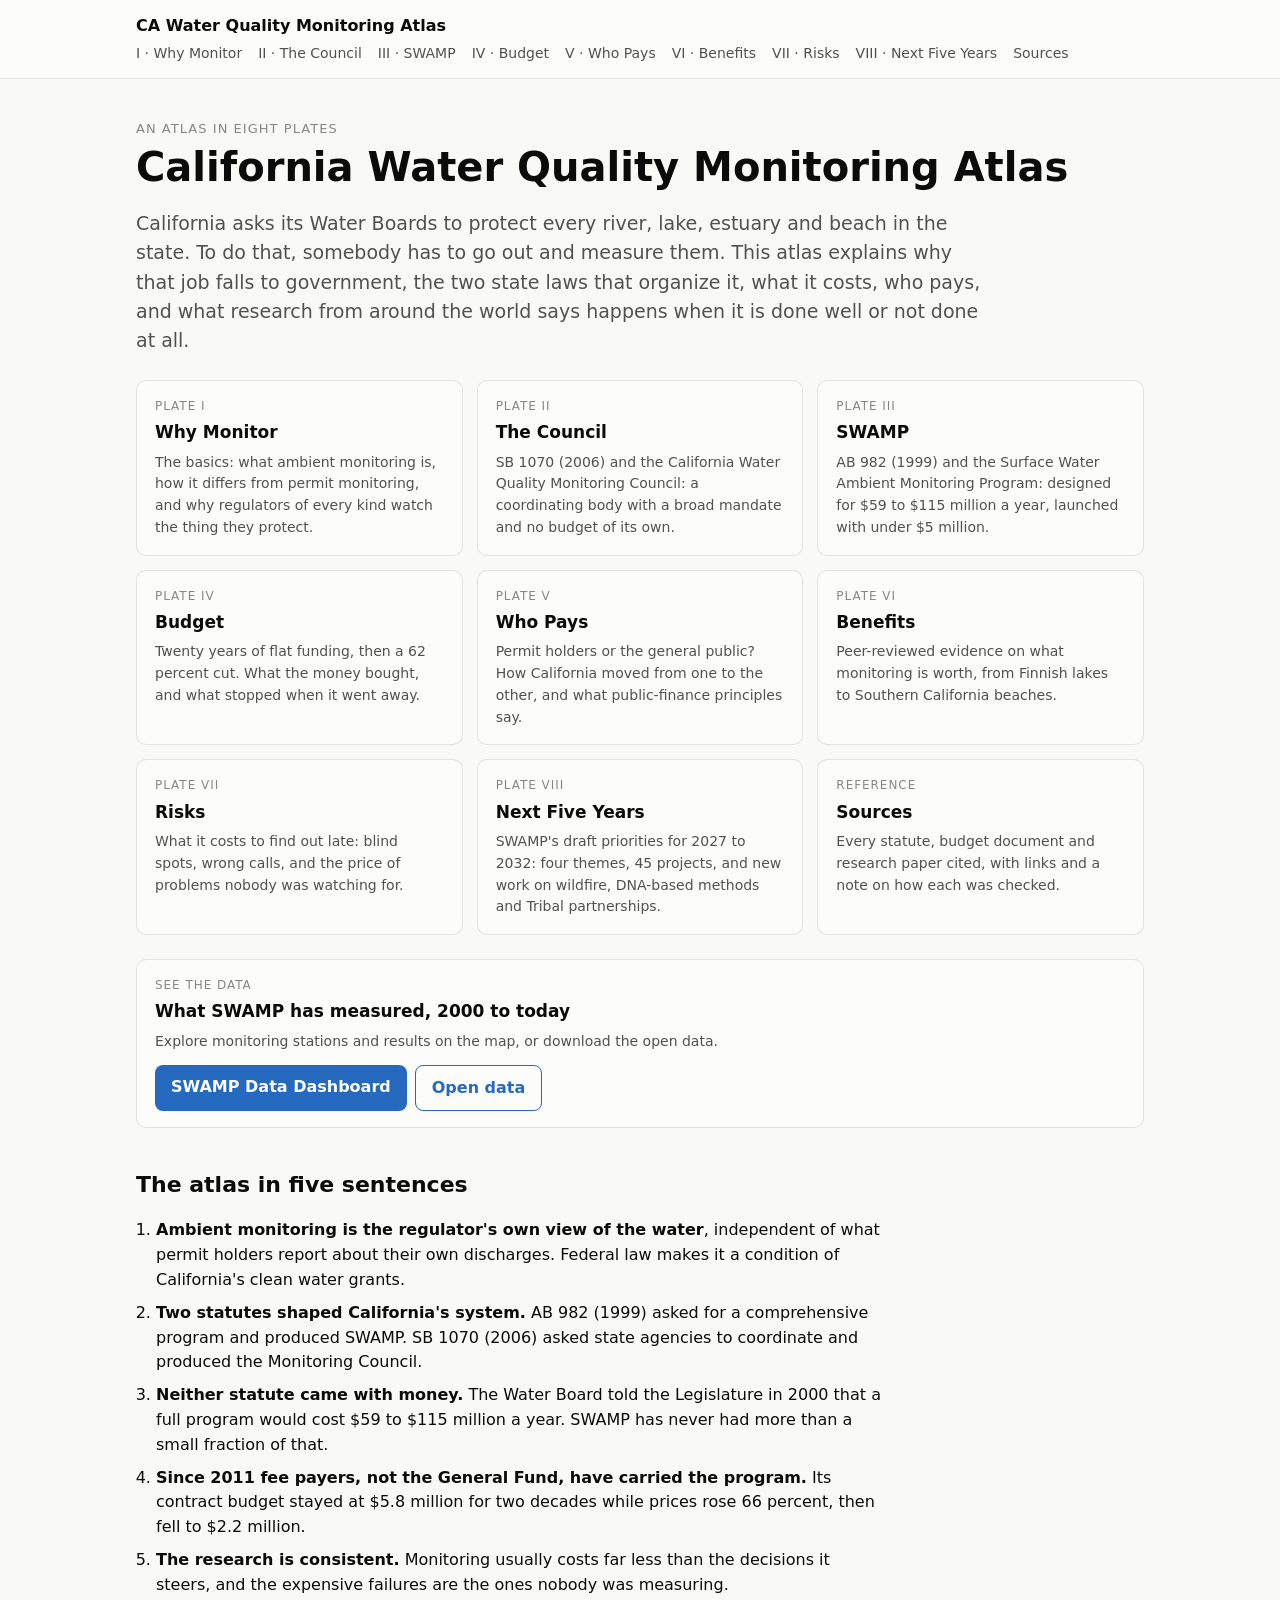
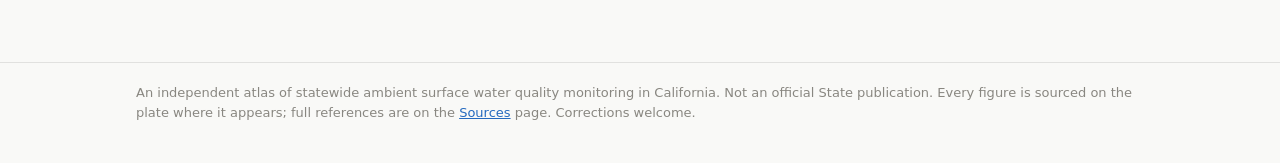
<file: index.html>
<!doctype html>
<html lang="en" data-root="">
<head>
<meta charset="utf-8">
<meta name="viewport" content="width=device-width, initial-scale=1">
<title>CA Water Quality Monitoring Atlas</title>
<meta name="description" content="An atlas of statewide ambient surface water quality monitoring in California: why governments monitor, the two statutes behind the Monitoring Council and SWAMP, what it costs, who pays, and what the research says.">
<link rel="stylesheet" href="assets/atlas.css">
<style>
  .plates { display: grid; gap: 14px; grid-template-columns: repeat(auto-fill, minmax(280px, 1fr)); margin-top: 24px; }
  .plates a.card { text-decoration: none; color: var(--ink); display: block; transition: border-color .15s; }
  .plates a.card:hover { border-color: var(--accent); }
  .plates .n { font-size: 12px; letter-spacing: .08em; text-transform: uppercase; color: var(--muted); }
  .plates h3 { margin: 4px 0 6px; }
  .plates p { margin: 0; font-size: 14px; color: var(--ink-2); }
  .five { margin-top: 36px; }
  .five ol { padding-left: 20px; }
  .five li { margin-bottom: 8px; }
</style>
</head>
<body>
<main class="wrap">
  <div class="plate-no">An atlas in eight plates</div>
  <h1>California Water Quality Monitoring Atlas</h1>
  <p class="lede">California asks its Water Boards to protect every river, lake, estuary and beach in the state. To do that, somebody has to go out and measure them. This atlas explains why that job falls to government, the two state laws that organize it, what it costs, who pays, and what research from around the world says happens when it is done well or not done at all.</p>

  <div class="plates">
    <a class="card" href="plates/why.html"><div class="n">Plate I</div><h3>Why Monitor</h3><p>The basics: what ambient monitoring is, how it differs from permit monitoring, and why regulators of every kind watch the thing they protect.</p></a>
    <a class="card" href="plates/council.html"><div class="n">Plate II</div><h3>The Council</h3><p>SB 1070 (2006) and the California Water Quality Monitoring Council: a coordinating body with a broad mandate and no budget of its own.</p></a>
    <a class="card" href="plates/swamp.html"><div class="n">Plate III</div><h3>SWAMP</h3><p>AB 982 (1999) and the Surface Water Ambient Monitoring Program: designed for $59 to $115 million a year, launched with under $5 million.</p></a>
    <a class="card" href="plates/budget.html"><div class="n">Plate IV</div><h3>Budget</h3><p>Twenty years of flat funding, then a 62 percent cut. What the money bought, and what stopped when it went away.</p></a>
    <a class="card" href="plates/who-pays.html"><div class="n">Plate V</div><h3>Who Pays</h3><p>Permit holders or the general public? How California moved from one to the other, and what public-finance principles say.</p></a>
    <a class="card" href="plates/benefits.html"><div class="n">Plate VI</div><h3>Benefits</h3><p>Peer-reviewed evidence on what monitoring is worth, from Finnish lakes to Southern California beaches.</p></a>
    <a class="card" href="plates/risks.html"><div class="n">Plate VII</div><h3>Risks</h3><p>What it costs to find out late: blind spots, wrong calls, and the price of problems nobody was watching for.</p></a>
    <a class="card" href="plates/priorities.html"><div class="n">Plate VIII</div><h3>Next Five Years</h3><p>SWAMP's draft priorities for 2027 to 2032: four themes, 45 projects, and new work on wildfire, DNA-based methods and Tribal partnerships.</p></a>
    <a class="card" href="plates/sources.html"><div class="n">Reference</div><h3>Sources</h3><p>Every statute, budget document and research paper cited, with links and a note on how each was checked.</p></a>
  </div>

  <div class="card" style="margin-top:24px;display:flex;flex-wrap:wrap;gap:12px 24px;align-items:center;justify-content:space-between">
    <div><div style="font-size:12px;letter-spacing:.08em;text-transform:uppercase;color:var(--muted)">See the data</div><h3 style="margin:4px 0 6px">What SWAMP has measured, 2000 to today</h3><p style="margin:0;font-size:14px;color:var(--ink-2)">Explore monitoring stations and results on the map, or download the open data.</p></div>
    <div style="display:flex;gap:8px;flex-wrap:wrap"><a href="https://gispublic.waterboards.ca.gov/swamp-data/" style="font-weight:600;padding:10px 16px;border-radius:8px;background:var(--accent);color:var(--surface);text-decoration:none">SWAMP Data Dashboard</a><a href="https://data.ca.gov/@california-state-water-resources-control-board/surface-water-ambient-monitoring-program" style="font-weight:600;padding:10px 16px;border:1px solid var(--accent);border-radius:8px;text-decoration:none">Open data</a></div>
  </div>

  <div class="five">
    <h2>The atlas in five sentences</h2>
    <ol>
      <li><b>Ambient monitoring is the regulator's own view of the water</b>, independent of what permit holders report about their own discharges. Federal law makes it a condition of California's clean water grants.</li>
      <li><b>Two statutes shaped California's system.</b> AB 982 (1999) asked for a comprehensive program and produced SWAMP. SB 1070 (2006) asked state agencies to coordinate and produced the Monitoring Council.</li>
      <li><b>Neither statute came with money.</b> The Water Board told the Legislature in 2000 that a full program would cost $59 to $115 million a year. SWAMP has never had more than a small fraction of that.</li>
      <li><b>Since 2011 fee payers, not the General Fund, have carried the program.</b> Its contract budget stayed at $5.8 million for two decades while prices rose 66 percent, then fell to $2.2 million.</li>
      <li><b>The research is consistent.</b> Monitoring usually costs far less than the decisions it steers, and the expensive failures are the ones nobody was measuring.</li>
    </ol>
  </div>
</main>
<script src="assets/refs.js"></script>
<script src="assets/atlas.js"></script>
</body>
</html>
</file>
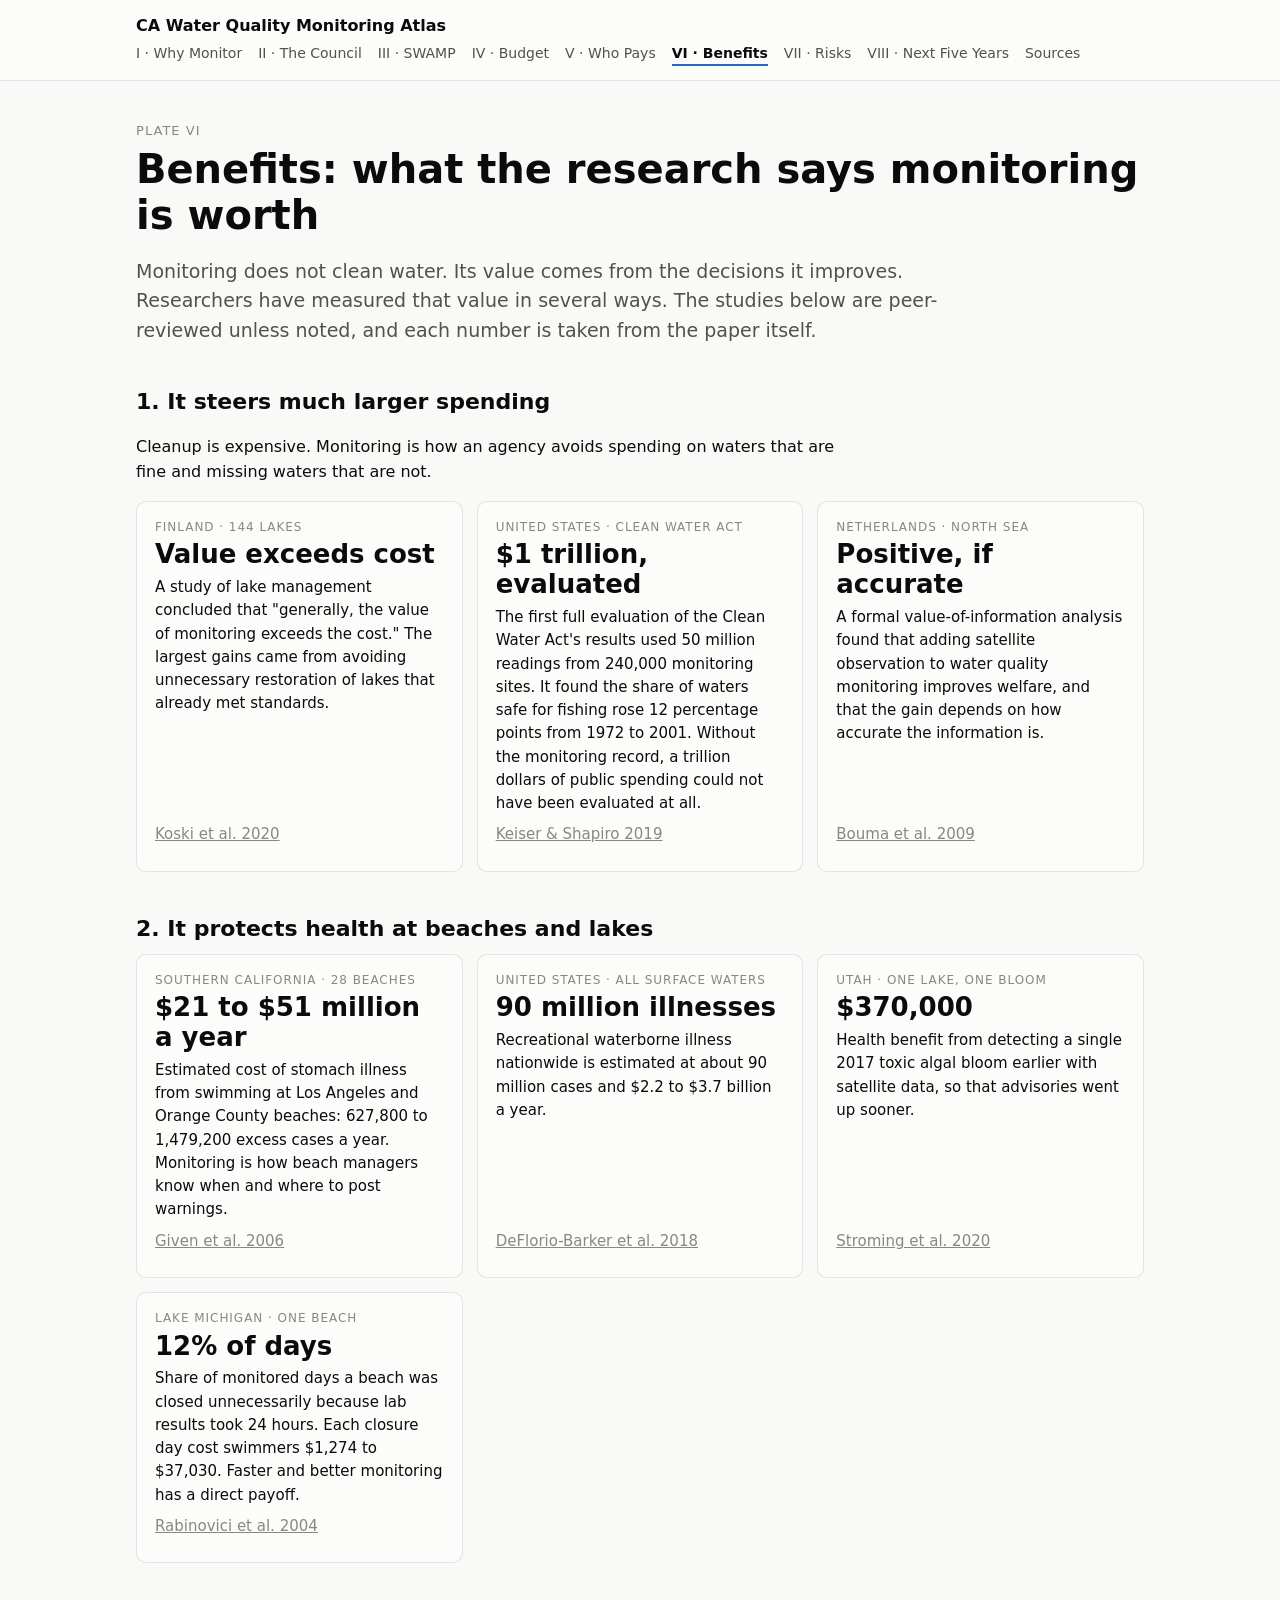
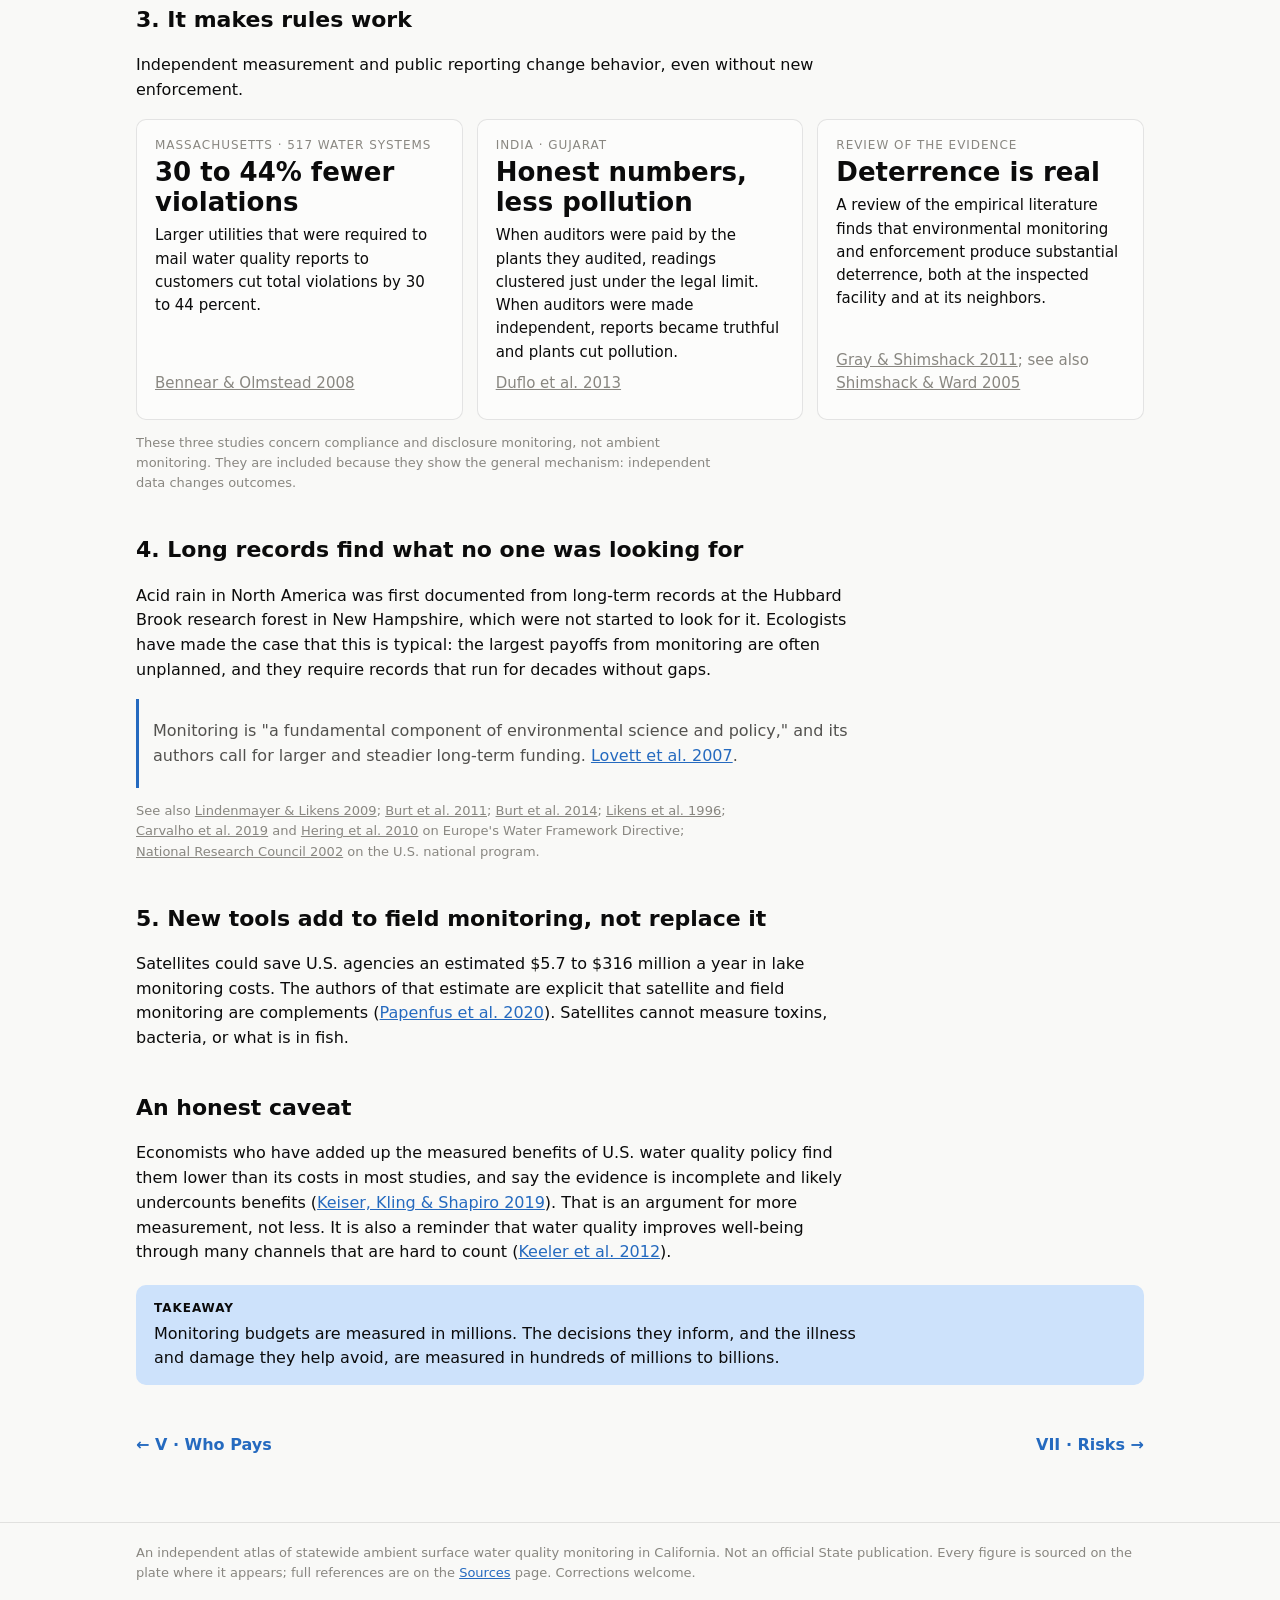
<file: plates/benefits.html>
<!doctype html>
<html lang="en" data-root="../">
<head>
<meta charset="utf-8">
<meta name="viewport" content="width=device-width, initial-scale=1">
<title>Benefits · CA Water Quality Monitoring Atlas</title>
<link rel="stylesheet" href="../assets/atlas.css">
<style>
  .ev { display: grid; gap: 14px; grid-template-columns: repeat(auto-fit, minmax(300px, 1fr)); }
  .ev .card { display: flex; flex-direction: column; }
  .ev .where { font-size: 12px; letter-spacing: .08em; text-transform: uppercase; color: var(--muted); }
  .ev .big { font-size: 26px; font-weight: 700; line-height: 1.15; margin: 4px 0 6px; }
  .ev p { margin: 0 0 8px; font-size: 15px; }
  .ev .src { margin-top: auto; }
</style>
</head>
<body>
<main class="wrap">
  <div class="plate-no">Plate VI</div>
  <h1>Benefits: what the research says monitoring is worth</h1>
  <p class="lede">Monitoring does not clean water. Its value comes from the decisions it improves. Researchers have measured that value in several ways. The studies below are peer-reviewed unless noted, and each number is taken from the paper itself.</p>

  <h2>1. It steers much larger spending</h2>
  <p>Cleanup is expensive. Monitoring is how an agency avoids spending on waters that are fine and missing waters that are not.</p>
  <div class="ev">
    <div class="card"><div class="where">Finland · 144 lakes</div><div class="big">Value exceeds cost</div><p>A study of lake management concluded that "generally, the value of monitoring exceeds the cost." The largest gains came from avoiding unnecessary restoration of lakes that already met standards.</p><p class="src"><a data-ref="koski2020"></a></p></div>
    <div class="card"><div class="where">United States · Clean Water Act</div><div class="big">$1 trillion, evaluated</div><p>The first full evaluation of the Clean Water Act's results used 50 million readings from 240,000 monitoring sites. It found the share of waters safe for fishing rose 12 percentage points from 1972 to 2001. Without the monitoring record, a trillion dollars of public spending could not have been evaluated at all.</p><p class="src"><a data-ref="keiser2019qje"></a></p></div>
    <div class="card"><div class="where">Netherlands · North Sea</div><div class="big">Positive, if accurate</div><p>A formal value-of-information analysis found that adding satellite observation to water quality monitoring improves welfare, and that the gain depends on how accurate the information is.</p><p class="src"><a data-ref="bouma2009"></a></p></div>
  </div>

  <h2>2. It protects health at beaches and lakes</h2>
  <div class="ev">
    <div class="card"><div class="where">Southern California · 28 beaches</div><div class="big">$21 to $51 million a year</div><p>Estimated cost of stomach illness from swimming at Los Angeles and Orange County beaches: 627,800 to 1,479,200 excess cases a year. Monitoring is how beach managers know when and where to post warnings.</p><p class="src"><a data-ref="given2006"></a></p></div>
    <div class="card"><div class="where">United States · all surface waters</div><div class="big">90 million illnesses</div><p>Recreational waterborne illness nationwide is estimated at about 90 million cases and $2.2 to $3.7 billion a year.</p><p class="src"><a data-ref="deflorio2018"></a></p></div>
    <div class="card"><div class="where">Utah · one lake, one bloom</div><div class="big">$370,000</div><p>Health benefit from detecting a single 2017 toxic algal bloom earlier with satellite data, so that advisories went up sooner.</p><p class="src"><a data-ref="stroming2020"></a></p></div>
    <div class="card"><div class="where">Lake Michigan · one beach</div><div class="big">12% of days</div><p>Share of monitored days a beach was closed unnecessarily because lab results took 24 hours. Each closure day cost swimmers $1,274 to $37,030. Faster and better monitoring has a direct payoff.</p><p class="src"><a data-ref="rabinovici2004"></a></p></div>
  </div>

  <h2>3. It makes rules work</h2>
  <p>Independent measurement and public reporting change behavior, even without new enforcement.</p>
  <div class="ev">
    <div class="card"><div class="where">Massachusetts · 517 water systems</div><div class="big">30 to 44% fewer violations</div><p>Larger utilities that were required to mail water quality reports to customers cut total violations by 30 to 44 percent.</p><p class="src"><a data-ref="bennear2008"></a></p></div>
    <div class="card"><div class="where">India · Gujarat</div><div class="big">Honest numbers, less pollution</div><p>When auditors were paid by the plants they audited, readings clustered just under the legal limit. When auditors were made independent, reports became truthful and plants cut pollution.</p><p class="src"><a data-ref="duflo2013"></a></p></div>
    <div class="card"><div class="where">Review of the evidence</div><div class="big">Deterrence is real</div><p>A review of the empirical literature finds that environmental monitoring and enforcement produce substantial deterrence, both at the inspected facility and at its neighbors.</p><p class="src"><a data-ref="gray2011"></a>; see also <a data-ref="shimshack2005"></a></p></div>
  </div>
  <p class="src">These three studies concern compliance and disclosure monitoring, not ambient monitoring. They are included because they show the general mechanism: independent data changes outcomes.</p>

  <h2>4. Long records find what no one was looking for</h2>
  <p>Acid rain in North America was first documented from long-term records at the Hubbard Brook research forest in New Hampshire, which were not started to look for it. Ecologists have made the case that this is typical: the largest payoffs from monitoring are often unplanned, and they require records that run for decades without gaps.</p>
  <div class="callout"><p>Monitoring is "a fundamental component of environmental science and policy," and its authors call for larger and steadier long-term funding. <a data-ref="lovett2007"></a>.</p></div>
  <p class="src">See also <a data-ref="lindenmayer2009"></a>; <a data-ref="burt2011"></a>; <a data-ref="burt2014"></a>; <a data-ref="likens1996"></a>; <a data-ref="carvalho2019"></a> and <a data-ref="hering2010"></a> on Europe's Water Framework Directive; <a data-ref="nrc2002"></a> on the U.S. national program.</p>

  <h2>5. New tools add to field monitoring, not replace it</h2>
  <p>Satellites could save U.S. agencies an estimated $5.7 to $316 million a year in lake monitoring costs. The authors of that estimate are explicit that satellite and field monitoring are complements (<a data-ref="papenfus2020"></a>). Satellites cannot measure toxins, bacteria, or what is in fish.</p>

  <h2>An honest caveat</h2>
  <p>Economists who have added up the measured benefits of U.S. water quality policy find them lower than its costs in most studies, and say the evidence is incomplete and likely undercounts benefits (<a data-ref="keiser2019pnas"></a>). That is an argument for more measurement, not less. It is also a reminder that water quality improves well-being through many channels that are hard to count (<a data-ref="keeler2012"></a>).</p>

  <div class="takeaway"><b>Takeaway</b><p>Monitoring budgets are measured in millions. The decisions they inform, and the illness and damage they help avoid, are measured in hundreds of millions to billions.</p></div>
</main>
<script src="../assets/refs.js"></script>
<script src="../assets/atlas.js"></script>
</body>
</html>
</file>
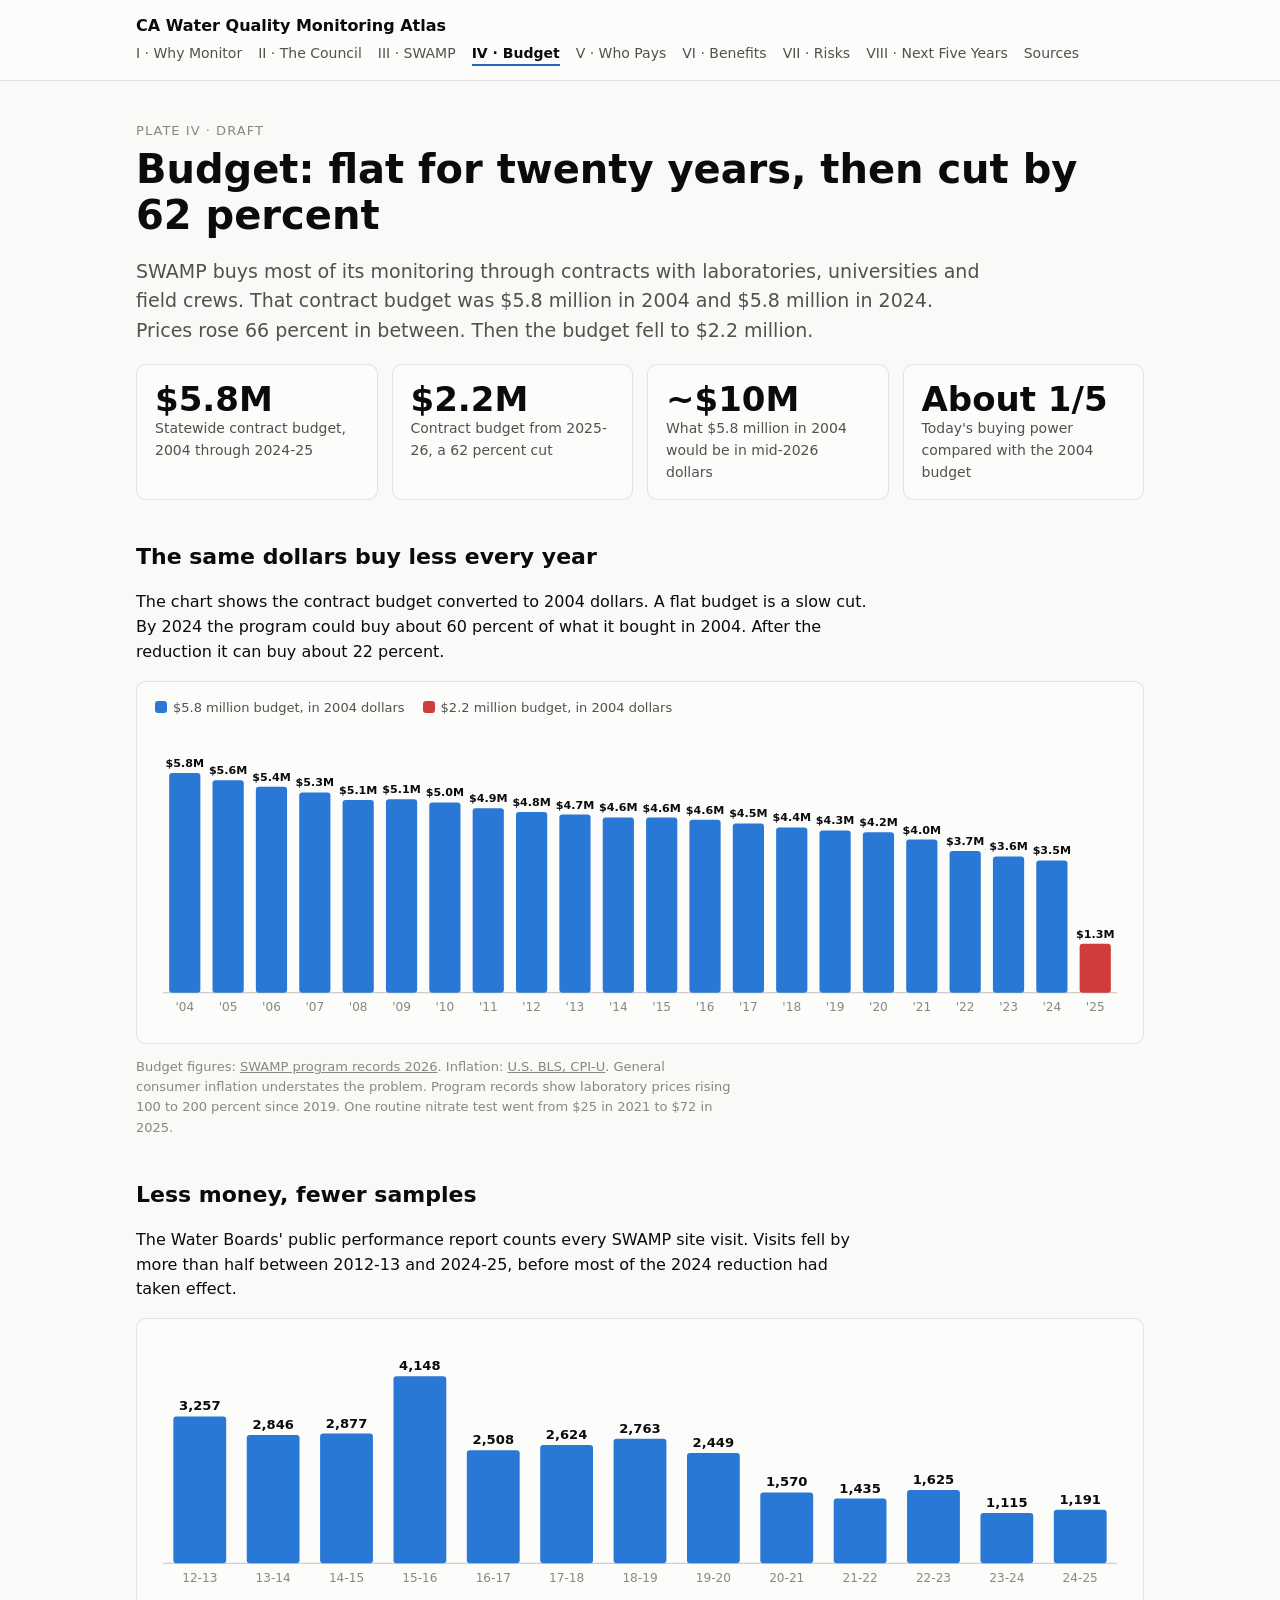
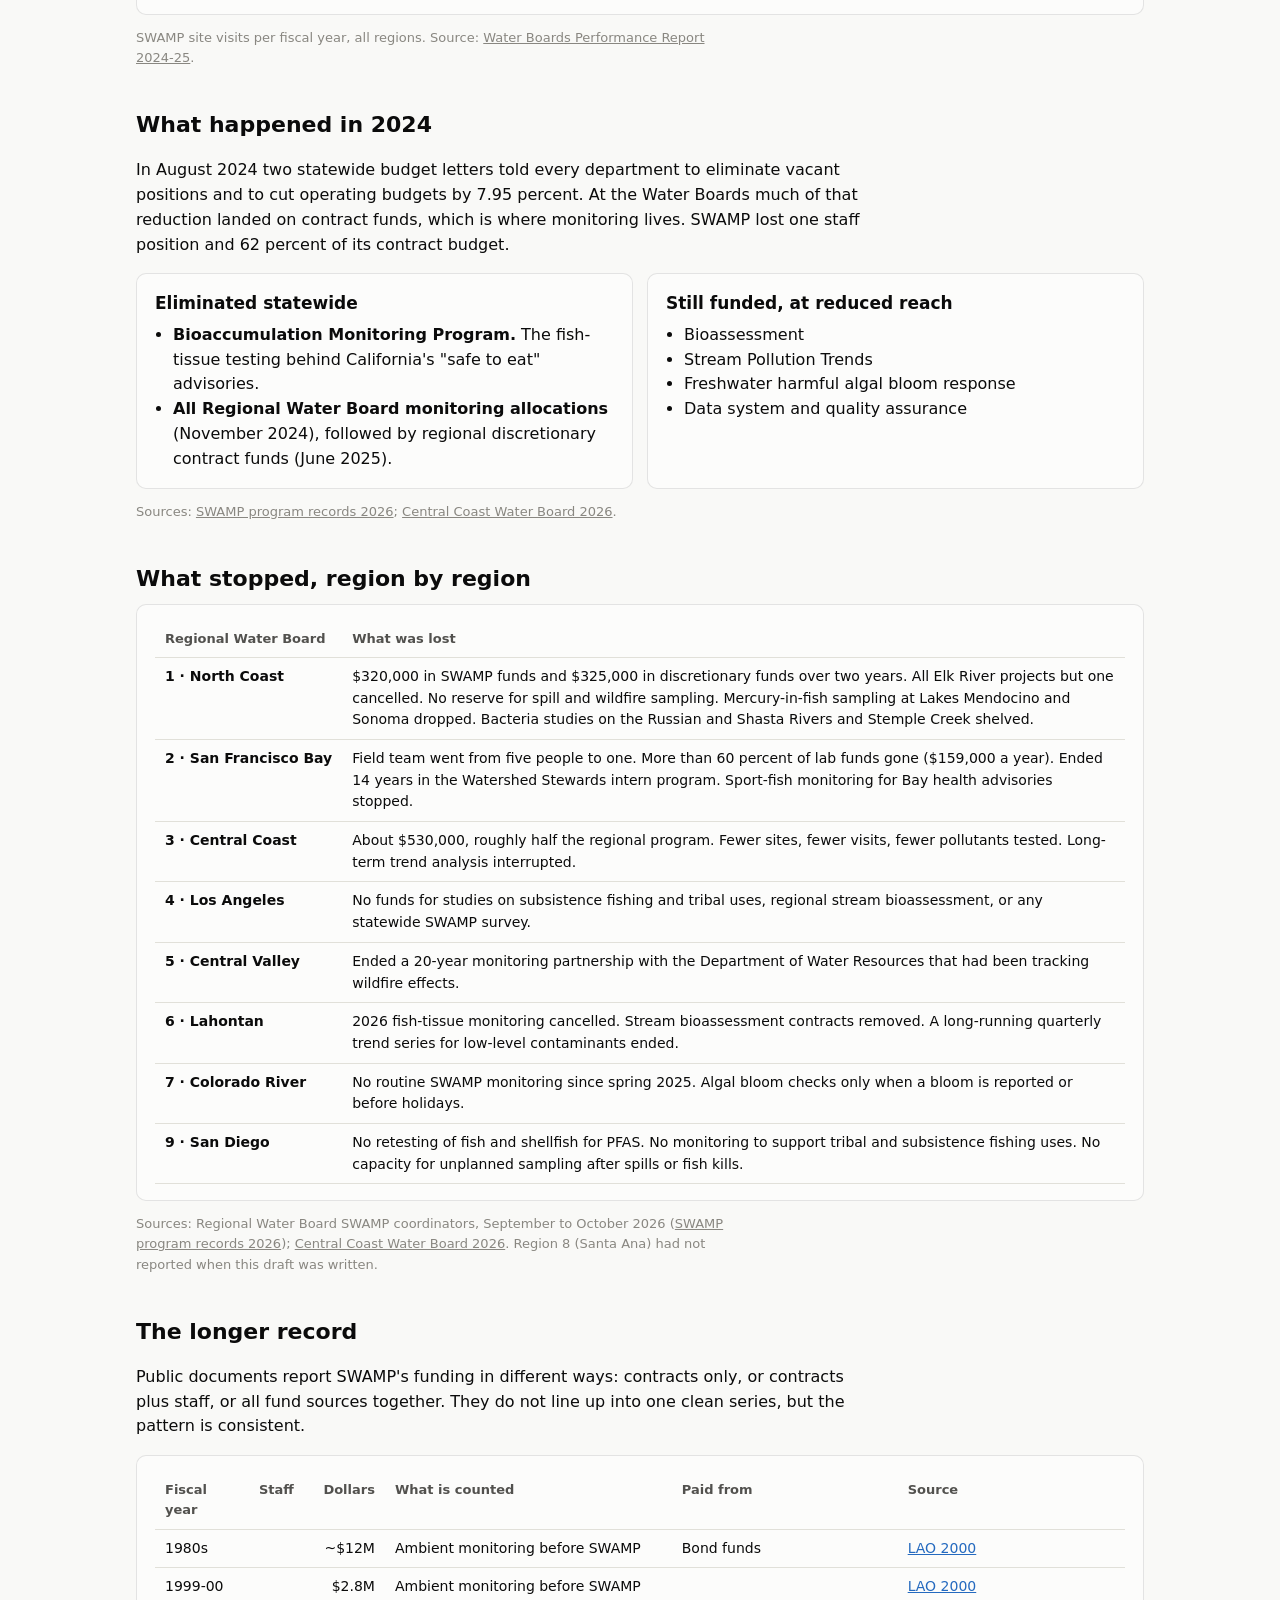
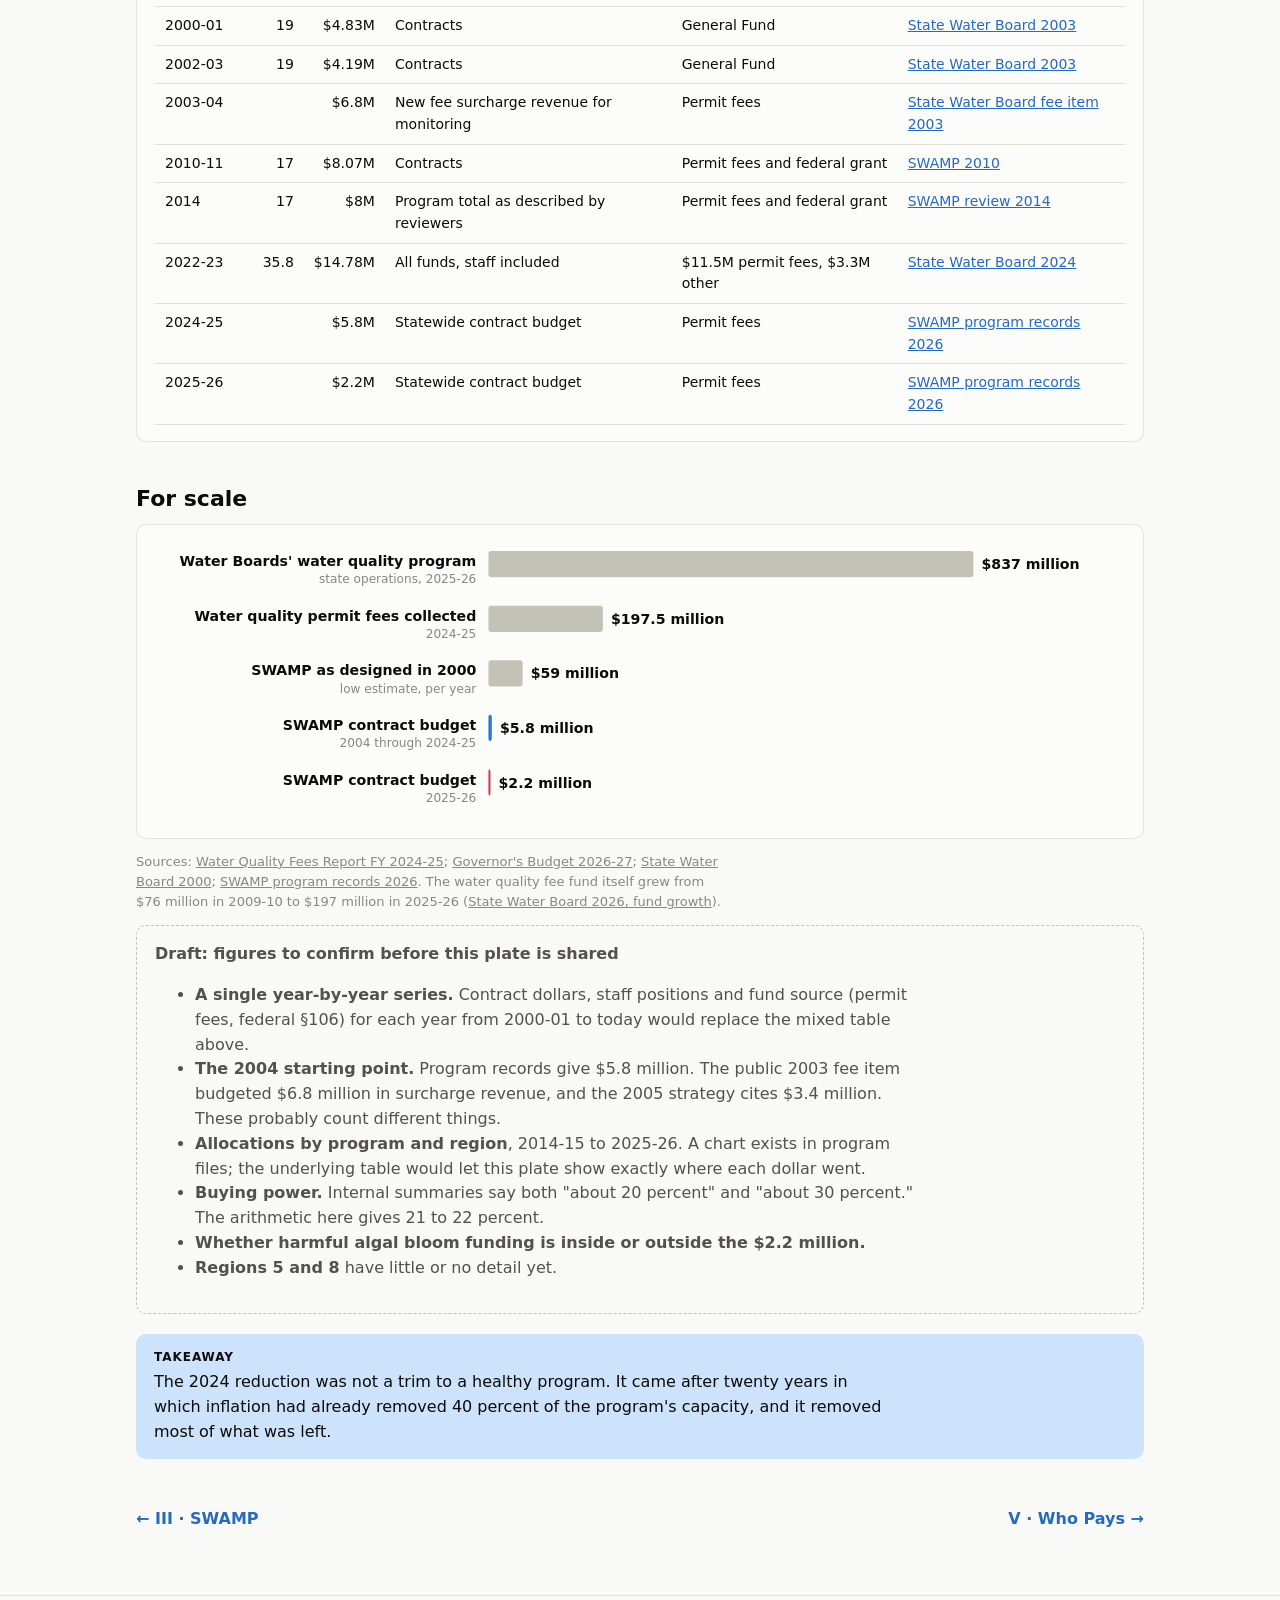
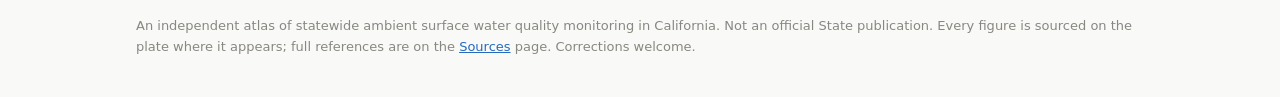
<file: plates/budget.html>
<!doctype html>
<html lang="en" data-root="../">
<head>
<meta charset="utf-8">
<meta name="viewport" content="width=device-width, initial-scale=1">
<title>Budget · CA Water Quality Monitoring Atlas</title>
<link rel="stylesheet" href="../assets/atlas.css">
<style>
  .req td:first-child { white-space: nowrap; font-weight: 600; }
  td.num, th.num { text-align: right; font-variant-numeric: tabular-nums; white-space: nowrap; }
  .key { display: flex; flex-wrap: wrap; gap: 6px 18px; font-size: 13px; color: var(--ink-2); margin-bottom: 6px; }
  .key i { display: inline-block; width: 12px; height: 12px; border-radius: 3px; margin-right: 6px; vertical-align: -1px; }
</style>
</head>
<body>
<main class="wrap">
  <div class="plate-no">Plate IV · Draft</div>
  <h1>Budget: flat for twenty years, then cut by 62 percent</h1>
  <p class="lede">SWAMP buys most of its monitoring through contracts with laboratories, universities and field crews. That contract budget was $5.8 million in 2004 and $5.8 million in 2024. Prices rose 66 percent in between. Then the budget fell to $2.2 million.</p>

  <div class="grid">
    <div class="card stat"><div class="v">$5.8M</div><div class="l">Statewide contract budget, 2004 through 2024-25</div></div>
    <div class="card stat"><div class="v">$2.2M</div><div class="l">Contract budget from 2025-26, a 62 percent cut</div></div>
    <div class="card stat"><div class="v">~$10M</div><div class="l">What $5.8 million in 2004 would be in mid-2026 dollars</div></div>
    <div class="card stat"><div class="v">About 1/5</div><div class="l">Today's buying power compared with the 2004 budget</div></div>
  </div>

  <h2>The same dollars buy less every year</h2>
  <p>The chart shows the contract budget converted to 2004 dollars. A flat budget is a slow cut. By 2024 the program could buy about 60 percent of what it bought in 2004. After the reduction it can buy about 22 percent.</p>
  <div class="card">
    <div class="key"><span><i style="background:var(--s1)"></i>$5.8 million budget, in 2004 dollars</span><span><i style="background:var(--critical)"></i>$2.2 million budget, in 2004 dollars</span></div>
    <div id="power"></div>
  </div>
  <p class="src">Budget figures: <a data-ref="swampint"></a>. Inflation: <a data-ref="bls"></a>. General consumer inflation understates the problem. Program records show laboratory prices rising 100 to 200 percent since 2019. One routine nitrate test went from $25 in 2021 to $72 in 2025.</p>

  <h2>Less money, fewer samples</h2>
  <p>The Water Boards' public performance report counts every SWAMP site visit. Visits fell by more than half between 2012-13 and 2024-25, before most of the 2024 reduction had taken effect.</p>
  <div class="card"><div id="visits"></div></div>
  <p class="src">SWAMP site visits per fiscal year, all regions. Source: <a data-ref="perf"></a>.</p>

  <h2>What happened in 2024</h2>
  <p>In August 2024 two statewide budget letters told every department to eliminate vacant positions and to cut operating budgets by 7.95 percent. At the Water Boards much of that reduction landed on contract funds, which is where monitoring lives. SWAMP lost one staff position and 62 percent of its contract budget.</p>
  <div class="two">
    <div class="card"><h3>Eliminated statewide</h3><ul>
      <li><b>Bioaccumulation Monitoring Program.</b> The fish-tissue testing behind California's "safe to eat" advisories.</li>
      <li><b>All Regional Water Board monitoring allocations</b> (November 2024), followed by regional discretionary contract funds (June 2025).</li>
    </ul></div>
    <div class="card"><h3>Still funded, at reduced reach</h3><ul>
      <li>Bioassessment</li>
      <li>Stream Pollution Trends</li>
      <li>Freshwater harmful algal bloom response</li>
      <li>Data system and quality assurance</li>
    </ul></div>
  </div>
  <p class="src">Sources: <a data-ref="swampint"></a>; <a data-ref="r3staff2026"></a>.</p>

  <h2>What stopped, region by region</h2>
  <div class="tbl-scroll card">
  <table class="req">
    <thead><tr><th>Regional Water Board</th><th>What was lost</th></tr></thead>
    <tbody>
      <tr><td>1 · North Coast</td><td>$320,000 in SWAMP funds and $325,000 in discretionary funds over two years. All Elk River projects but one cancelled. No reserve for spill and wildfire sampling. Mercury-in-fish sampling at Lakes Mendocino and Sonoma dropped. Bacteria studies on the Russian and Shasta Rivers and Stemple Creek shelved.</td></tr>
      <tr><td>2 · San Francisco Bay</td><td>Field team went from five people to one. More than 60 percent of lab funds gone ($159,000 a year). Ended 14 years in the Watershed Stewards intern program. Sport-fish monitoring for Bay health advisories stopped.</td></tr>
      <tr><td>3 · Central Coast</td><td>About $530,000, roughly half the regional program. Fewer sites, fewer visits, fewer pollutants tested. Long-term trend analysis interrupted.</td></tr>
      <tr><td>4 · Los Angeles</td><td>No funds for studies on subsistence fishing and tribal uses, regional stream bioassessment, or any statewide SWAMP survey.</td></tr>
      <tr><td>5 · Central Valley</td><td>Ended a 20-year monitoring partnership with the Department of Water Resources that had been tracking wildfire effects.</td></tr>
      <tr><td>6 · Lahontan</td><td>2026 fish-tissue monitoring cancelled. Stream bioassessment contracts removed. A long-running quarterly trend series for low-level contaminants ended.</td></tr>
      <tr><td>7 · Colorado River</td><td>No routine SWAMP monitoring since spring 2025. Algal bloom checks only when a bloom is reported or before holidays.</td></tr>
      <tr><td>9 · San Diego</td><td>No retesting of fish and shellfish for PFAS. No monitoring to support tribal and subsistence fishing uses. No capacity for unplanned sampling after spills or fish kills.</td></tr>
    </tbody>
  </table>
  </div>
  <p class="src">Sources: Regional Water Board SWAMP coordinators, September to October 2026 (<a data-ref="swampint"></a>); <a data-ref="r3staff2026"></a>. Region 8 (Santa Ana) had not reported when this draft was written.</p>

  <h2>The longer record</h2>
  <p>Public documents report SWAMP's funding in different ways: contracts only, or contracts plus staff, or all fund sources together. They do not line up into one clean series, but the pattern is consistent.</p>
  <div class="tbl-scroll card">
  <table>
    <thead><tr><th>Fiscal year</th><th class="num">Staff</th><th class="num">Dollars</th><th>What is counted</th><th>Paid from</th><th>Source</th></tr></thead>
    <tbody>
      <tr><td>1980s</td><td class="num"></td><td class="num">~$12M</td><td>Ambient monitoring before SWAMP</td><td>Bond funds</td><td><a data-ref="lao2000"></a></td></tr>
      <tr><td>1999-00</td><td class="num"></td><td class="num">$2.8M</td><td>Ambient monitoring before SWAMP</td><td></td><td><a data-ref="lao2000"></a></td></tr>
      <tr><td>2000-01</td><td class="num">19</td><td class="num">$4.83M</td><td>Contracts</td><td>General Fund</td><td><a data-ref="rpt2003"></a></td></tr>
      <tr><td>2002-03</td><td class="num">19</td><td class="num">$4.19M</td><td>Contracts</td><td>General Fund</td><td><a data-ref="rpt2003"></a></td></tr>
      <tr><td>2003-04</td><td class="num"></td><td class="num">$6.8M</td><td>New fee surcharge revenue for monitoring</td><td>Permit fees</td><td><a data-ref="fee2003"></a></td></tr>
      <tr><td>2010-11</td><td class="num">17</td><td class="num">$8.07M</td><td>Contracts</td><td>Permit fees and federal grant</td><td><a data-ref="needs2010"></a></td></tr>
      <tr><td>2014</td><td class="num">17</td><td class="num">$8M</td><td>Program total as described by reviewers</td><td>Permit fees and federal grant</td><td><a data-ref="review2014"></a></td></tr>
      <tr><td>2022-23</td><td class="num">35.8</td><td class="num">$14.78M</td><td>All funds, staff included</td><td>$11.5M permit fees, $3.3M other</td><td><a data-ref="swrcb2024"></a></td></tr>
      <tr><td>2024-25</td><td class="num"></td><td class="num">$5.8M</td><td>Statewide contract budget</td><td>Permit fees</td><td><a data-ref="swampint"></a></td></tr>
      <tr><td>2025-26</td><td class="num"></td><td class="num">$2.2M</td><td>Statewide contract budget</td><td>Permit fees</td><td><a data-ref="swampint"></a></td></tr>
    </tbody>
  </table>
  </div>

  <h2>For scale</h2>
  <div class="card" id="scale"></div>
  <p class="src">Sources: <a data-ref="feesrpt"></a>; <a data-ref="ebudget"></a>; <a data-ref="rpt2000"></a>; <a data-ref="swampint"></a>. The water quality fee fund itself grew from $76 million in 2009-10 to $197 million in 2025-26 (<a data-ref="wdpfgrowth"></a>).</p>

  <div class="pending">
    <b>Draft: figures to confirm before this plate is shared</b>
    <ul>
      <li><b>A single year-by-year series.</b> Contract dollars, staff positions and fund source (permit fees, federal §106) for each year from 2000-01 to today would replace the mixed table above.</li>
      <li><b>The 2004 starting point.</b> Program records give $5.8 million. The public 2003 fee item budgeted $6.8 million in surcharge revenue, and the 2005 strategy cites $3.4 million. These probably count different things.</li>
      <li><b>Allocations by program and region</b>, 2014-15 to 2025-26. A chart exists in program files; the underlying table would let this plate show exactly where each dollar went.</li>
      <li><b>Buying power.</b> Internal summaries say both "about 20 percent" and "about 30 percent." The arithmetic here gives 21 to 22 percent.</li>
      <li><b>Whether harmful algal bloom funding is inside or outside the $2.2 million.</b></li>
      <li><b>Regions 5 and 8</b> have little or no detail yet.</li>
    </ul>
  </div>

  <div class="takeaway"><b>Takeaway</b><p>The 2024 reduction was not a trim to a healthy program. It came after twenty years in which inflation had already removed 40 percent of the program's capacity, and it removed most of what was left.</p></div>
</main>
<script src="../assets/refs.js"></script>
<script src="../assets/atlas.js"></script>
<script>
(() => {
  // U.S. CPI-U annual averages (BLS series CUUR0000SA0).
  const cpi = { 2004: 188.9, 2005: 195.3, 2006: 201.6, 2007: 207.342, 2008: 215.303, 2009: 214.537, 2010: 218.056, 2011: 224.939,
    2012: 229.594, 2013: 232.957, 2014: 236.736, 2015: 237.017, 2016: 240.007, 2017: 245.120, 2018: 251.107, 2019: 255.657,
    2020: 258.811, 2021: 270.970, 2022: 292.655, 2023: 304.702, 2024: 313.689, 2025: 321.943 };
  const rows = Object.keys(cpi).map(y => {
    const nominal = y >= 2025 ? 2.2 : 5.8, real = nominal * cpi[2004] / cpi[y];
    return { k: "'" + String(y).slice(2), v: real, c: y >= 2025 ? "var(--critical)" : "var(--s1)",
      tip: `<b>${y}</b><br>Budget: $${nominal.toFixed(1)} million<br>In 2004 dollars: $${real.toFixed(2)} million<br>${Math.round(real / 5.8 * 100)}% of 2004 buying power` };
  });
  vbars(document.getElementById("power"), rows, { fmt: v => "$" + v.toFixed(1) + "M", fs: 11, max: 6.4, label: "SWAMP contract budget in 2004 dollars, 2004 to 2025" });

  const sv = [3257, 2846, 2877, 4148, 2508, 2624, 2763, 2449, 1570, 1435, 1625, 1115, 1191];
  vbars(document.getElementById("visits"), sv.map((v, i) => ({ k: `${12 + i}-${13 + i}`, v })), { label: "SWAMP site visits per fiscal year, 2012-13 to 2024-25", h: 260 });

  hbars(document.getElementById("scale"), [
    { k: "Water Boards' water quality program", sub: "state operations, 2025-26", v: 836.9, lab: "$837 million", c: "var(--neutral)" },
    { k: "Water quality permit fees collected", sub: "2024-25", v: 197.5, lab: "$197.5 million", c: "var(--neutral)" },
    { k: "SWAMP as designed in 2000", sub: "low estimate, per year", v: 59, lab: "$59 million", c: "var(--neutral)" },
    { k: "SWAMP contract budget", sub: "2004 through 2024-25", v: 5.8, lab: "$5.8 million" },
    { k: "SWAMP contract budget", sub: "2025-26", v: 2.2, lab: "$2.2 million", c: "var(--critical)" },
  ], { label: "SWAMP budget compared with fee revenue and the water quality program", lw: 330 });
})();
</script>
</body>
</html>
</file>
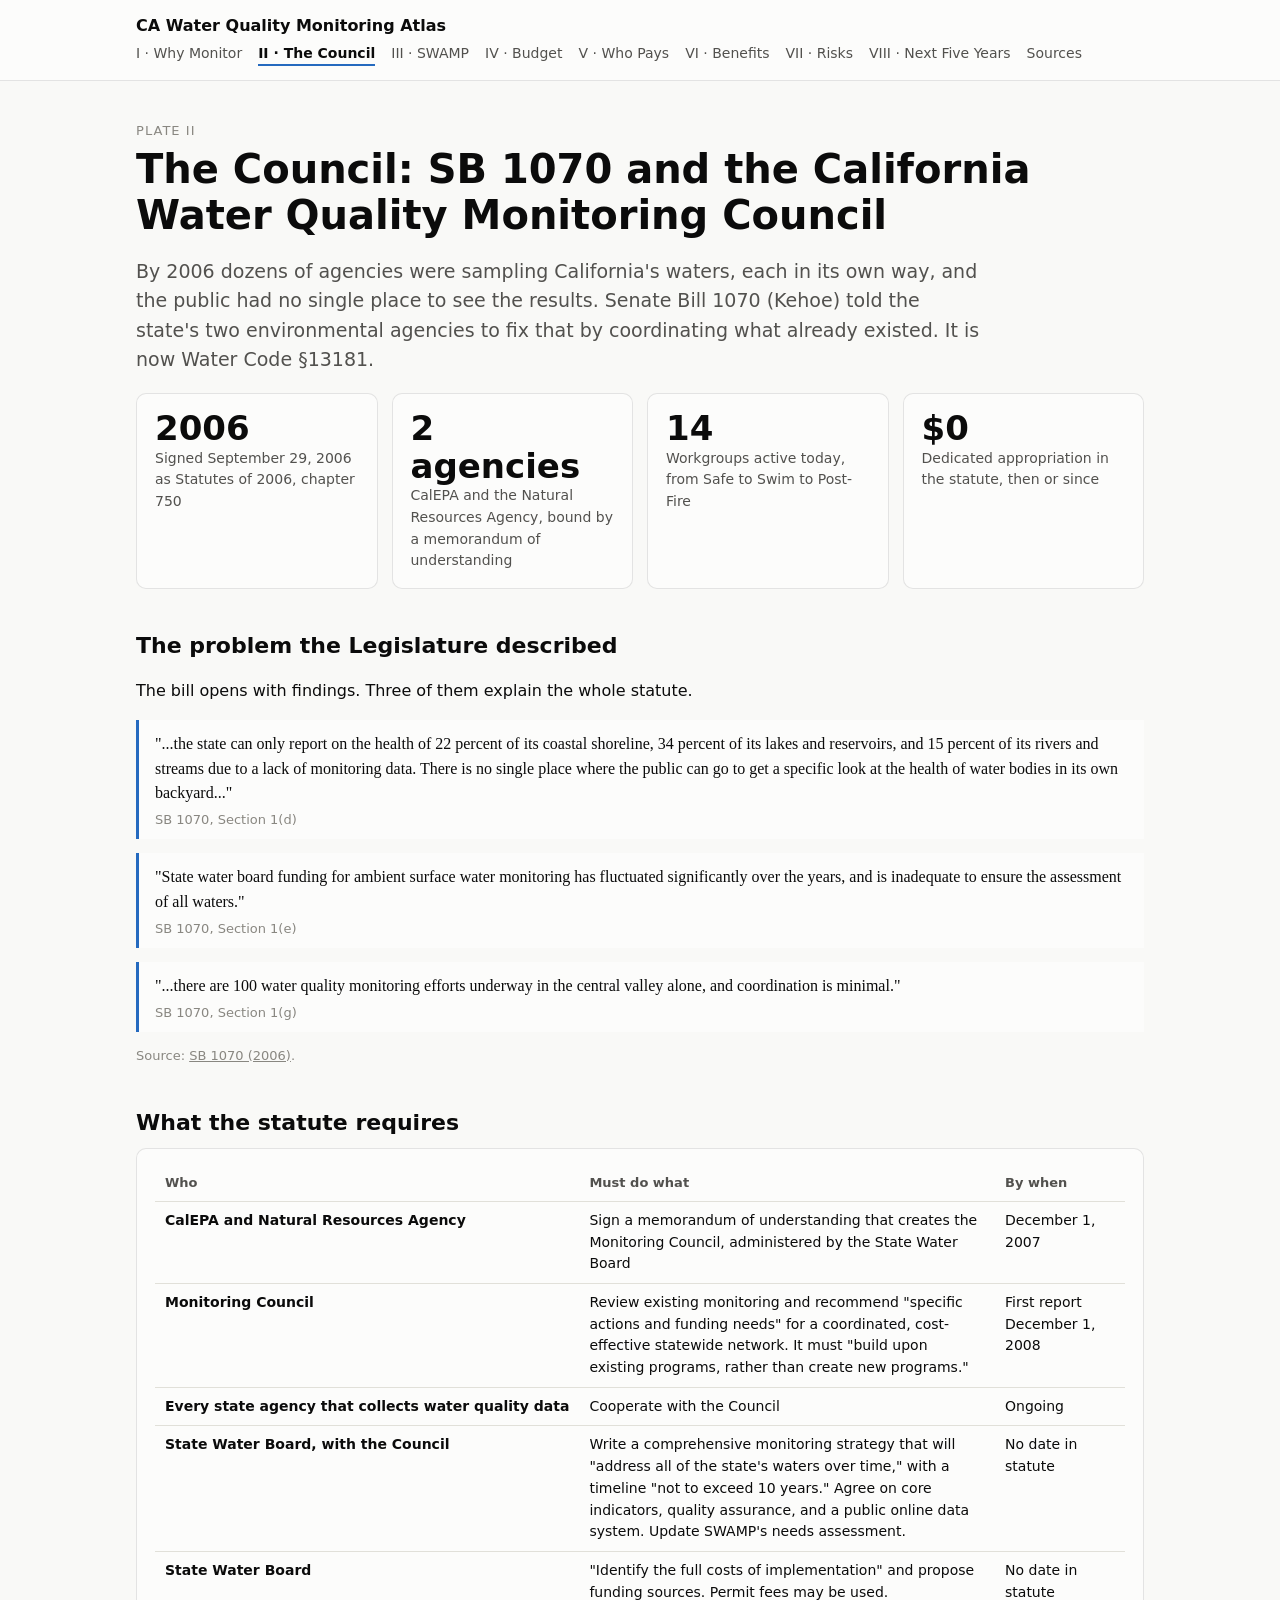
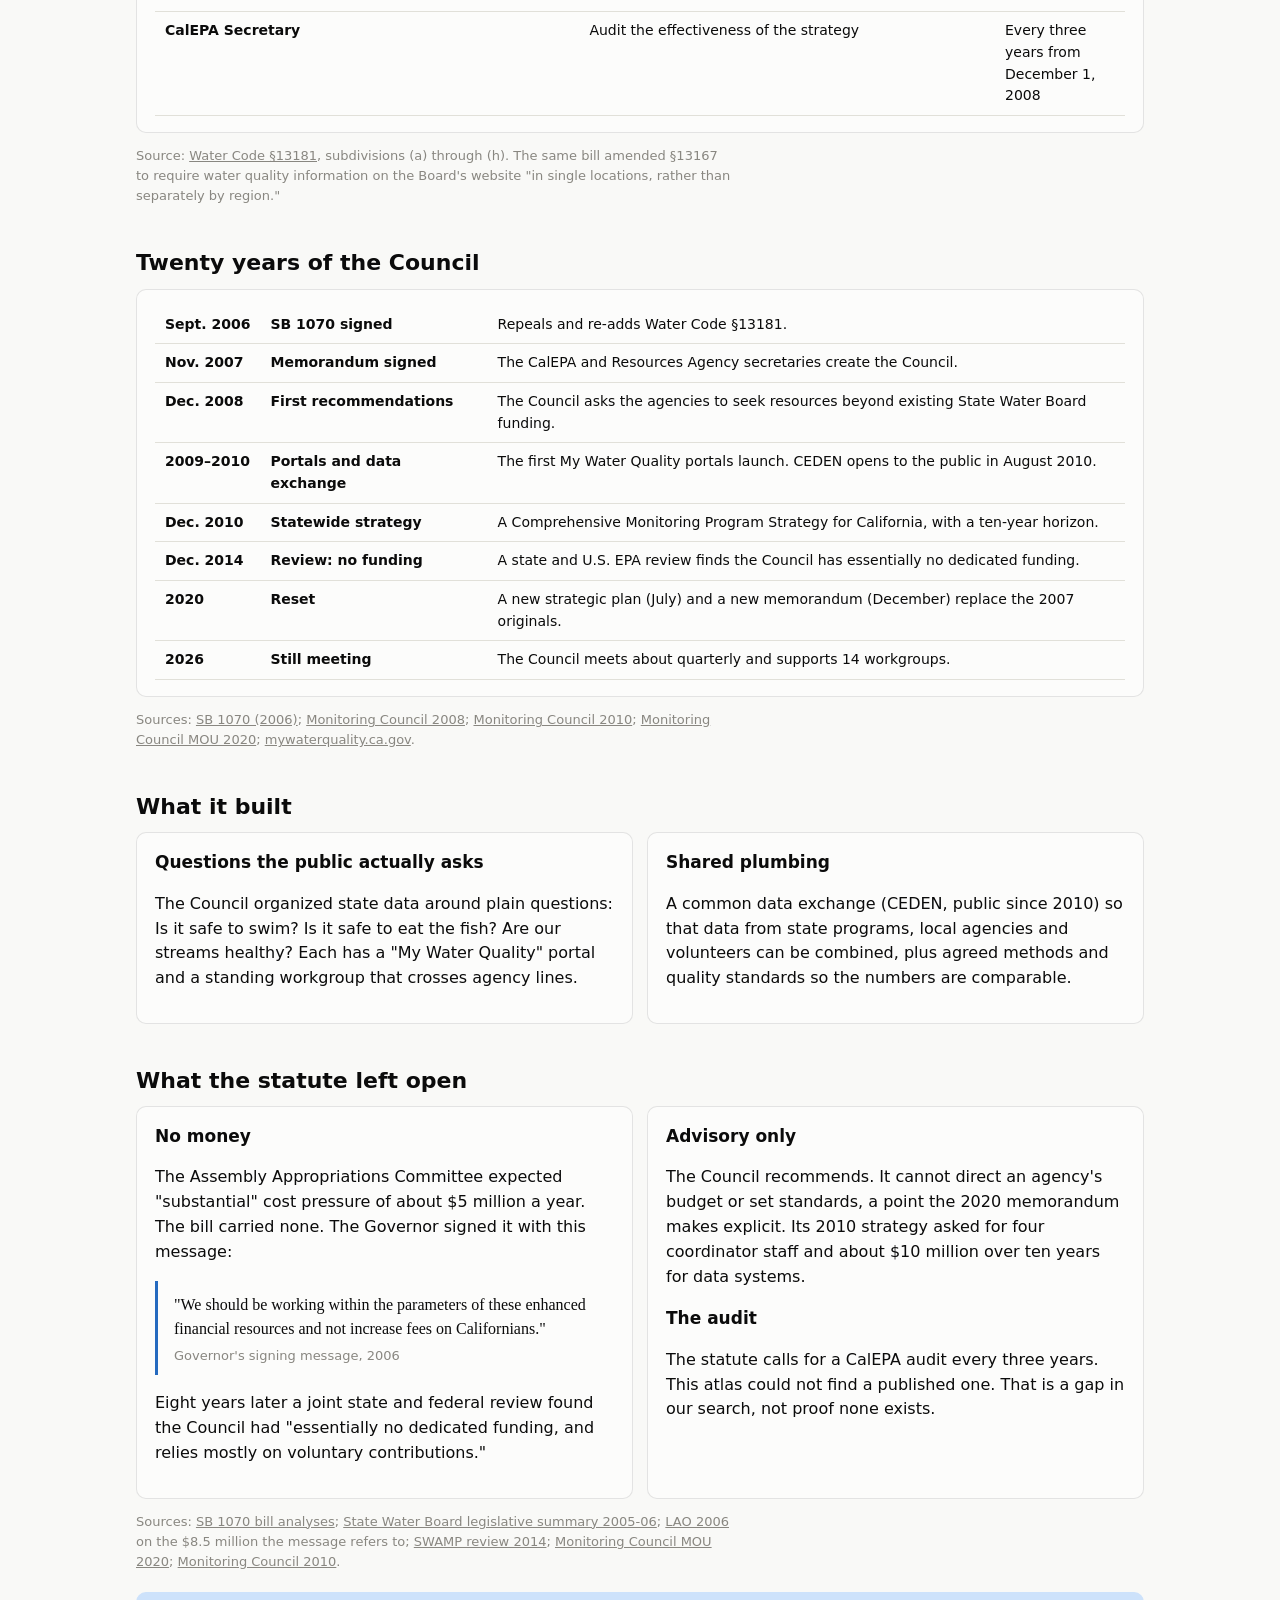
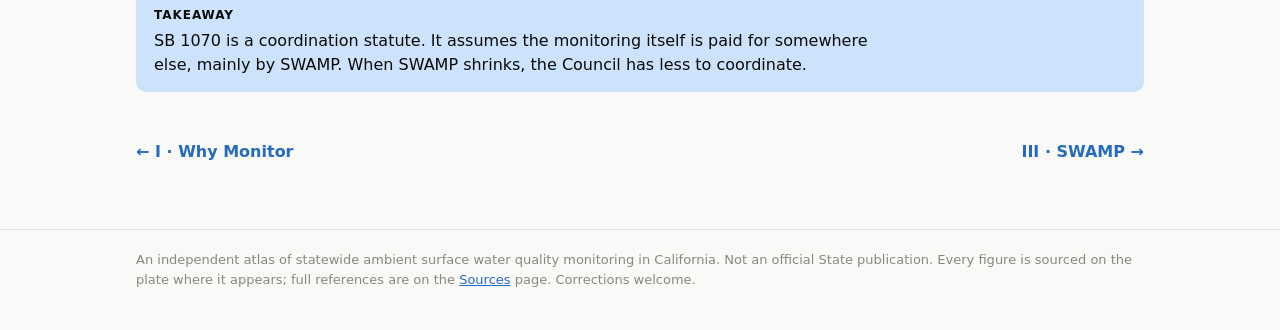
<file: plates/council.html>
<!doctype html>
<html lang="en" data-root="../">
<head>
<meta charset="utf-8">
<meta name="viewport" content="width=device-width, initial-scale=1">
<title>The Council · CA Water Quality Monitoring Atlas</title>
<link rel="stylesheet" href="../assets/atlas.css">
<style>
  .req td:first-child { white-space: nowrap; font-weight: 600; }
  #tl svg { width: 100%; height: auto; display: block; overflow: visible; }
</style>
</head>
<body>
<main class="wrap">
  <div class="plate-no">Plate II</div>
  <h1>The Council: SB 1070 and the California Water Quality Monitoring Council</h1>
  <p class="lede">By 2006 dozens of agencies were sampling California's waters, each in its own way, and the public had no single place to see the results. Senate Bill 1070 (Kehoe) told the state's two environmental agencies to fix that by coordinating what already existed. It is now Water Code §13181.</p>

  <div class="grid">
    <div class="card stat"><div class="v">2006</div><div class="l">Signed September 29, 2006 as Statutes of 2006, chapter 750</div></div>
    <div class="card stat"><div class="v">2 agencies</div><div class="l">CalEPA and the Natural Resources Agency, bound by a memorandum of understanding</div></div>
    <div class="card stat"><div class="v">14</div><div class="l">Workgroups active today, from Safe to Swim to Post-Fire</div></div>
    <div class="card stat"><div class="v">$0</div><div class="l">Dedicated appropriation in the statute, then or since</div></div>
  </div>

  <h2>The problem the Legislature described</h2>
  <p>The bill opens with findings. Three of them explain the whole statute.</p>
  <blockquote class="law">"...the state can only report on the health of 22 percent of its coastal shoreline, 34 percent of its lakes and reservoirs, and 15 percent of its rivers and streams due to a lack of monitoring data. There is no single place where the public can go to get a specific look at the health of water bodies in its own backyard..."<cite>SB 1070, Section 1(d)</cite></blockquote>
  <blockquote class="law">"State water board funding for ambient surface water monitoring has fluctuated significantly over the years, and is inadequate to ensure the assessment of all waters."<cite>SB 1070, Section 1(e)</cite></blockquote>
  <blockquote class="law">"...there are 100 water quality monitoring efforts underway in the central valley alone, and coordination is minimal."<cite>SB 1070, Section 1(g)</cite></blockquote>
  <p class="src">Source: <a data-ref="sb1070"></a>.</p>

  <h2>What the statute requires</h2>
  <div class="tbl-scroll card">
  <table class="req">
    <thead><tr><th>Who</th><th>Must do what</th><th>By when</th></tr></thead>
    <tbody>
      <tr><td>CalEPA and Natural Resources Agency</td><td>Sign a memorandum of understanding that creates the Monitoring Council, administered by the State Water Board</td><td>December 1, 2007</td></tr>
      <tr><td>Monitoring Council</td><td>Review existing monitoring and recommend "specific actions and funding needs" for a coordinated, cost-effective statewide network. It must "build upon existing programs, rather than create new programs."</td><td>First report December 1, 2008</td></tr>
      <tr><td>Every state agency that collects water quality data</td><td>Cooperate with the Council</td><td>Ongoing</td></tr>
      <tr><td>State Water Board, with the Council</td><td>Write a comprehensive monitoring strategy that will "address all of the state's waters over time," with a timeline "not to exceed 10 years." Agree on core indicators, quality assurance, and a public online data system. Update SWAMP's needs assessment.</td><td>No date in statute</td></tr>
      <tr><td>State Water Board</td><td>"Identify the full costs of implementation" and propose funding sources. Permit fees may be used.</td><td>No date in statute</td></tr>
      <tr><td>CalEPA Secretary</td><td>Audit the effectiveness of the strategy</td><td>Every three years from December 1, 2008</td></tr>
    </tbody>
  </table>
  </div>
  <p class="src">Source: <a data-ref="wc13181"></a>, subdivisions (a) through (h). The same bill amended §13167 to require water quality information on the Board's website "in single locations, rather than separately by region."</p>

  <h2>Twenty years of the Council</h2>
  <div class="card" id="tl"></div>
  <p class="src">Sources: <a data-ref="sb1070"></a>; <a data-ref="council2008"></a>; <a data-ref="council2010"></a>; <a data-ref="mou2020"></a>; <a data-ref="councilweb"></a>.</p>

  <h2>What it built</h2>
  <div class="two">
    <div class="card"><h3>Questions the public actually asks</h3><p>The Council organized state data around plain questions: Is it safe to swim? Is it safe to eat the fish? Are our streams healthy? Each has a "My Water Quality" portal and a standing workgroup that crosses agency lines.</p></div>
    <div class="card"><h3>Shared plumbing</h3><p>A common data exchange (CEDEN, public since 2010) so that data from state programs, local agencies and volunteers can be combined, plus agreed methods and quality standards so the numbers are comparable.</p></div>
  </div>

  <h2>What the statute left open</h2>
  <div class="two">
    <div class="card"><h3>No money</h3><p>The Assembly Appropriations Committee expected "substantial" cost pressure of about $5 million a year. The bill carried none. The Governor signed it with this message:</p>
      <blockquote class="law">"We should be working within the parameters of these enhanced financial resources and not increase fees on Californians."<cite>Governor's signing message, 2006</cite></blockquote>
      <p>Eight years later a joint state and federal review found the Council had "essentially no dedicated funding, and relies mostly on voluntary contributions."</p></div>
    <div class="card"><h3>Advisory only</h3><p>The Council recommends. It cannot direct an agency's budget or set standards, a point the 2020 memorandum makes explicit. Its 2010 strategy asked for four coordinator staff and about $10 million over ten years for data systems.</p>
      <h3 style="margin-top:16px">The audit</h3><p>The statute calls for a CalEPA audit every three years. This atlas could not find a published one. That is a gap in our search, not proof none exists.</p></div>
  </div>
  <p class="src">Sources: <a data-ref="sb1070an"></a>; <a data-ref="legsum"></a>; <a data-ref="lao2006"></a> on the $8.5 million the message refers to; <a data-ref="review2014"></a>; <a data-ref="mou2020"></a>; <a data-ref="council2010"></a>.</p>

  <div class="takeaway"><b>Takeaway</b><p>SB 1070 is a coordination statute. It assumes the monitoring itself is paid for somewhere else, mainly by SWAMP. When SWAMP shrinks, the Council has less to coordinate.</p></div>
</main>
<script src="../assets/refs.js"></script>
<script src="../assets/atlas.js"></script>
<script>
document.getElementById("tl").innerHTML = `<div class="tbl-scroll"><table class="req"><tbody>` + [
  ["Sept. 2006", "SB 1070 signed", "Repeals and re-adds Water Code §13181."],
  ["Nov. 2007", "Memorandum signed", "The CalEPA and Resources Agency secretaries create the Council."],
  ["Dec. 2008", "First recommendations", "The Council asks the agencies to seek resources beyond existing State Water Board funding."],
  ["2009–2010", "Portals and data exchange", "The first My Water Quality portals launch. CEDEN opens to the public in August 2010."],
  ["Dec. 2010", "Statewide strategy", "A Comprehensive Monitoring Program Strategy for California, with a ten-year horizon."],
  ["Dec. 2014", "Review: no funding", "A state and U.S. EPA review finds the Council has essentially no dedicated funding."],
  ["2020", "Reset", "A new strategic plan (July) and a new memorandum (December) replace the 2007 originals."],
  ["2026", "Still meeting", "The Council meets about quarterly and supports 14 workgroups."],
].map(r => `<tr><td>${r[0]}</td><td><b>${r[1]}</b></td><td>${r[2]}</td></tr>`).join("") + `</tbody></table></div>`;
</script>
</body>
</html>
</file>
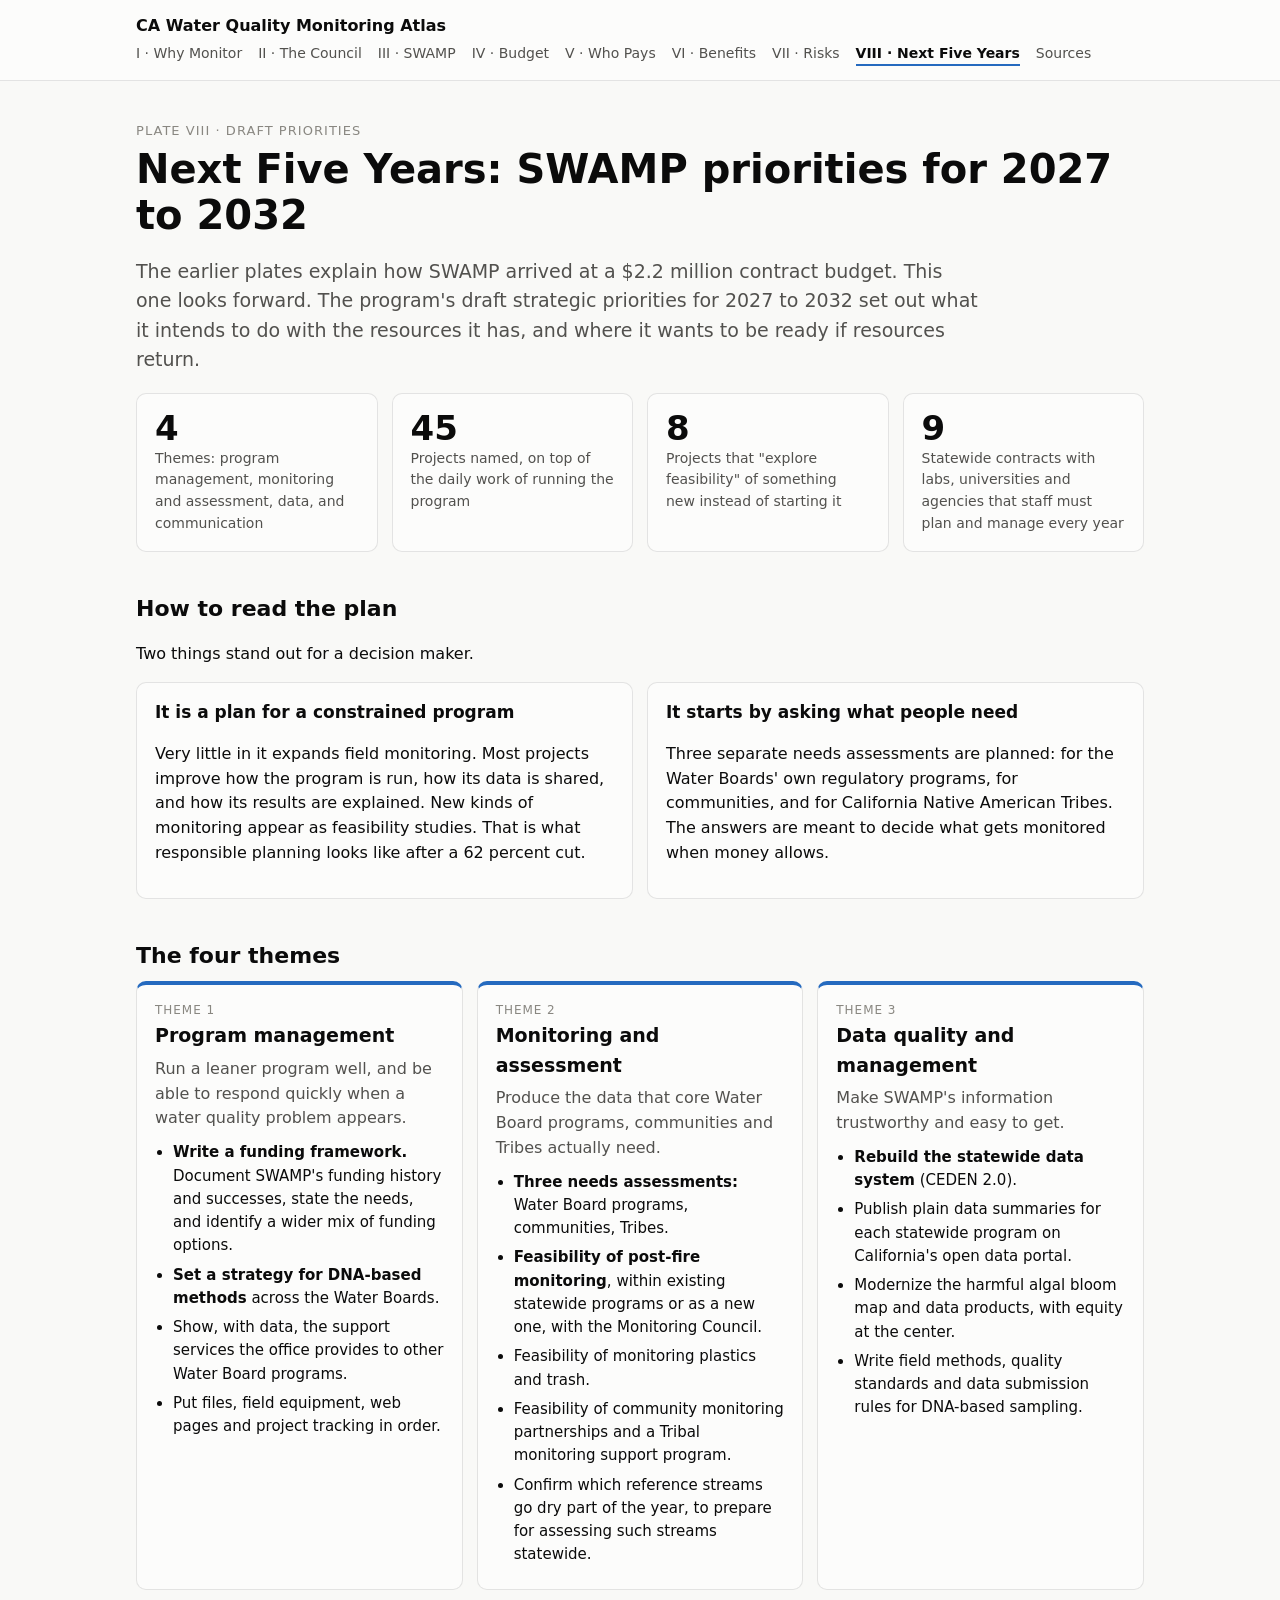
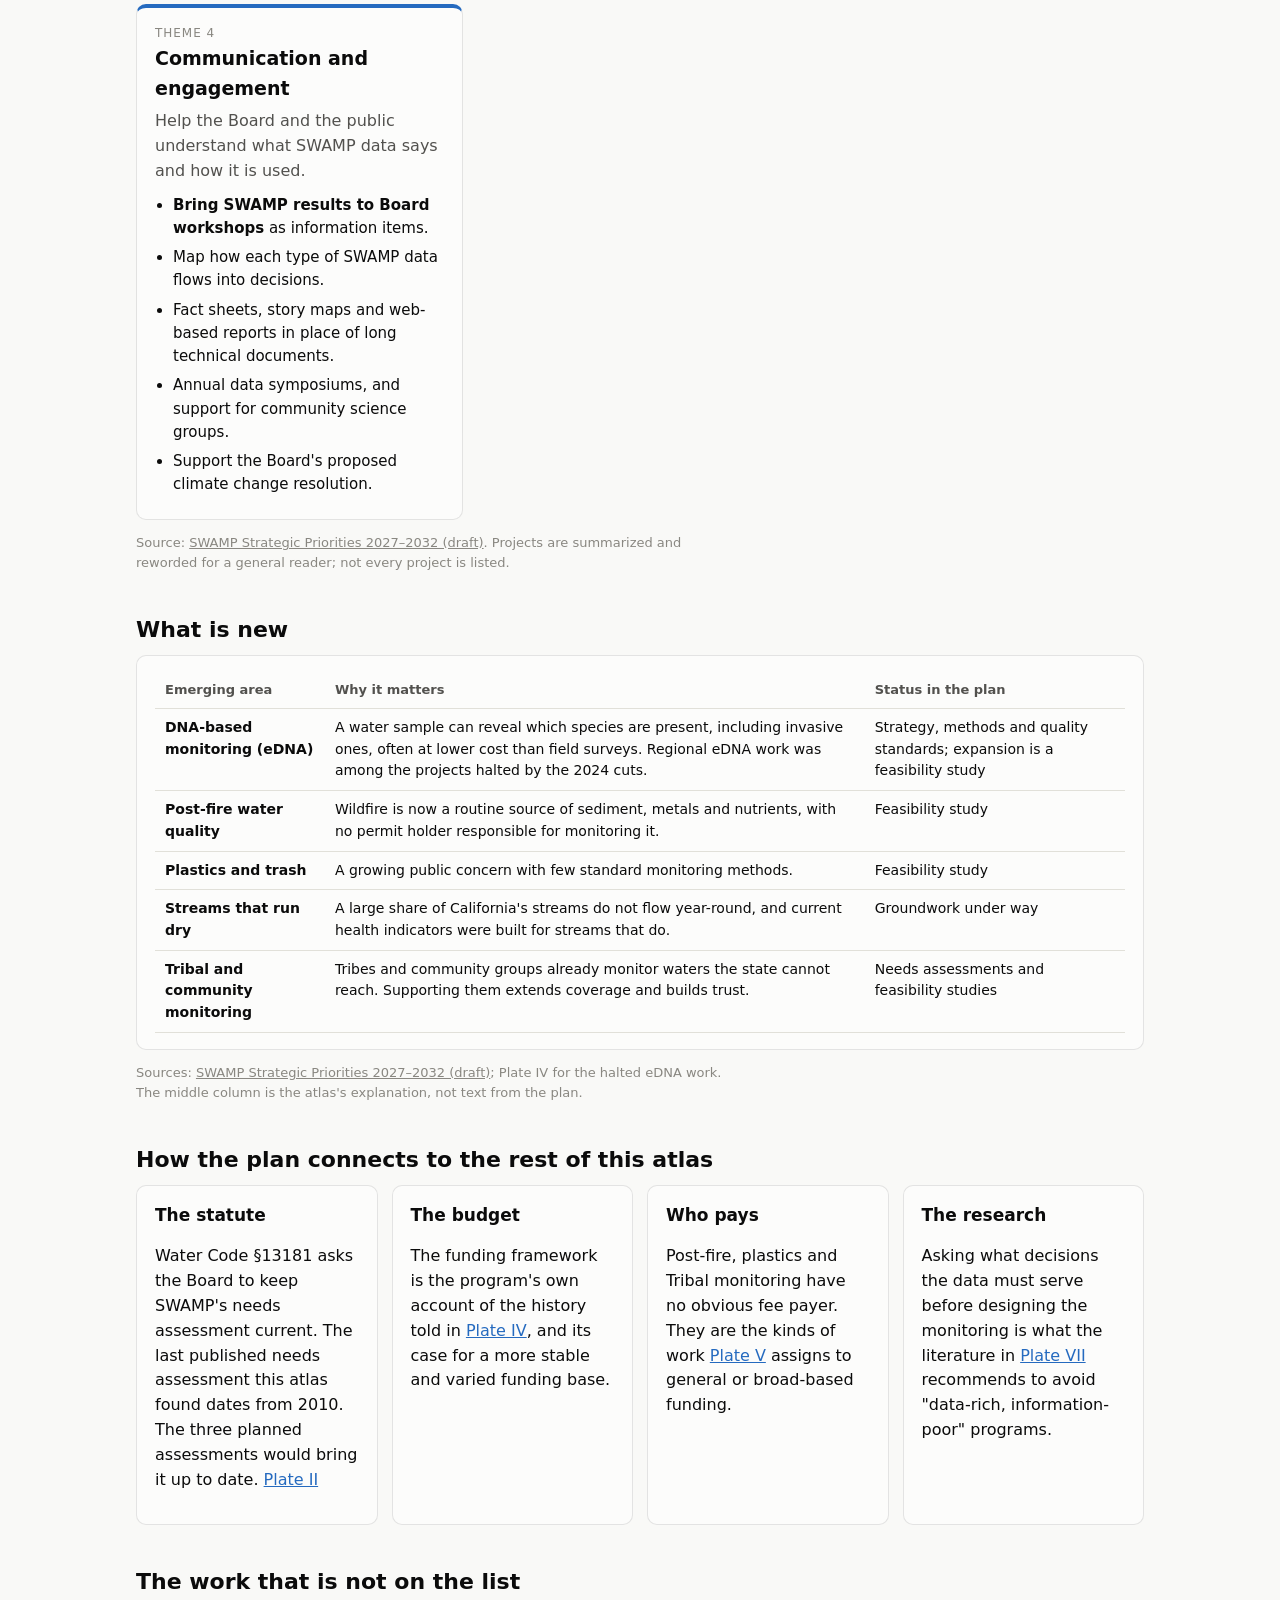
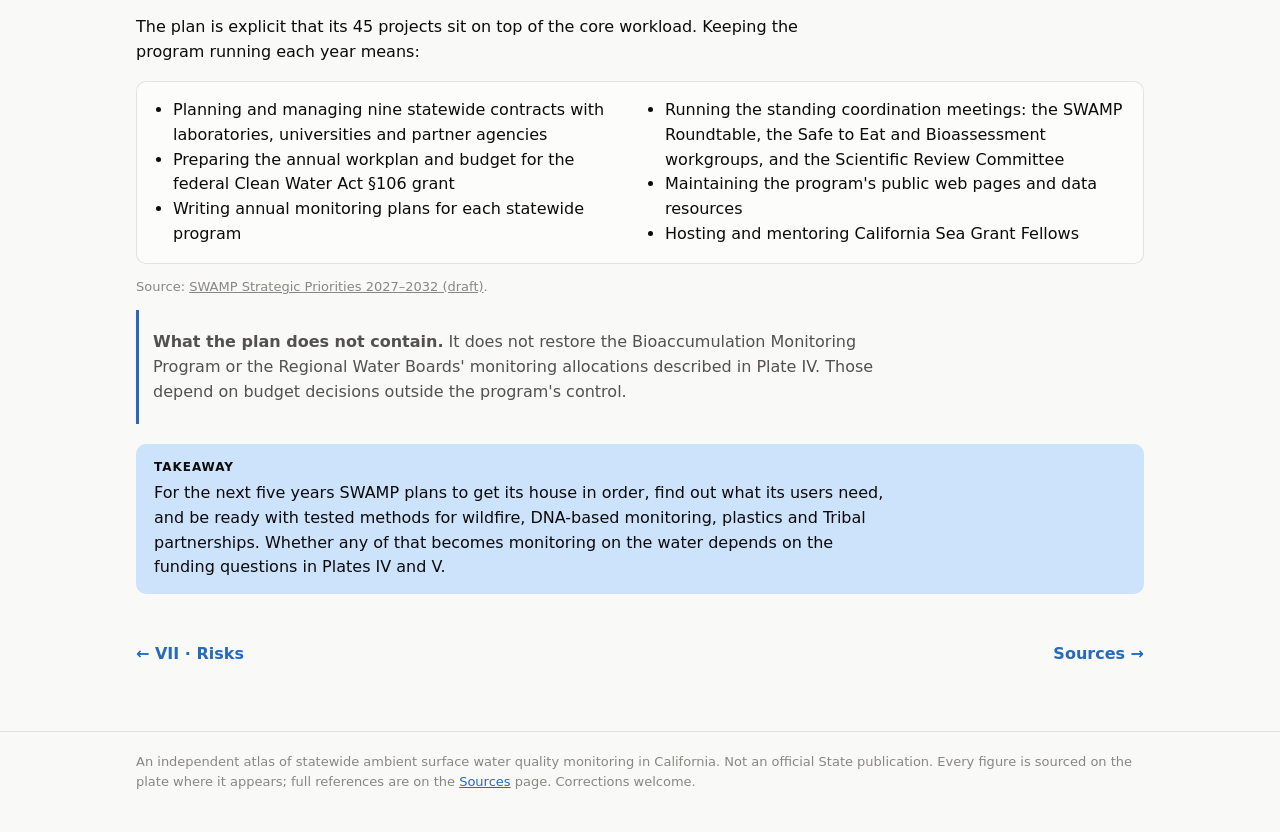
<file: plates/priorities.html>
<!doctype html>
<html lang="en" data-root="../">
<head>
<meta charset="utf-8">
<meta name="viewport" content="width=device-width, initial-scale=1">
<title>Next Five Years · CA Water Quality Monitoring Atlas</title>
<link rel="stylesheet" href="../assets/atlas.css">
<style>
  .theme { border-top: 4px solid var(--accent); }
  .theme .n { font-size: 12px; letter-spacing: .08em; text-transform: uppercase; color: var(--muted); }
  .theme h3 { margin: 2px 0 6px; font-size: 19px; }
  .theme .goal { color: var(--ink-2); margin: 0 0 10px; }
  .theme li { margin-bottom: 6px; font-size: 15px; }
  .req td:first-child { font-weight: 600; }
  .cols { columns: 2; column-gap: 32px; padding-left: 20px; margin: 0; }
  @media (max-width: 600px) { .cols { columns: 1; } }
</style>
</head>
<body>
<main class="wrap">
  <div class="plate-no">Plate VIII · Draft priorities</div>
  <h1>Next Five Years: SWAMP priorities for 2027 to 2032</h1>
  <p class="lede">The earlier plates explain how SWAMP arrived at a $2.2 million contract budget. This one looks forward. The program's draft strategic priorities for 2027 to 2032 set out what it intends to do with the resources it has, and where it wants to be ready if resources return.</p>

  <div class="grid">
    <div class="card stat"><div class="v">4</div><div class="l">Themes: program management, monitoring and assessment, data, and communication</div></div>
    <div class="card stat"><div class="v">45</div><div class="l">Projects named, on top of the daily work of running the program</div></div>
    <div class="card stat"><div class="v">8</div><div class="l">Projects that "explore feasibility" of something new instead of starting it</div></div>
    <div class="card stat"><div class="v">9</div><div class="l">Statewide contracts with labs, universities and agencies that staff must plan and manage every year</div></div>
  </div>

  <h2>How to read the plan</h2>
  <p>Two things stand out for a decision maker.</p>
  <div class="two">
    <div class="card"><h3>It is a plan for a constrained program</h3><p>Very little in it expands field monitoring. Most projects improve how the program is run, how its data is shared, and how its results are explained. New kinds of monitoring appear as feasibility studies. That is what responsible planning looks like after a 62 percent cut.</p></div>
    <div class="card"><h3>It starts by asking what people need</h3><p>Three separate needs assessments are planned: for the Water Boards' own regulatory programs, for communities, and for California Native American Tribes. The answers are meant to decide what gets monitored when money allows.</p></div>
  </div>

  <h2>The four themes</h2>
  <div class="two">
    <div class="card theme"><div class="n">Theme 1</div><h3>Program management</h3>
      <p class="goal">Run a leaner program well, and be able to respond quickly when a water quality problem appears.</p>
      <ul>
        <li><b>Write a funding framework.</b> Document SWAMP's funding history and successes, state the needs, and identify a wider mix of funding options.</li>
        <li><b>Set a strategy for DNA-based methods</b> across the Water Boards.</li>
        <li>Show, with data, the support services the office provides to other Water Board programs.</li>
        <li>Put files, field equipment, web pages and project tracking in order.</li>
      </ul></div>
    <div class="card theme"><div class="n">Theme 2</div><h3>Monitoring and assessment</h3>
      <p class="goal">Produce the data that core Water Board programs, communities and Tribes actually need.</p>
      <ul>
        <li><b>Three needs assessments:</b> Water Board programs, communities, Tribes.</li>
        <li><b>Feasibility of post-fire monitoring</b>, within existing statewide programs or as a new one, with the Monitoring Council.</li>
        <li>Feasibility of monitoring plastics and trash.</li>
        <li>Feasibility of community monitoring partnerships and a Tribal monitoring support program.</li>
        <li>Confirm which reference streams go dry part of the year, to prepare for assessing such streams statewide.</li>
      </ul></div>
    <div class="card theme"><div class="n">Theme 3</div><h3>Data quality and management</h3>
      <p class="goal">Make SWAMP's information trustworthy and easy to get.</p>
      <ul>
        <li><b>Rebuild the statewide data system</b> (CEDEN 2.0).</li>
        <li>Publish plain data summaries for each statewide program on California's open data portal.</li>
        <li>Modernize the harmful algal bloom map and data products, with equity at the center.</li>
        <li>Write field methods, quality standards and data submission rules for DNA-based sampling.</li>
      </ul></div>
    <div class="card theme"><div class="n">Theme 4</div><h3>Communication and engagement</h3>
      <p class="goal">Help the Board and the public understand what SWAMP data says and how it is used.</p>
      <ul>
        <li><b>Bring SWAMP results to Board workshops</b> as information items.</li>
        <li>Map how each type of SWAMP data flows into decisions.</li>
        <li>Fact sheets, story maps and web-based reports in place of long technical documents.</li>
        <li>Annual data symposiums, and support for community science groups.</li>
        <li>Support the Board's proposed climate change resolution.</li>
      </ul></div>
  </div>
  <p class="src">Source: <a data-ref="swamp2027"></a>. Projects are summarized and reworded for a general reader; not every project is listed.</p>

  <h2>What is new</h2>
  <div class="tbl-scroll card">
  <table class="req">
    <thead><tr><th>Emerging area</th><th>Why it matters</th><th>Status in the plan</th></tr></thead>
    <tbody>
      <tr><td>DNA-based monitoring (eDNA)</td><td>A water sample can reveal which species are present, including invasive ones, often at lower cost than field surveys. Regional eDNA work was among the projects halted by the 2024 cuts.</td><td>Strategy, methods and quality standards; expansion is a feasibility study</td></tr>
      <tr><td>Post-fire water quality</td><td>Wildfire is now a routine source of sediment, metals and nutrients, with no permit holder responsible for monitoring it.</td><td>Feasibility study</td></tr>
      <tr><td>Plastics and trash</td><td>A growing public concern with few standard monitoring methods.</td><td>Feasibility study</td></tr>
      <tr><td>Streams that run dry</td><td>A large share of California's streams do not flow year-round, and current health indicators were built for streams that do.</td><td>Groundwork under way</td></tr>
      <tr><td>Tribal and community monitoring</td><td>Tribes and community groups already monitor waters the state cannot reach. Supporting them extends coverage and builds trust.</td><td>Needs assessments and feasibility studies</td></tr>
    </tbody>
  </table>
  </div>
  <p class="src">Sources: <a data-ref="swamp2027"></a>; Plate IV for the halted eDNA work. The middle column is the atlas's explanation, not text from the plan.</p>

  <h2>How the plan connects to the rest of this atlas</h2>
  <div class="grid">
    <div class="card"><h3>The statute</h3><p>Water Code §13181 asks the Board to keep SWAMP's needs assessment current. The last published needs assessment this atlas found dates from 2010. The three planned assessments would bring it up to date. <a href="council.html">Plate II</a></p></div>
    <div class="card"><h3>The budget</h3><p>The funding framework is the program's own account of the history told in <a href="budget.html">Plate IV</a>, and its case for a more stable and varied funding base.</p></div>
    <div class="card"><h3>Who pays</h3><p>Post-fire, plastics and Tribal monitoring have no obvious fee payer. They are the kinds of work <a href="who-pays.html">Plate V</a> assigns to general or broad-based funding.</p></div>
    <div class="card"><h3>The research</h3><p>Asking what decisions the data must serve before designing the monitoring is what the literature in <a href="risks.html">Plate VII</a> recommends to avoid "data-rich, information-poor" programs.</p></div>
  </div>

  <h2>The work that is not on the list</h2>
  <p>The plan is explicit that its 45 projects sit on top of the core workload. Keeping the program running each year means:</p>
  <div class="card"><ul class="cols">
    <li>Planning and managing nine statewide contracts with laboratories, universities and partner agencies</li>
    <li>Preparing the annual workplan and budget for the federal Clean Water Act §106 grant</li>
    <li>Writing annual monitoring plans for each statewide program</li>
    <li>Running the standing coordination meetings: the SWAMP Roundtable, the Safe to Eat and Bioassessment workgroups, and the Scientific Review Committee</li>
    <li>Maintaining the program's public web pages and data resources</li>
    <li>Hosting and mentoring California Sea Grant Fellows</li>
  </ul></div>
  <p class="src">Source: <a data-ref="swamp2027"></a>.</p>

  <div class="callout"><p><b>What the plan does not contain.</b> It does not restore the Bioaccumulation Monitoring Program or the Regional Water Boards' monitoring allocations described in Plate IV. Those depend on budget decisions outside the program's control.</p></div>

  <div class="takeaway"><b>Takeaway</b><p>For the next five years SWAMP plans to get its house in order, find out what its users need, and be ready with tested methods for wildfire, DNA-based monitoring, plastics and Tribal partnerships. Whether any of that becomes monitoring on the water depends on the funding questions in Plates IV and V.</p></div>
</main>
<script src="../assets/refs.js"></script>
<script src="../assets/atlas.js"></script>
</body>
</html>
</file>
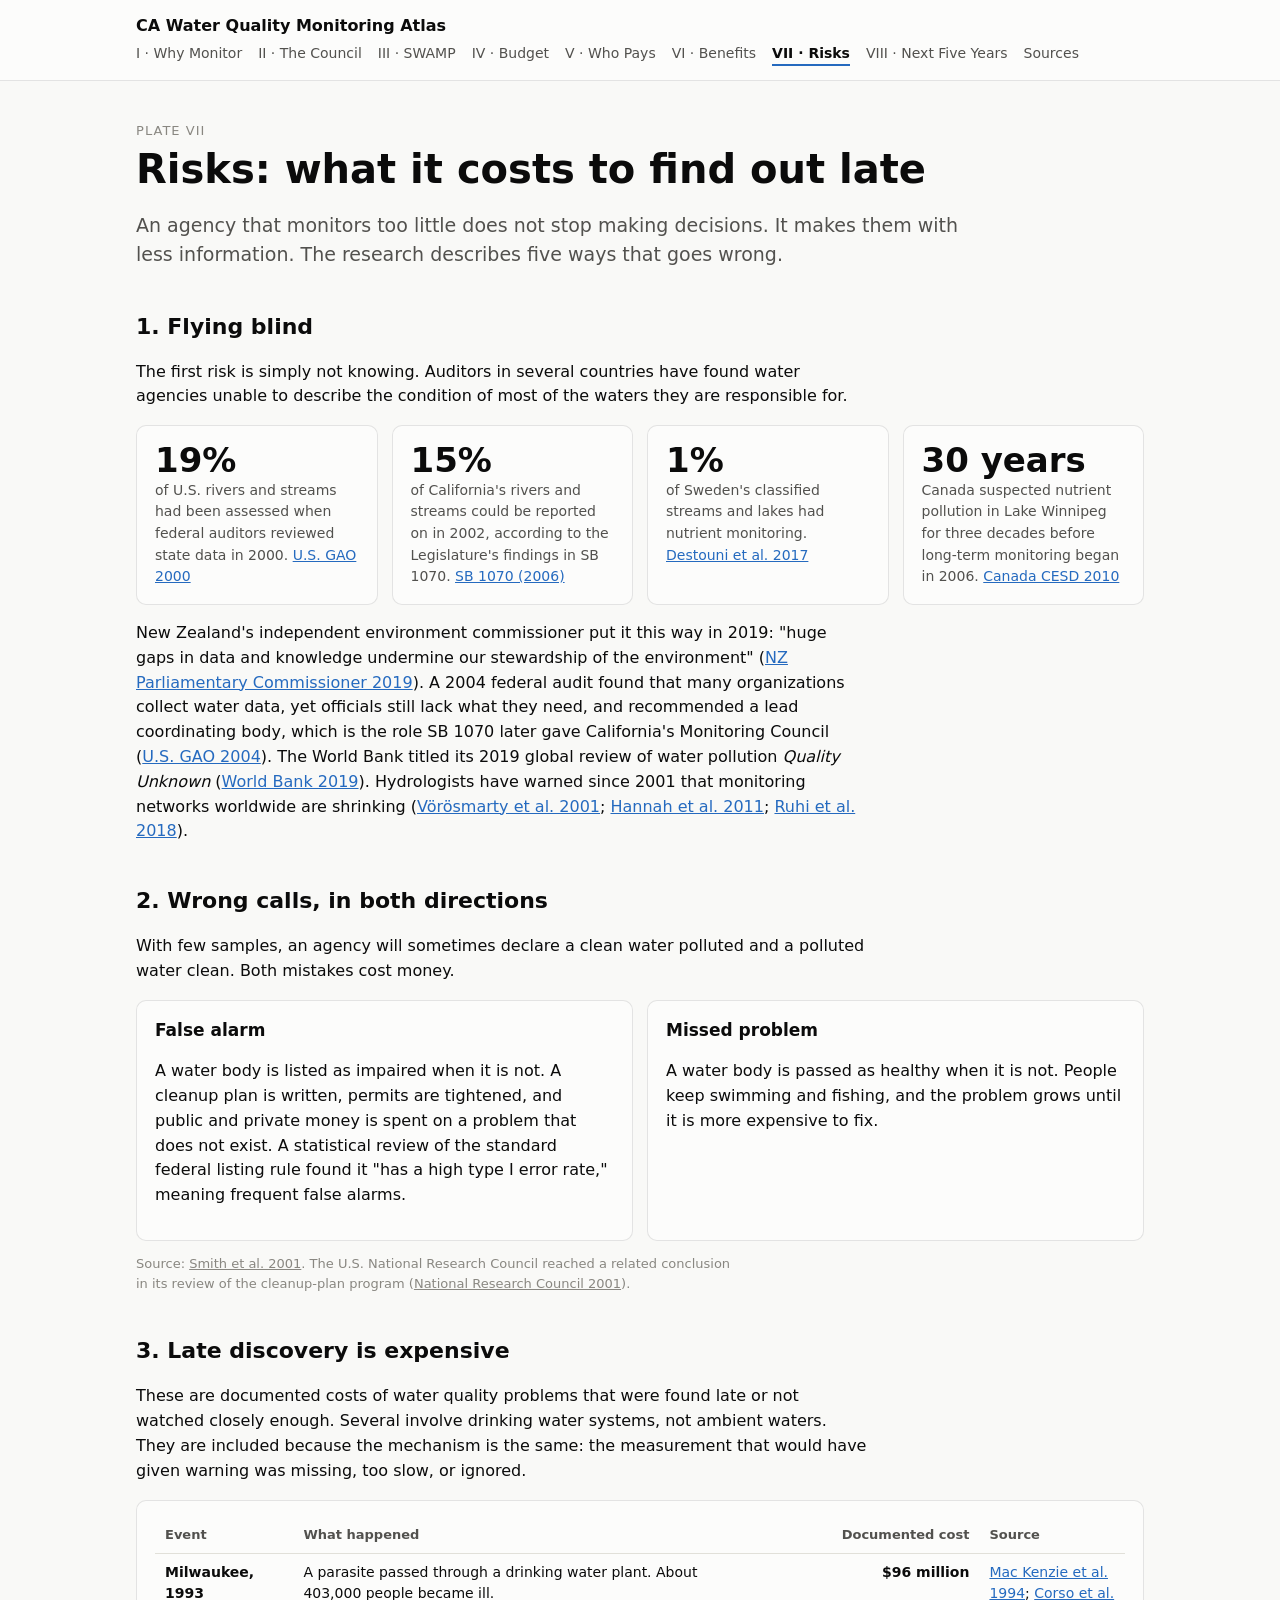
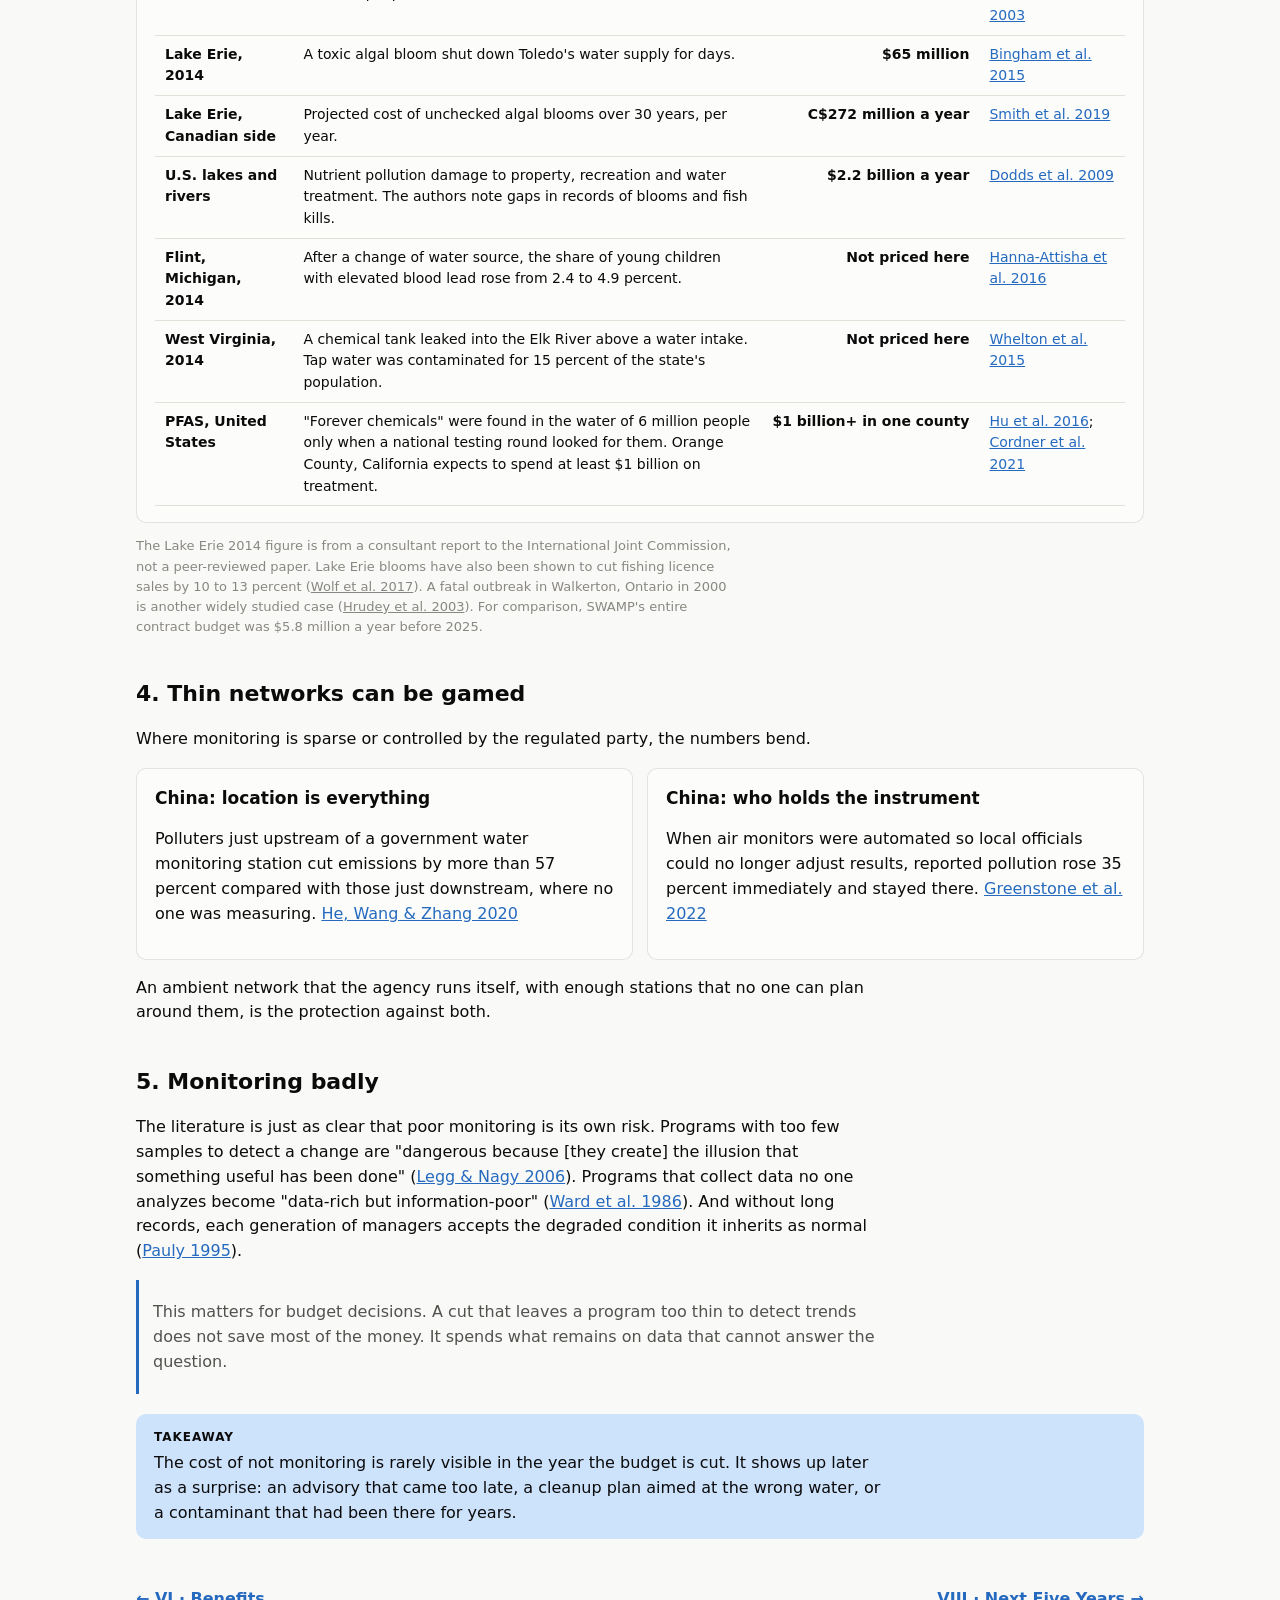
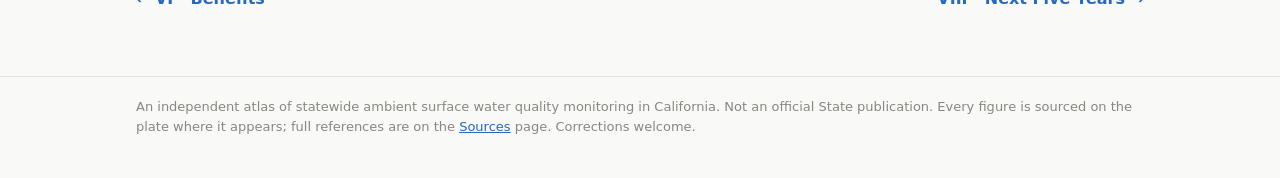
<file: plates/risks.html>
<!doctype html>
<html lang="en" data-root="../">
<head>
<meta charset="utf-8">
<meta name="viewport" content="width=device-width, initial-scale=1">
<title>Risks · CA Water Quality Monitoring Atlas</title>
<link rel="stylesheet" href="../assets/atlas.css">
<style>
  .req td:first-child { font-weight: 600; }
  td.num, th.num { text-align: right; font-variant-numeric: tabular-nums; white-space: nowrap; font-weight: 600; }
</style>
</head>
<body>
<main class="wrap">
  <div class="plate-no">Plate VII</div>
  <h1>Risks: what it costs to find out late</h1>
  <p class="lede">An agency that monitors too little does not stop making decisions. It makes them with less information. The research describes five ways that goes wrong.</p>

  <h2>1. Flying blind</h2>
  <p>The first risk is simply not knowing. Auditors in several countries have found water agencies unable to describe the condition of most of the waters they are responsible for.</p>
  <div class="grid">
    <div class="card stat"><div class="v">19%</div><div class="l">of U.S. rivers and streams had been assessed when federal auditors reviewed state data in 2000. <a data-ref="gao2000"></a></div></div>
    <div class="card stat"><div class="v">15%</div><div class="l">of California's rivers and streams could be reported on in 2002, according to the Legislature's findings in SB 1070. <a data-ref="sb1070"></a></div></div>
    <div class="card stat"><div class="v">1%</div><div class="l">of Sweden's classified streams and lakes had nutrient monitoring. <a data-ref="destouni2017"></a></div></div>
    <div class="card stat"><div class="v">30 years</div><div class="l">Canada suspected nutrient pollution in Lake Winnipeg for three decades before long-term monitoring began in 2006. <a data-ref="cesd2010"></a></div></div>
  </div>
  <p>New Zealand's independent environment commissioner put it this way in 2019: "huge gaps in data and knowledge undermine our stewardship of the environment" (<a data-ref="pce2019"></a>). A 2004 federal audit found that many organizations collect water data, yet officials still lack what they need, and recommended a lead coordinating body, which is the role SB 1070 later gave California's Monitoring Council (<a data-ref="gao2004"></a>). The World Bank titled its 2019 global review of water pollution <i>Quality Unknown</i> (<a data-ref="damania2019"></a>). Hydrologists have warned since 2001 that monitoring networks worldwide are shrinking (<a data-ref="vorosmarty2001"></a>; <a data-ref="hannah2011"></a>; <a data-ref="ruhi2018"></a>).</p>

  <h2>2. Wrong calls, in both directions</h2>
  <p>With few samples, an agency will sometimes declare a clean water polluted and a polluted water clean. Both mistakes cost money.</p>
  <div class="two">
    <div class="card"><h3>False alarm</h3><p>A water body is listed as impaired when it is not. A cleanup plan is written, permits are tightened, and public and private money is spent on a problem that does not exist. A statistical review of the standard federal listing rule found it "has a high type I error rate," meaning frequent false alarms.</p></div>
    <div class="card"><h3>Missed problem</h3><p>A water body is passed as healthy when it is not. People keep swimming and fishing, and the problem grows until it is more expensive to fix.</p></div>
  </div>
  <p class="src">Source: <a data-ref="smith2001"></a>. The U.S. National Research Council reached a related conclusion in its review of the cleanup-plan program (<a data-ref="nrc2001"></a>).</p>

  <h2>3. Late discovery is expensive</h2>
  <p>These are documented costs of water quality problems that were found late or not watched closely enough. Several involve drinking water systems, not ambient waters. They are included because the mechanism is the same: the measurement that would have given warning was missing, too slow, or ignored.</p>
  <div class="tbl-scroll card">
  <table class="req">
    <thead><tr><th>Event</th><th>What happened</th><th class="num">Documented cost</th><th>Source</th></tr></thead>
    <tbody>
      <tr><td>Milwaukee, 1993</td><td>A parasite passed through a drinking water plant. About 403,000 people became ill.</td><td class="num">$96 million</td><td><a data-ref="mackenzie1994"></a>; <a data-ref="corso2003"></a></td></tr>
      <tr><td>Lake Erie, 2014</td><td>A toxic algal bloom shut down Toledo's water supply for days.</td><td class="num">$65 million</td><td><a data-ref="bingham2015"></a></td></tr>
      <tr><td>Lake Erie, Canadian side</td><td>Projected cost of unchecked algal blooms over 30 years, per year.</td><td class="num">C$272 million a year</td><td><a data-ref="smith2019"></a></td></tr>
      <tr><td>U.S. lakes and rivers</td><td>Nutrient pollution damage to property, recreation and water treatment. The authors note gaps in records of blooms and fish kills.</td><td class="num">$2.2 billion a year</td><td><a data-ref="dodds2009"></a></td></tr>
      <tr><td>Flint, Michigan, 2014</td><td>After a change of water source, the share of young children with elevated blood lead rose from 2.4 to 4.9 percent.</td><td class="num">Not priced here</td><td><a data-ref="hanna2016"></a></td></tr>
      <tr><td>West Virginia, 2014</td><td>A chemical tank leaked into the Elk River above a water intake. Tap water was contaminated for 15 percent of the state's population.</td><td class="num">Not priced here</td><td><a data-ref="whelton2015"></a></td></tr>
      <tr><td>PFAS, United States</td><td>"Forever chemicals" were found in the water of 6 million people only when a national testing round looked for them. Orange County, California expects to spend at least $1 billion on treatment.</td><td class="num">$1 billion+ in one county</td><td><a data-ref="hu2016"></a>; <a data-ref="cordner2021"></a></td></tr>
    </tbody>
  </table>
  </div>
  <p class="src">The Lake Erie 2014 figure is from a consultant report to the International Joint Commission, not a peer-reviewed paper. Lake Erie blooms have also been shown to cut fishing licence sales by 10 to 13 percent (<a data-ref="wolf2017"></a>). A fatal outbreak in Walkerton, Ontario in 2000 is another widely studied case (<a data-ref="hrudey2003"></a>). For comparison, SWAMP's entire contract budget was $5.8 million a year before 2025.</p>

  <h2>4. Thin networks can be gamed</h2>
  <p>Where monitoring is sparse or controlled by the regulated party, the numbers bend.</p>
  <div class="two">
    <div class="card"><h3>China: location is everything</h3><p>Polluters just upstream of a government water monitoring station cut emissions by more than 57 percent compared with those just downstream, where no one was measuring. <a data-ref="he2020"></a></p></div>
    <div class="card"><h3>China: who holds the instrument</h3><p>When air monitors were automated so local officials could no longer adjust results, reported pollution rose 35 percent immediately and stayed there. <a data-ref="greenstone2022"></a></p></div>
  </div>
  <p>An ambient network that the agency runs itself, with enough stations that no one can plan around them, is the protection against both.</p>

  <h2>5. Monitoring badly</h2>
  <p>The literature is just as clear that poor monitoring is its own risk. Programs with too few samples to detect a change are "dangerous because [they create] the illusion that something useful has been done" (<a data-ref="legg2006"></a>). Programs that collect data no one analyzes become "data-rich but information-poor" (<a data-ref="ward1986"></a>). And without long records, each generation of managers accepts the degraded condition it inherits as normal (<a data-ref="pauly1995"></a>).</p>
  <div class="callout"><p>This matters for budget decisions. A cut that leaves a program too thin to detect trends does not save most of the money. It spends what remains on data that cannot answer the question.</p></div>

  <div class="takeaway"><b>Takeaway</b><p>The cost of not monitoring is rarely visible in the year the budget is cut. It shows up later as a surprise: an advisory that came too late, a cleanup plan aimed at the wrong water, or a contaminant that had been there for years.</p></div>
</main>
<script src="../assets/refs.js"></script>
<script src="../assets/atlas.js"></script>
</body>
</html>
</file>
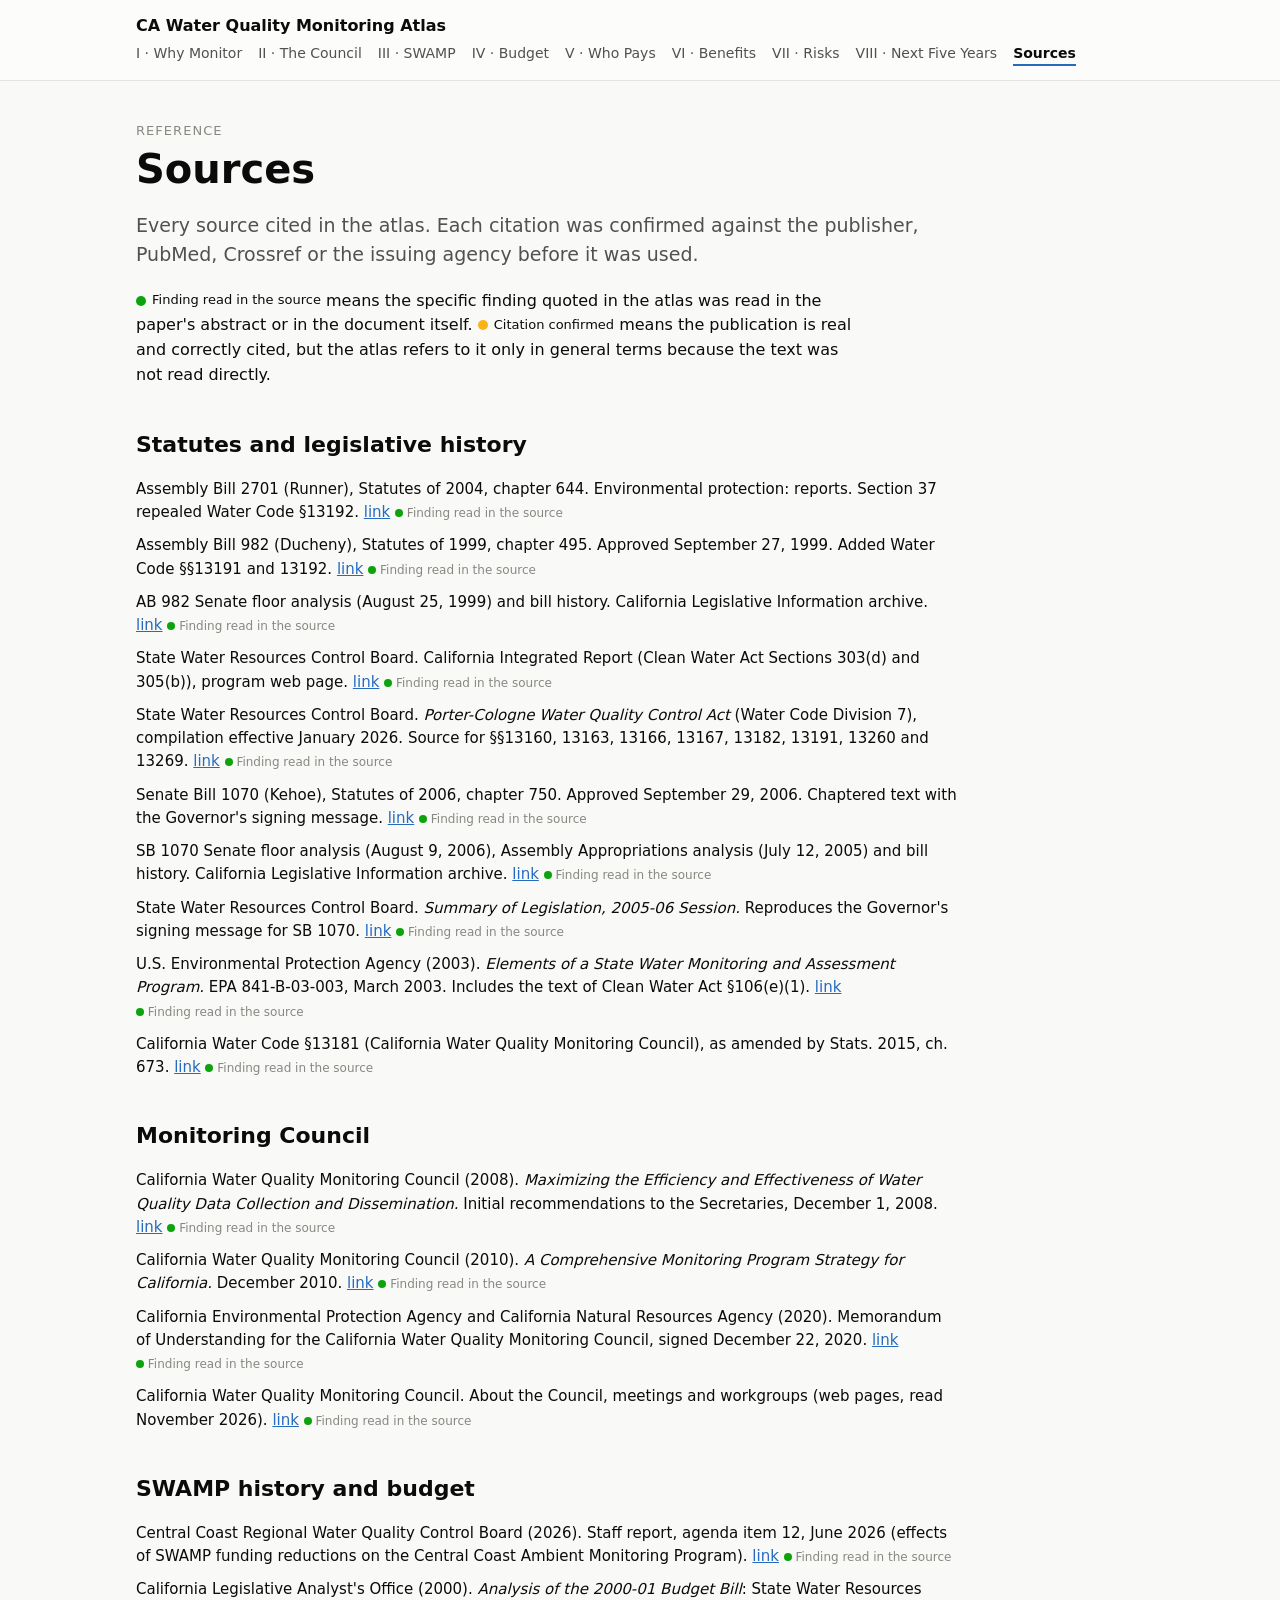
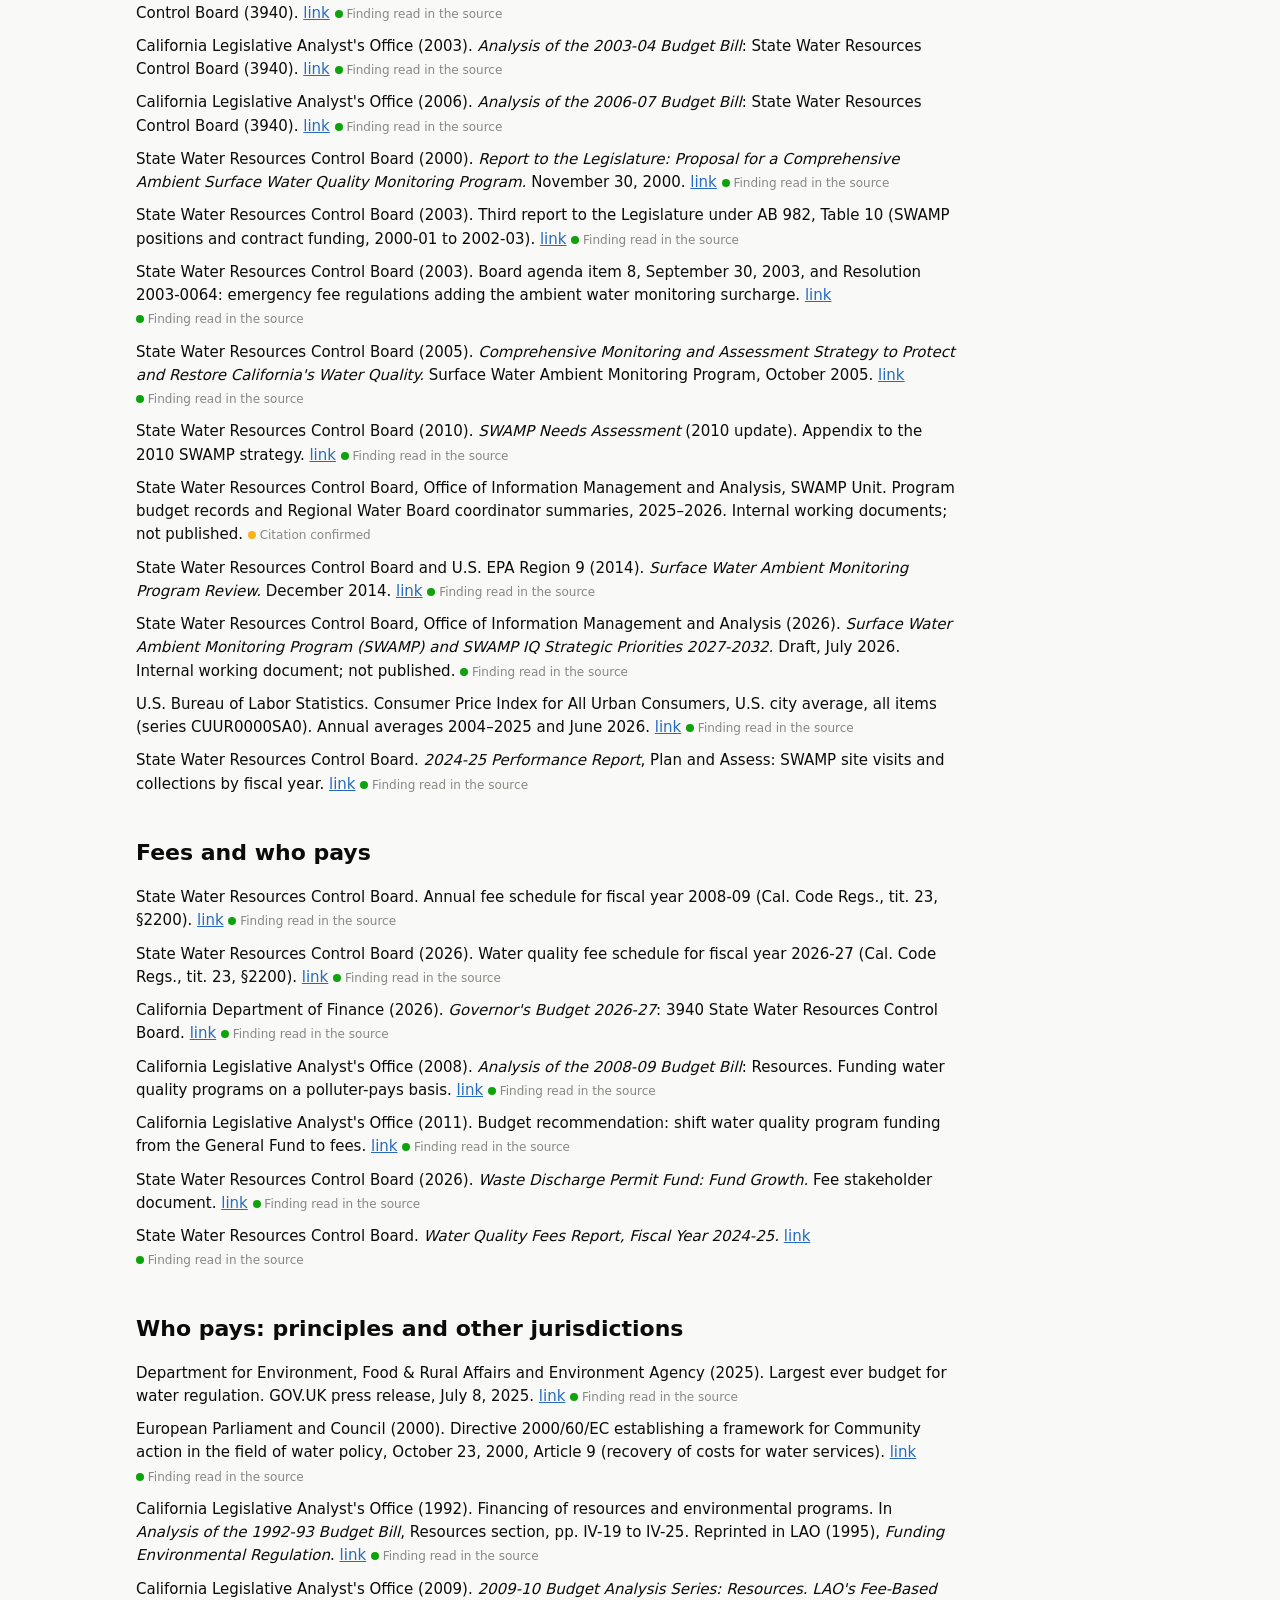
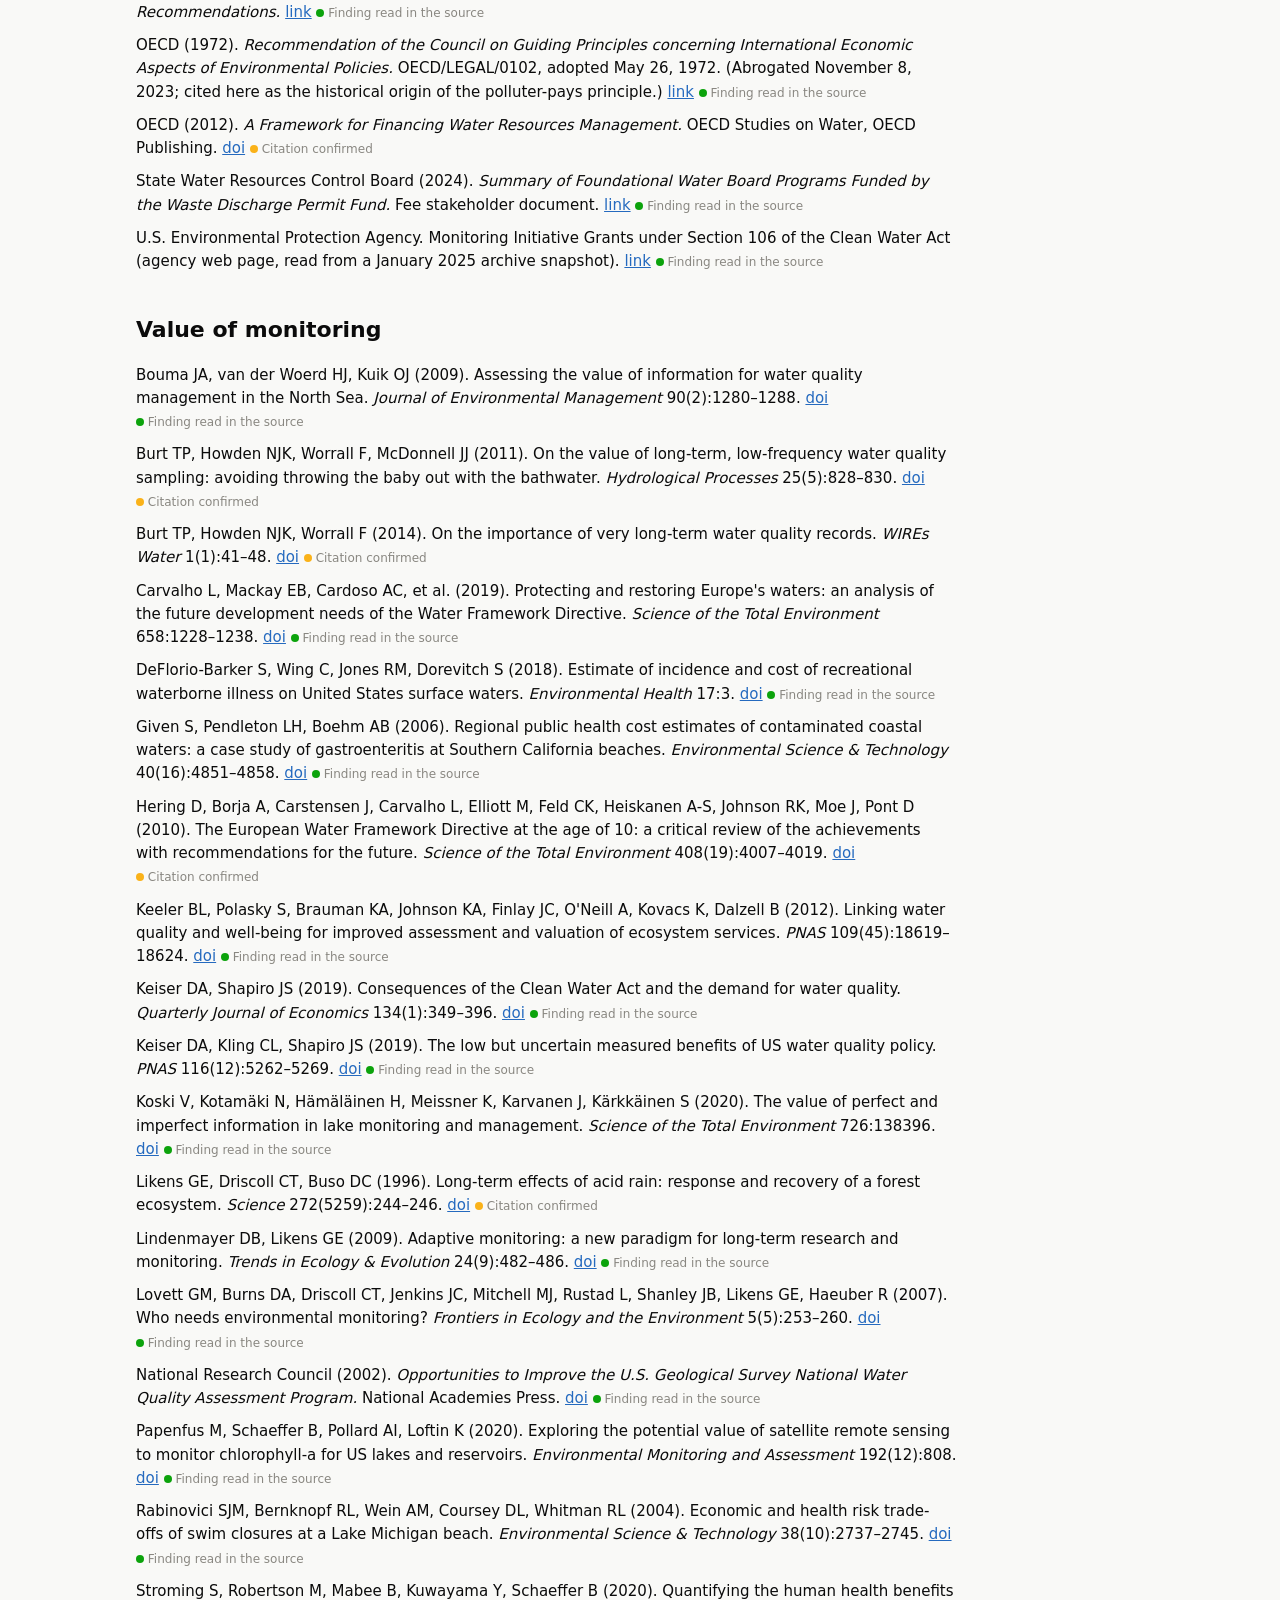
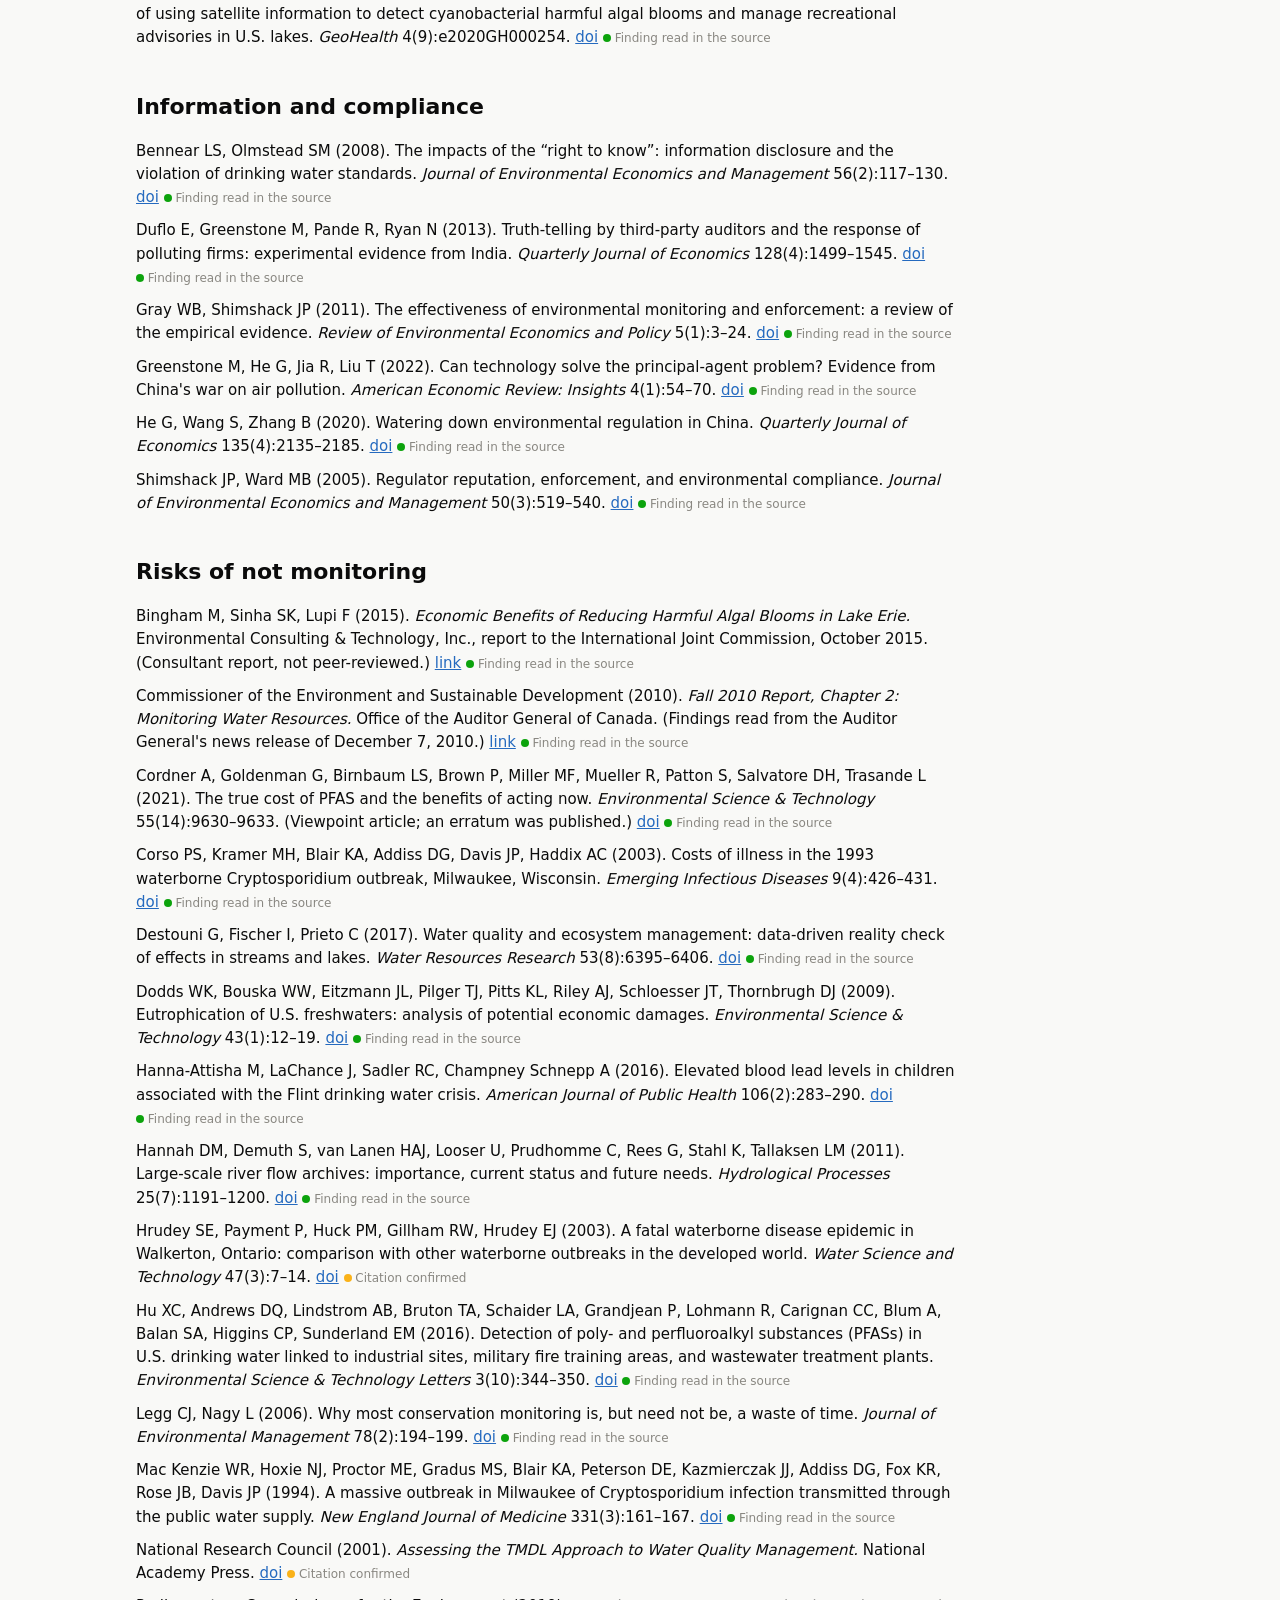
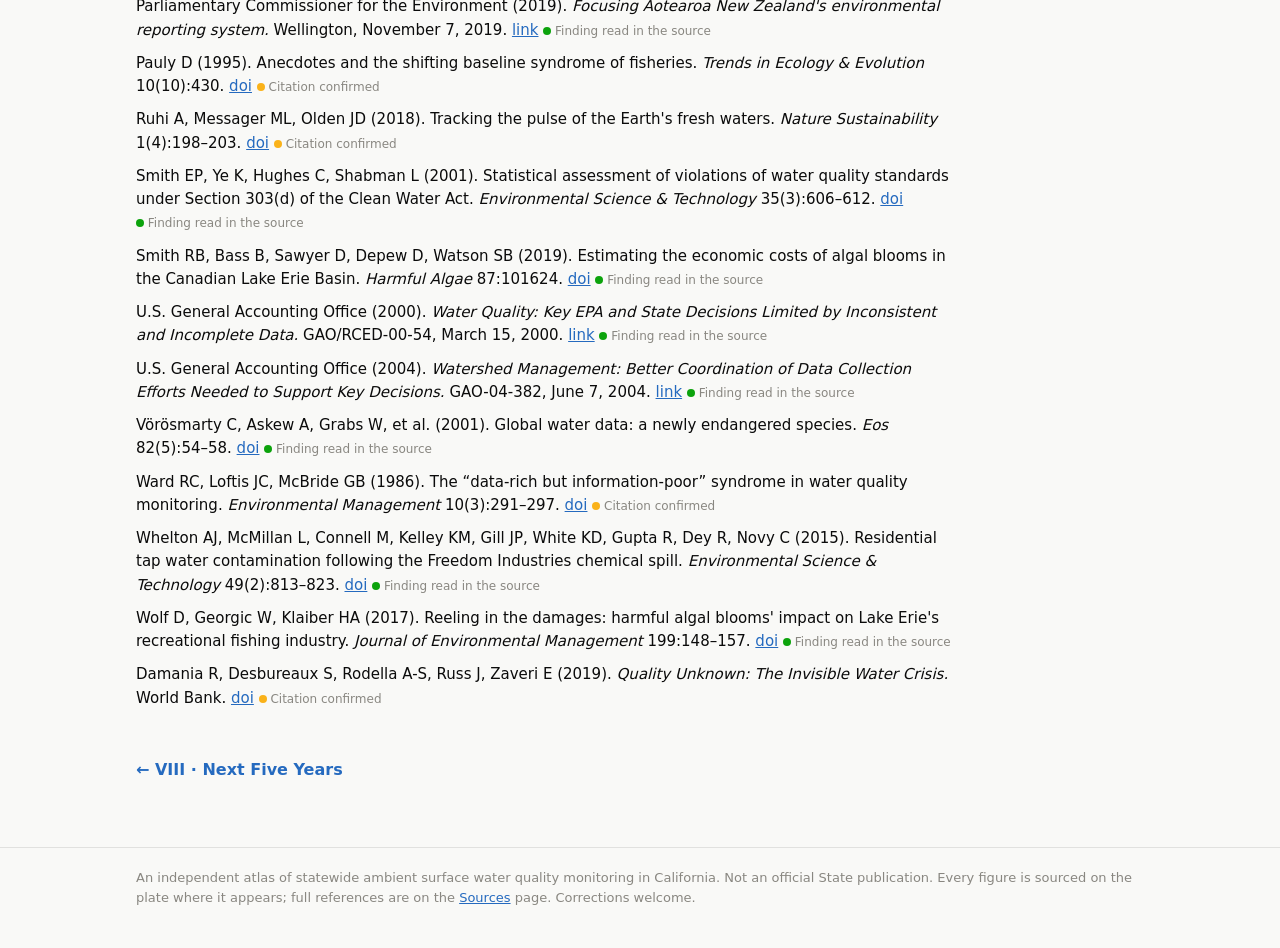
<file: plates/sources.html>
<!doctype html>
<html lang="en" data-root="../">
<head>
<meta charset="utf-8">
<meta name="viewport" content="width=device-width, initial-scale=1">
<title>Sources · CA Water Quality Monitoring Atlas</title>
<link rel="stylesheet" href="../assets/atlas.css">
<style>
  #list li { margin-bottom: 10px; font-size: 15px; max-width: 86ch; scroll-margin-top: 20px; }
  #list li:target { background: var(--accent-wash); border-radius: 6px; padding: 6px 8px; }
  #list ul { list-style: none; padding: 0; }
  .chk { font-size: 12px; color: var(--muted); white-space: nowrap; }
</style>
</head>
<body>
<main class="wrap">
  <div class="plate-no">Reference</div>
  <h1>Sources</h1>
  <p class="lede">Every source cited in the atlas. Each citation was confirmed against the publisher, PubMed, Crossref or the issuing agency before it was used.</p>
  <p><span class="badge"><span class="dot" style="background:var(--good)"></span>Finding read in the source</span> means the specific finding quoted in the atlas was read in the paper's abstract or in the document itself. <span class="badge"><span class="dot" style="background:var(--warning)"></span>Citation confirmed</span> means the publication is real and correctly cited, but the atlas refers to it only in general terms because the text was not read directly.</p>
  <div id="list"></div>
</main>
<script src="../assets/refs.js"></script>
<script src="../assets/atlas.js"></script>
<script>
(() => {
  const groups = {};
  Object.entries(REFS).forEach(([id, r]) => (groups[r.g] ||= []).push([id, r]));
  const order = ["Statutes and legislative history", "Monitoring Council", "SWAMP history and budget", "Fees and who pays", "Who pays",
    "Value of monitoring", "Information and compliance", "Risks of not monitoring"];
  const title = { "Who pays": "Who pays: principles and other jurisdictions" };
  document.getElementById("list").innerHTML = order.filter(g => groups[g]).map(g =>
    `<h2>${title[g] || g}</h2><ul>` + groups[g].sort((a, b) => a[1].s.localeCompare(b[1].s)).map(([id, r]) =>
      `<li id="${id}">${r.f} ${r.u ? `<a href="${r.u}">${r.u.includes("doi.org") ? "doi" : "link"}</a>` : ""}
       <span class="chk"><span class="dot" style="background:var(--${r.chk === "v" ? "good" : "warning"});width:8px;height:8px"></span> ${r.chk === "v" ? "Finding read in the source" : "Citation confirmed"}</span></li>`).join("") + "</ul>").join("");
  // The list is built after load, so re-apply the #anchor.
  if (location.hash) document.getElementById(location.hash.slice(1))?.scrollIntoView();
})();
</script>
</body>
</html>
</file>
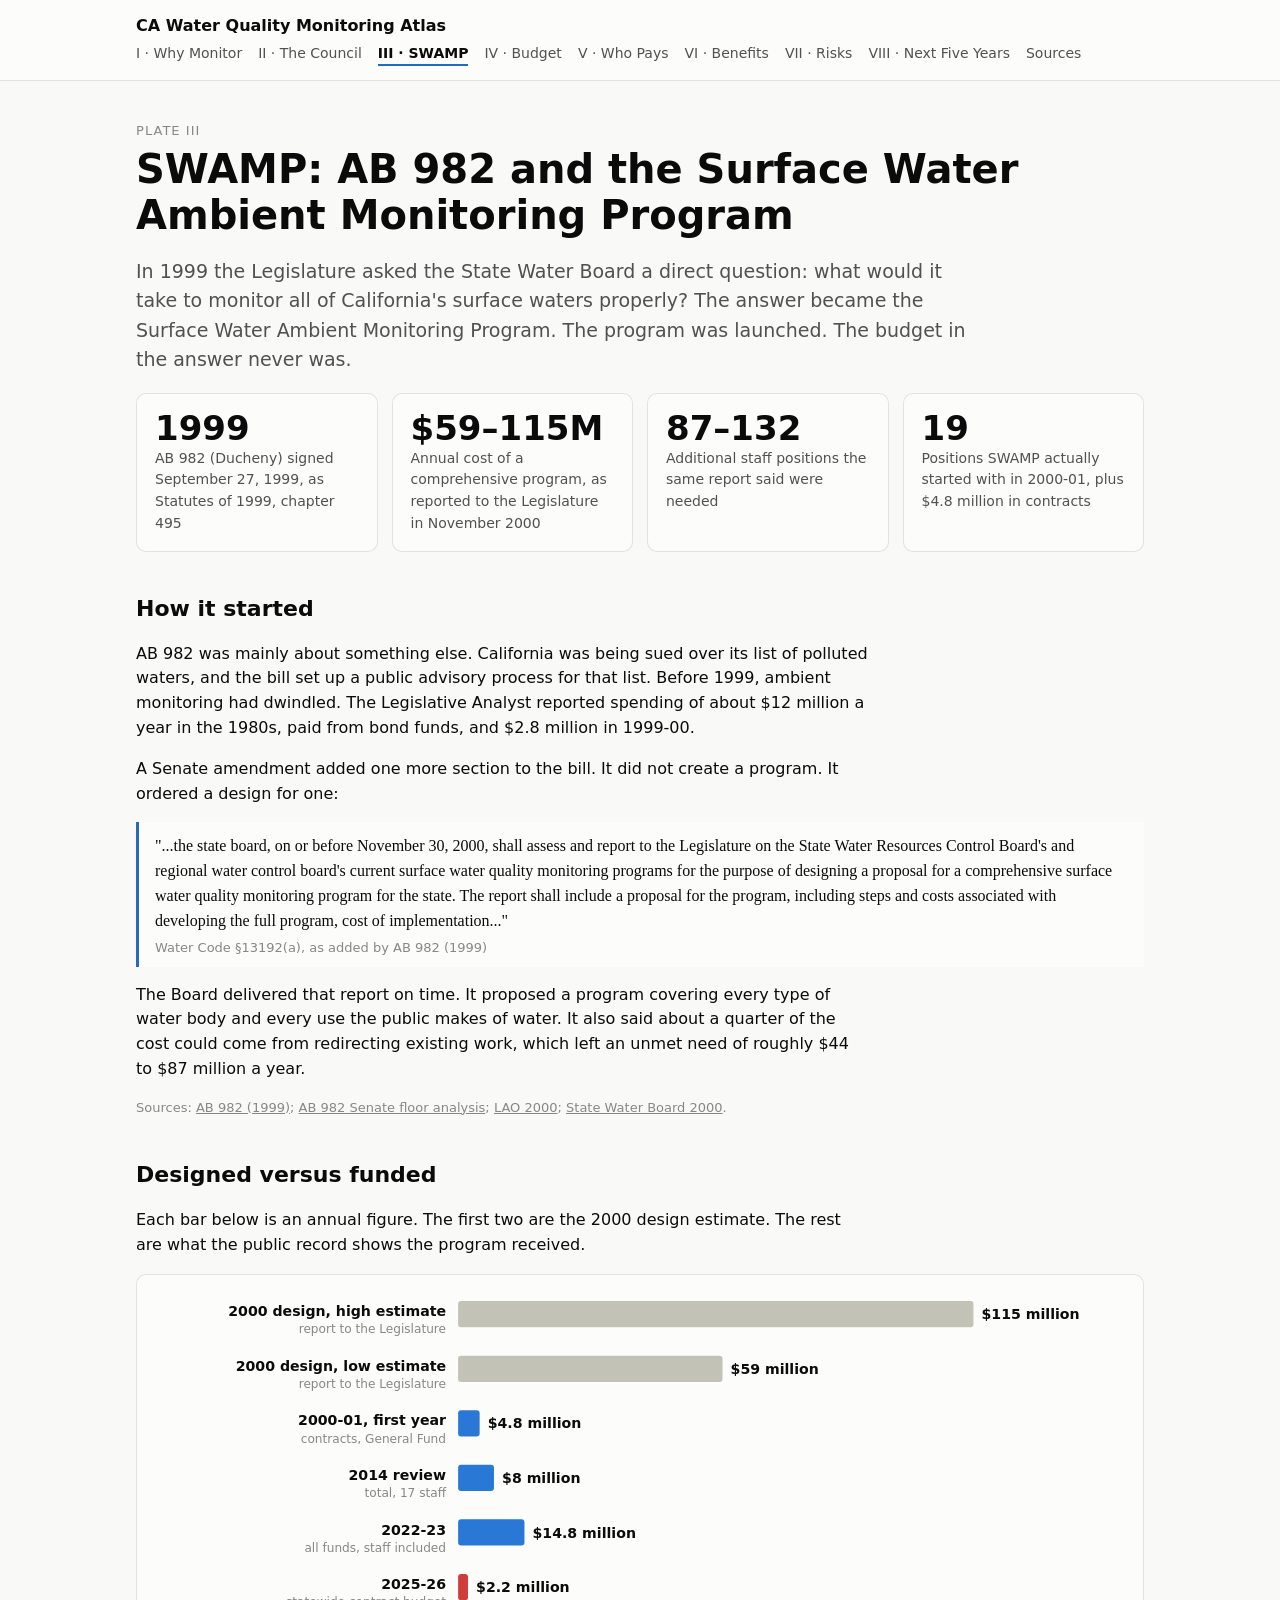
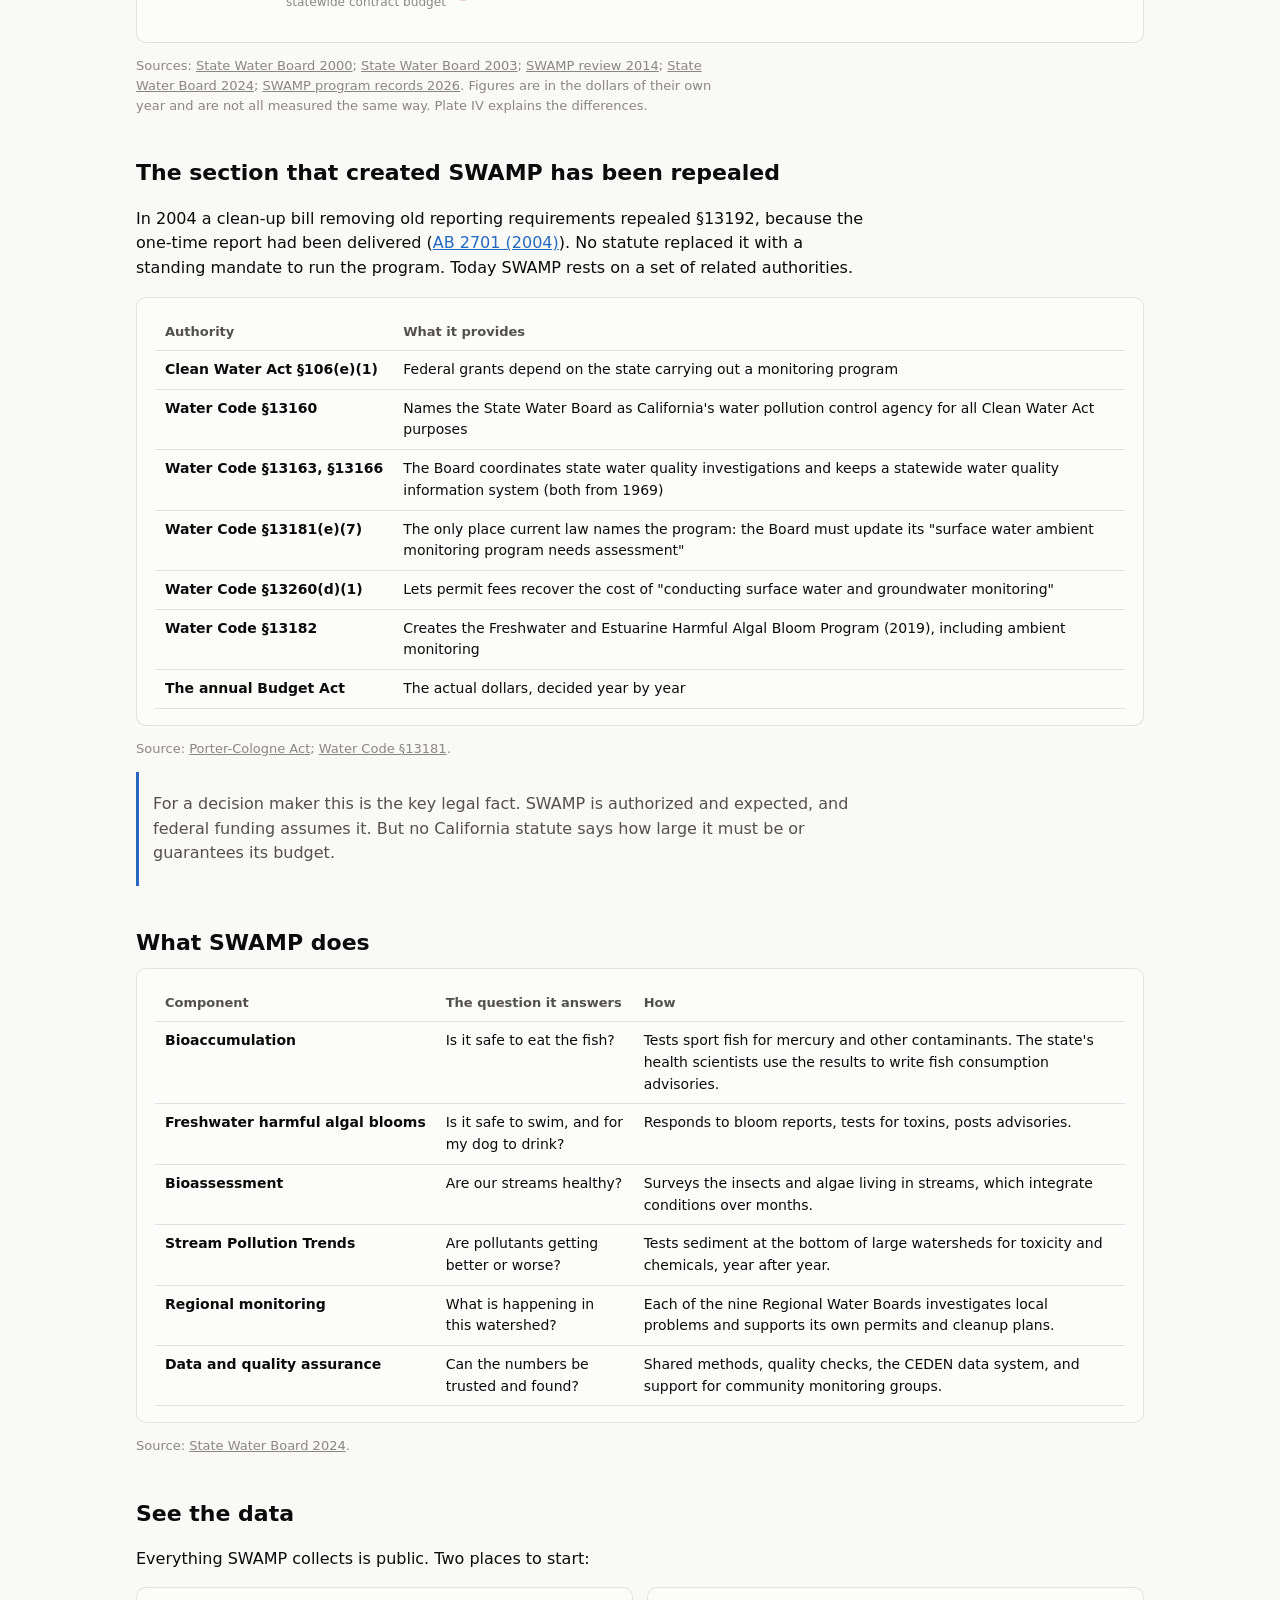
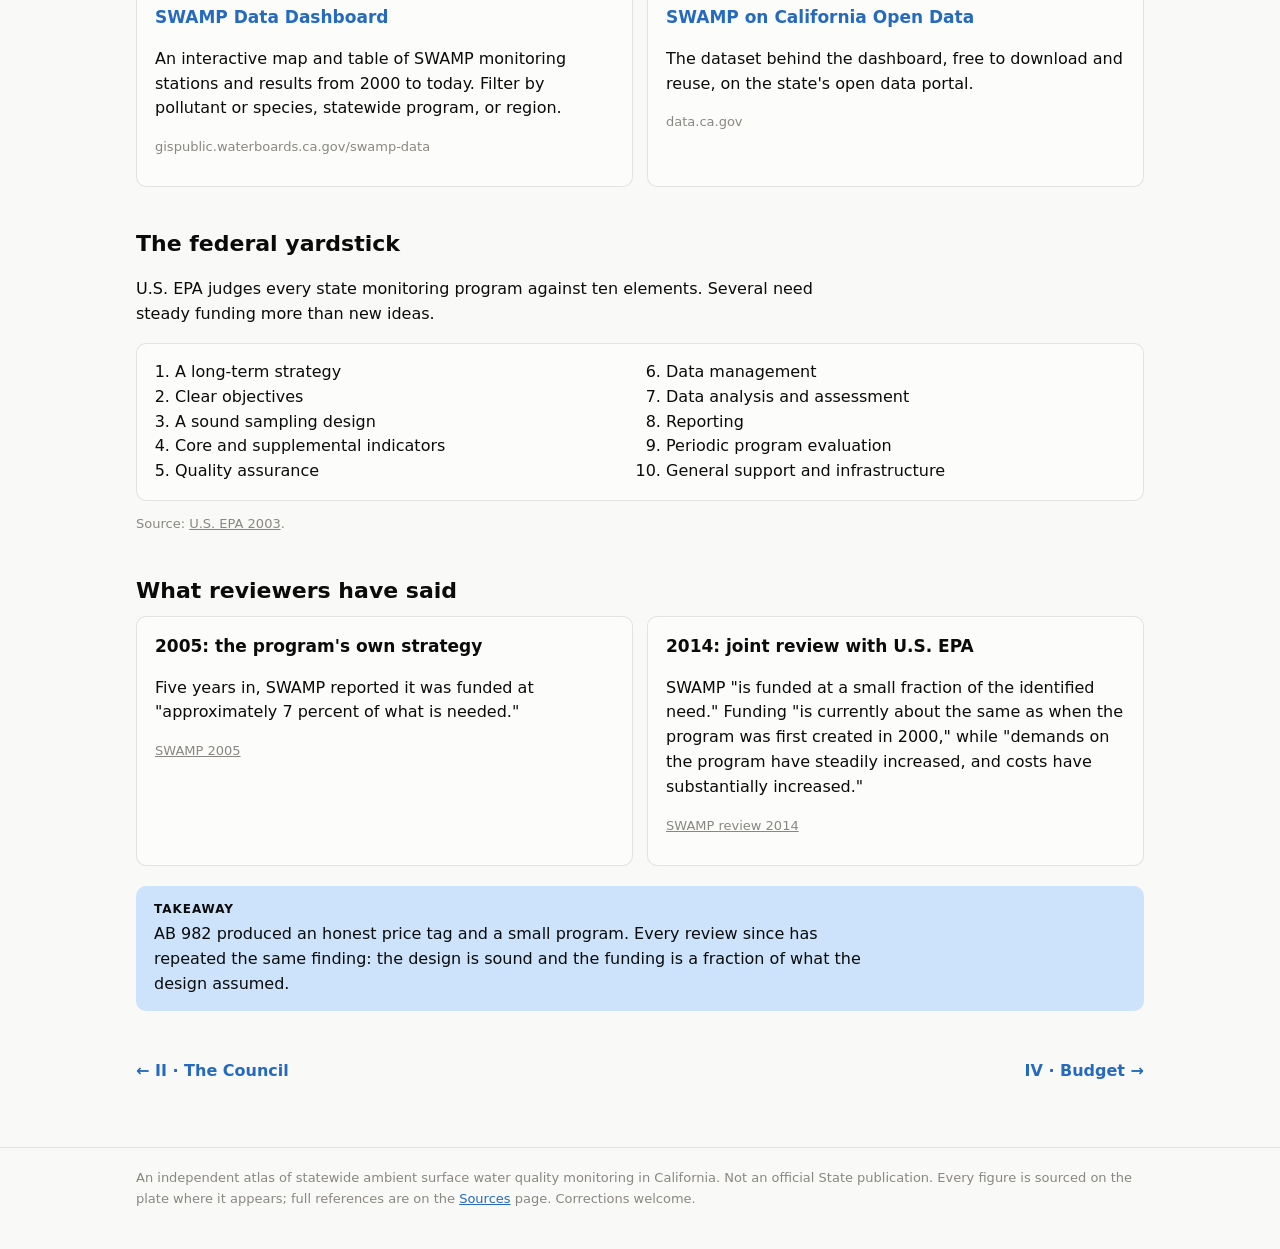
<file: plates/swamp.html>
<!doctype html>
<html lang="en" data-root="../">
<head>
<meta charset="utf-8">
<meta name="viewport" content="width=device-width, initial-scale=1">
<title>SWAMP · CA Water Quality Monitoring Atlas</title>
<link rel="stylesheet" href="../assets/atlas.css">
<style>
  .req td:first-child { white-space: nowrap; font-weight: 600; }
  .datalinks a.card { text-decoration: none; color: var(--ink); display: block; }
  .datalinks a.card:hover { border-color: var(--accent); }
  .datalinks h3 { color: var(--accent); }
  ol.ten { columns: 2; column-gap: 32px; padding-left: 20px; margin: 0; }
  @media (max-width: 600px) { ol.ten { columns: 1; } }
</style>
</head>
<body>
<main class="wrap">
  <div class="plate-no">Plate III</div>
  <h1>SWAMP: AB 982 and the Surface Water Ambient Monitoring Program</h1>
  <p class="lede">In 1999 the Legislature asked the State Water Board a direct question: what would it take to monitor all of California's surface waters properly? The answer became the Surface Water Ambient Monitoring Program. The program was launched. The budget in the answer never was.</p>

  <div class="grid">
    <div class="card stat"><div class="v">1999</div><div class="l">AB 982 (Ducheny) signed September 27, 1999, as Statutes of 1999, chapter 495</div></div>
    <div class="card stat"><div class="v">$59–115M</div><div class="l">Annual cost of a comprehensive program, as reported to the Legislature in November 2000</div></div>
    <div class="card stat"><div class="v">87–132</div><div class="l">Additional staff positions the same report said were needed</div></div>
    <div class="card stat"><div class="v">19</div><div class="l">Positions SWAMP actually started with in 2000-01, plus $4.8 million in contracts</div></div>
  </div>

  <h2>How it started</h2>
  <p>AB 982 was mainly about something else. California was being sued over its list of polluted waters, and the bill set up a public advisory process for that list. Before 1999, ambient monitoring had dwindled. The Legislative Analyst reported spending of about $12 million a year in the 1980s, paid from bond funds, and $2.8 million in 1999-00.</p>
  <p>A Senate amendment added one more section to the bill. It did not create a program. It ordered a design for one:</p>
  <blockquote class="law">"...the state board, on or before November 30, 2000, shall assess and report to the Legislature on the State Water Resources Control Board's and regional water control board's current surface water quality monitoring programs for the purpose of designing a proposal for a comprehensive surface water quality monitoring program for the state. The report shall include a proposal for the program, including steps and costs associated with developing the full program, cost of implementation..."<cite>Water Code §13192(a), as added by AB 982 (1999)</cite></blockquote>
  <p>The Board delivered that report on time. It proposed a program covering every type of water body and every use the public makes of water. It also said about a quarter of the cost could come from redirecting existing work, which left an unmet need of roughly $44 to $87 million a year.</p>
  <p class="src">Sources: <a data-ref="ab982"></a>; <a data-ref="ab982an"></a>; <a data-ref="lao2000"></a>; <a data-ref="rpt2000"></a>.</p>

  <h2>Designed versus funded</h2>
  <p>Each bar below is an annual figure. The first two are the 2000 design estimate. The rest are what the public record shows the program received.</p>
  <div class="card" id="gap"></div>
  <p class="src">Sources: <a data-ref="rpt2000"></a>; <a data-ref="rpt2003"></a>; <a data-ref="review2014"></a>; <a data-ref="swrcb2024"></a>; <a data-ref="swampint"></a>. Figures are in the dollars of their own year and are not all measured the same way. Plate IV explains the differences.</p>

  <h2>The section that created SWAMP has been repealed</h2>
  <p>In 2004 a clean-up bill removing old reporting requirements repealed §13192, because the one-time report had been delivered (<a data-ref="ab2701"></a>). No statute replaced it with a standing mandate to run the program. Today SWAMP rests on a set of related authorities.</p>
  <div class="tbl-scroll card">
  <table class="req">
    <thead><tr><th>Authority</th><th>What it provides</th></tr></thead>
    <tbody>
      <tr><td>Clean Water Act §106(e)(1)</td><td>Federal grants depend on the state carrying out a monitoring program</td></tr>
      <tr><td>Water Code §13160</td><td>Names the State Water Board as California's water pollution control agency for all Clean Water Act purposes</td></tr>
      <tr><td>Water Code §13163, §13166</td><td>The Board coordinates state water quality investigations and keeps a statewide water quality information system (both from 1969)</td></tr>
      <tr><td>Water Code §13181(e)(7)</td><td>The only place current law names the program: the Board must update its "surface water ambient monitoring program needs assessment"</td></tr>
      <tr><td>Water Code §13260(d)(1)</td><td>Lets permit fees recover the cost of "conducting surface water and groundwater monitoring"</td></tr>
      <tr><td>Water Code §13182</td><td>Creates the Freshwater and Estuarine Harmful Algal Bloom Program (2019), including ambient monitoring</td></tr>
      <tr><td>The annual Budget Act</td><td>The actual dollars, decided year by year</td></tr>
    </tbody>
  </table>
  </div>
  <p class="src">Source: <a data-ref="pc"></a>; <a data-ref="wc13181"></a>.</p>
  <div class="callout"><p>For a decision maker this is the key legal fact. SWAMP is authorized and expected, and federal funding assumes it. But no California statute says how large it must be or guarantees its budget.</p></div>

  <h2>What SWAMP does</h2>
  <div class="tbl-scroll card">
  <table class="req">
    <thead><tr><th>Component</th><th>The question it answers</th><th>How</th></tr></thead>
    <tbody>
      <tr><td>Bioaccumulation</td><td>Is it safe to eat the fish?</td><td>Tests sport fish for mercury and other contaminants. The state's health scientists use the results to write fish consumption advisories.</td></tr>
      <tr><td>Freshwater harmful algal blooms</td><td>Is it safe to swim, and for my dog to drink?</td><td>Responds to bloom reports, tests for toxins, posts advisories.</td></tr>
      <tr><td>Bioassessment</td><td>Are our streams healthy?</td><td>Surveys the insects and algae living in streams, which integrate conditions over months.</td></tr>
      <tr><td>Stream Pollution Trends</td><td>Are pollutants getting better or worse?</td><td>Tests sediment at the bottom of large watersheds for toxicity and chemicals, year after year.</td></tr>
      <tr><td>Regional monitoring</td><td>What is happening in this watershed?</td><td>Each of the nine Regional Water Boards investigates local problems and supports its own permits and cleanup plans.</td></tr>
      <tr><td>Data and quality assurance</td><td>Can the numbers be trusted and found?</td><td>Shared methods, quality checks, the CEDEN data system, and support for community monitoring groups.</td></tr>
    </tbody>
  </table>
  </div>
  <p class="src">Source: <a data-ref="swrcb2024"></a>.</p>

  <h2>See the data</h2>
  <p>Everything SWAMP collects is public. Two places to start:</p>
  <div class="two datalinks">
    <a class="card" href="https://gispublic.waterboards.ca.gov/swamp-data/"><h3>SWAMP Data Dashboard</h3><p>An interactive map and table of SWAMP monitoring stations and results from 2000 to today. Filter by pollutant or species, statewide program, or region.</p><p class="src">gispublic.waterboards.ca.gov/swamp-data</p></a>
    <a class="card" href="https://data.ca.gov/@california-state-water-resources-control-board/surface-water-ambient-monitoring-program"><h3>SWAMP on California Open Data</h3><p>The dataset behind the dashboard, free to download and reuse, on the state's open data portal.</p><p class="src">data.ca.gov</p></a>
  </div>

  <h2>The federal yardstick</h2>
  <p>U.S. EPA judges every state monitoring program against ten elements. Several need steady funding more than new ideas.</p>
  <div class="card"><ol class="ten">
    <li>A long-term strategy</li><li>Clear objectives</li><li>A sound sampling design</li><li>Core and supplemental indicators</li><li>Quality assurance</li>
    <li>Data management</li><li>Data analysis and assessment</li><li>Reporting</li><li>Periodic program evaluation</li><li>General support and infrastructure</li>
  </ol></div>
  <p class="src">Source: <a data-ref="epa2003"></a>.</p>

  <h2>What reviewers have said</h2>
  <div class="two">
    <div class="card"><h3>2005: the program's own strategy</h3><p>Five years in, SWAMP reported it was funded at "approximately 7 percent of what is needed."</p><p class="src"><a data-ref="strat2005"></a></p></div>
    <div class="card"><h3>2014: joint review with U.S. EPA</h3><p>SWAMP "is funded at a small fraction of the identified need." Funding "is currently about the same as when the program was first created in 2000," while "demands on the program have steadily increased, and costs have substantially increased."</p><p class="src"><a data-ref="review2014"></a></p></div>
  </div>

  <div class="takeaway"><b>Takeaway</b><p>AB 982 produced an honest price tag and a small program. Every review since has repeated the same finding: the design is sound and the funding is a fraction of what the design assumed.</p></div>
</main>
<script src="../assets/refs.js"></script>
<script src="../assets/atlas.js"></script>
<script>
hbars(document.getElementById("gap"), [
  { k: "2000 design, high estimate", sub: "report to the Legislature", v: 115, lab: "$115 million", c: "var(--neutral)" },
  { k: "2000 design, low estimate", sub: "report to the Legislature", v: 59, lab: "$59 million", c: "var(--neutral)" },
  { k: "2000-01, first year", sub: "contracts, General Fund", v: 4.8, lab: "$4.8 million" },
  { k: "2014 review", sub: "total, 17 staff", v: 8, lab: "$8 million" },
  { k: "2022-23", sub: "all funds, staff included", v: 14.8, lab: "$14.8 million" },
  { k: "2025-26", sub: "statewide contract budget", v: 2.2, lab: "$2.2 million", c: "var(--critical)" },
], { label: "SWAMP design cost estimates compared with actual funding", max: 115 });
</script>
</body>
</html>
</file>
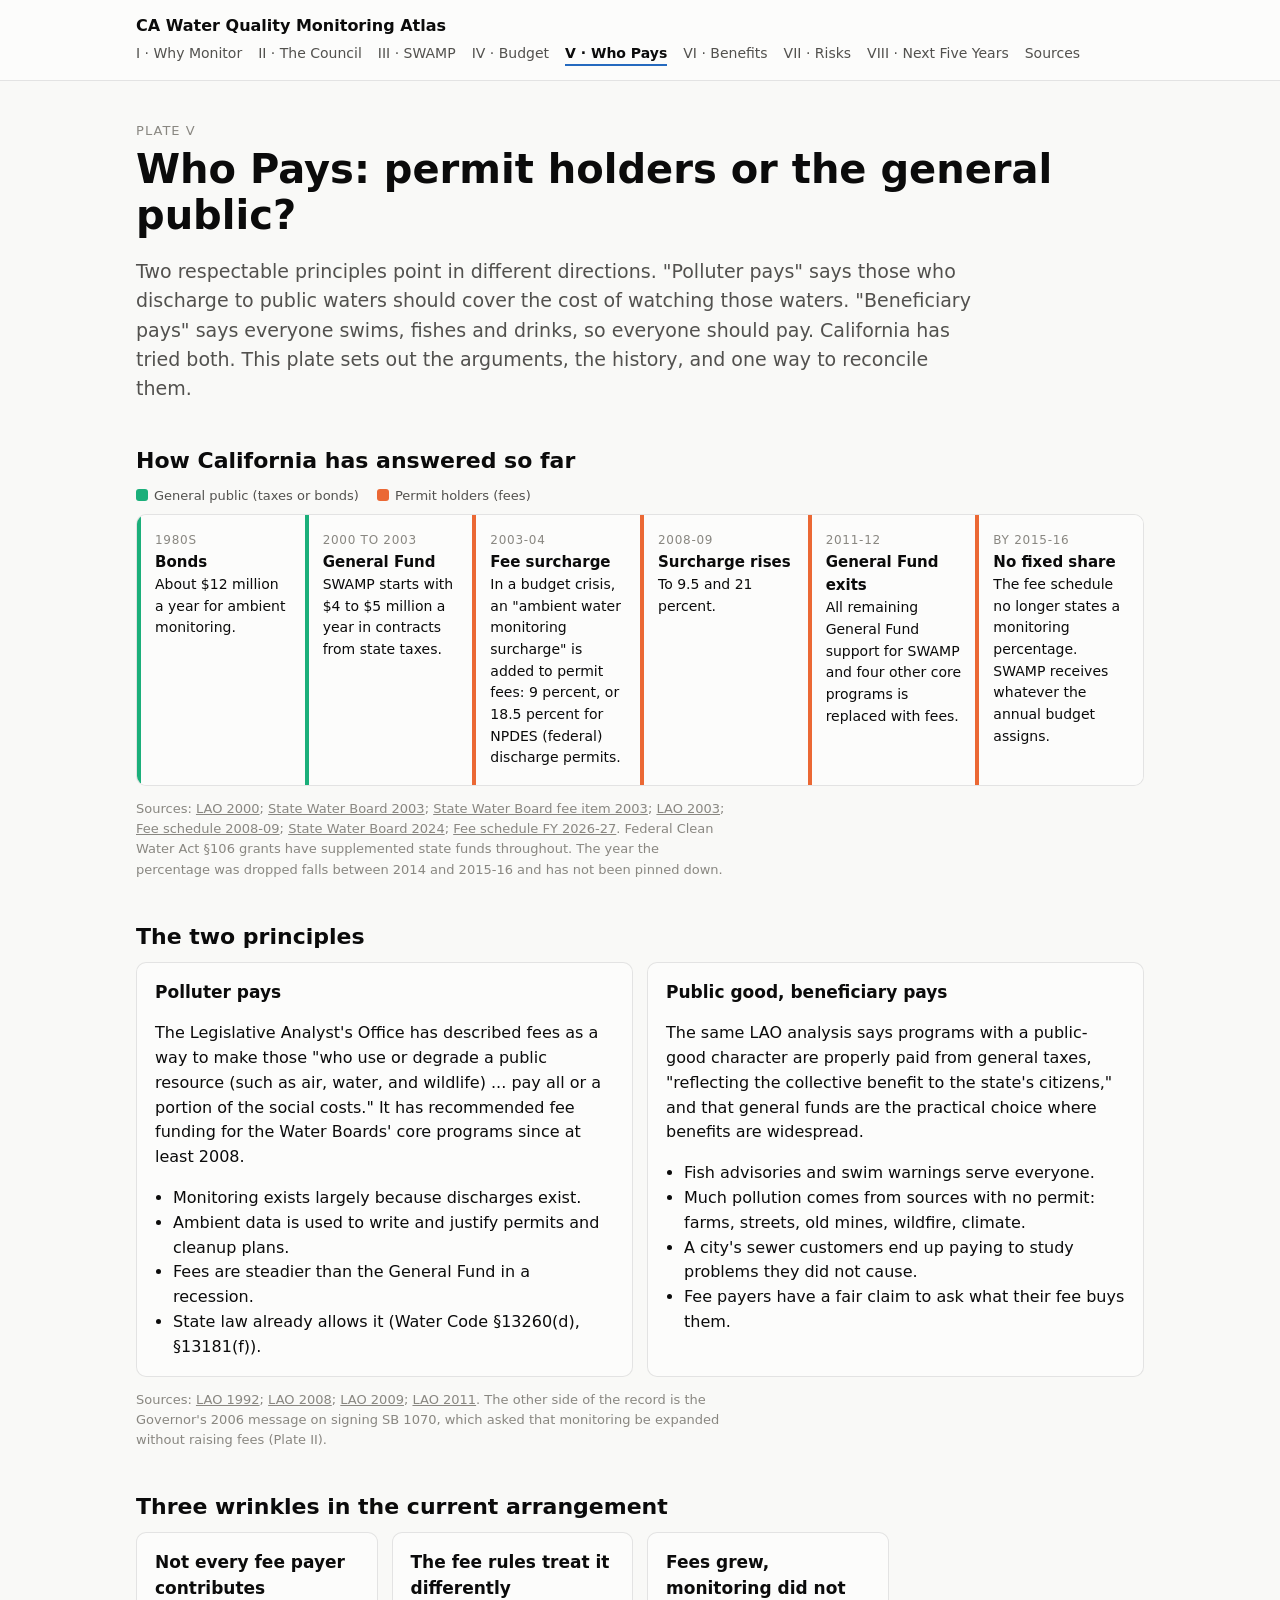
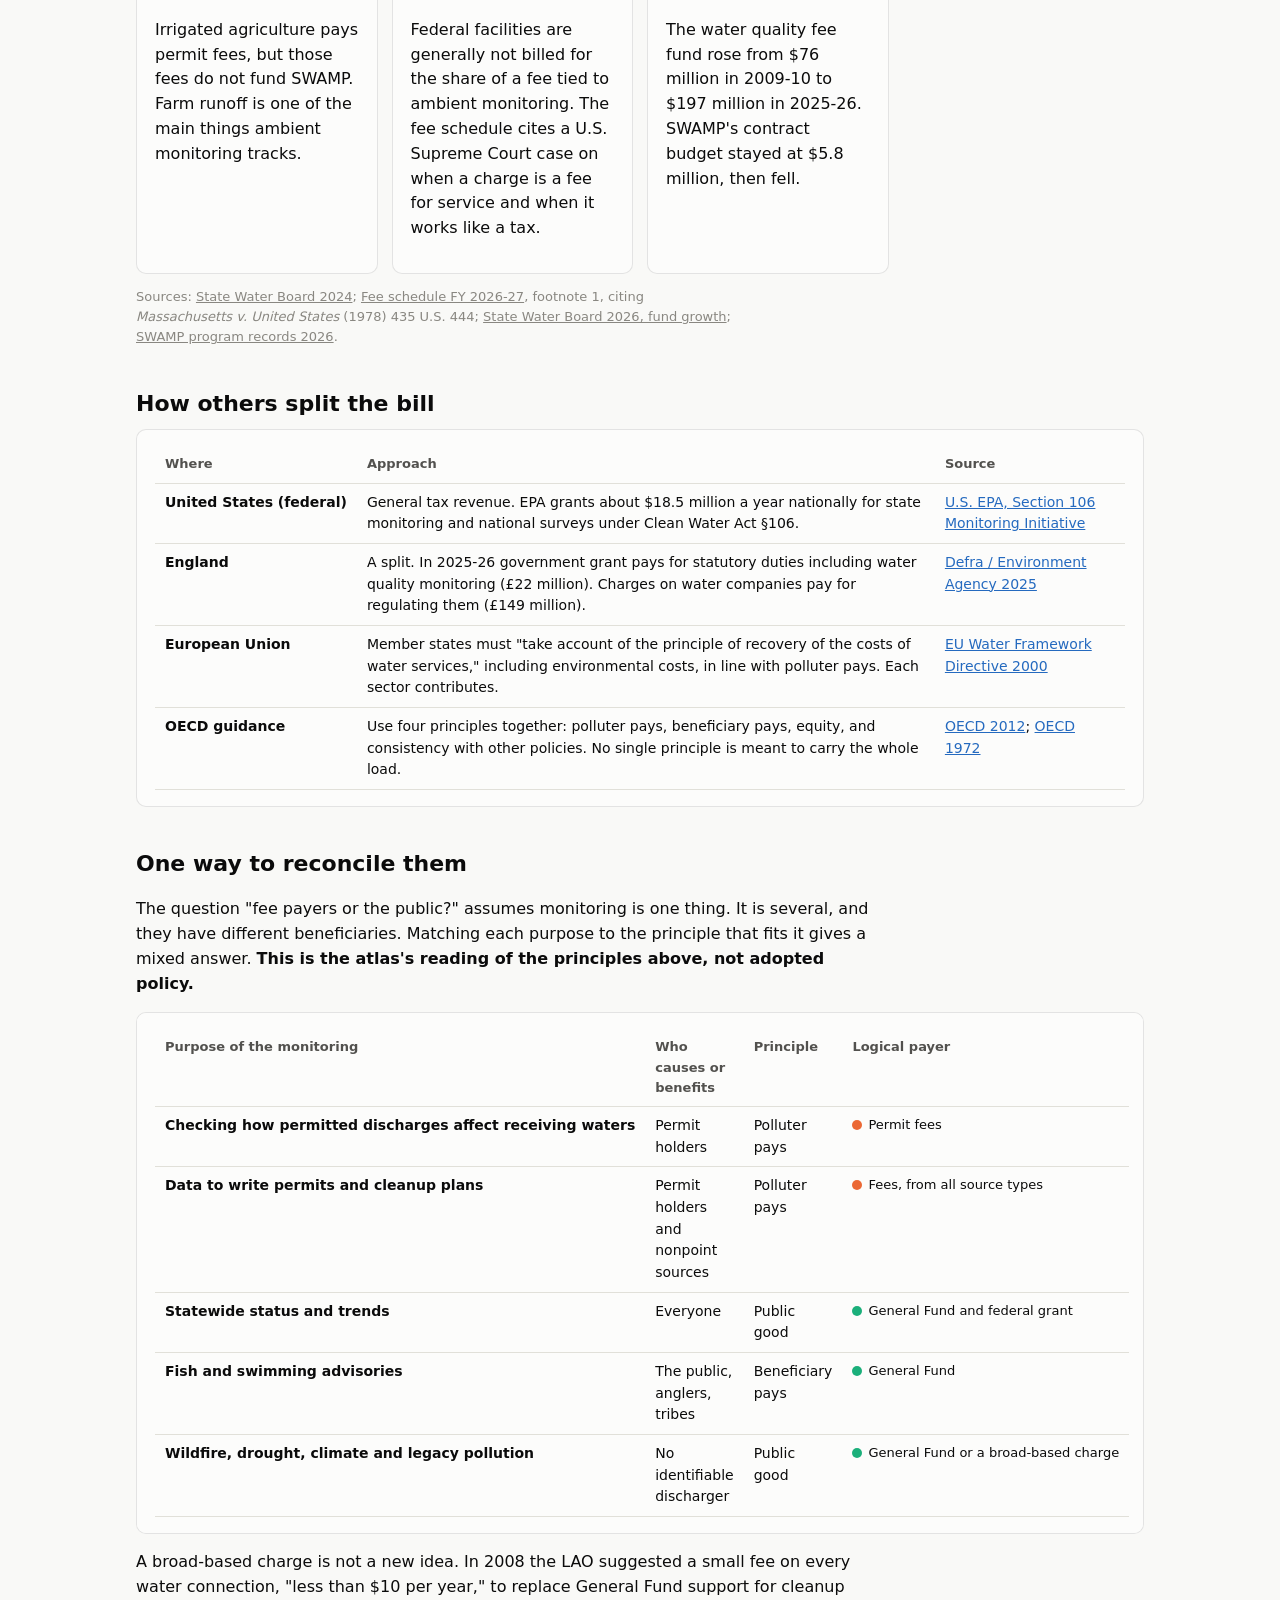
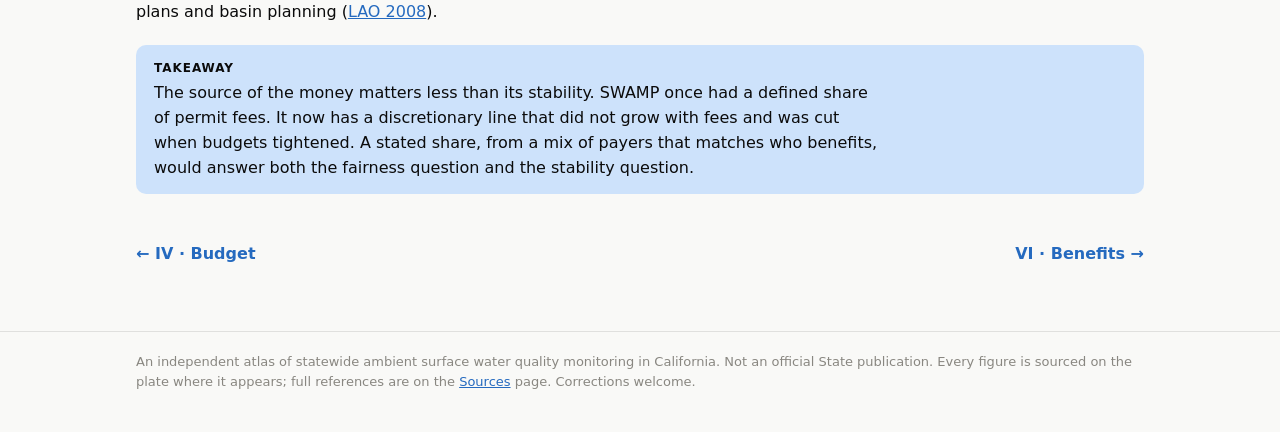
<file: plates/who-pays.html>
<!doctype html>
<html lang="en" data-root="../">
<head>
<meta charset="utf-8">
<meta name="viewport" content="width=device-width, initial-scale=1">
<title>Who Pays · CA Water Quality Monitoring Atlas</title>
<link rel="stylesheet" href="../assets/atlas.css">
<style>
  .req td:first-child { white-space: nowrap; font-weight: 600; }
  .shift { display: grid; gap: 0; grid-template-columns: repeat(auto-fit, minmax(150px, 1fr)); }
  .shift div { padding: 14px 14px 16px; border-left: 4px solid var(--neutral); background: var(--surface); font-size: 14px; }
  .shift div.pub { border-color: var(--s3); } .shift div.fee { border-color: var(--s2); }
  .shift b { display: block; font-size: 15px; } .shift span { color: var(--muted); font-size: 12px; text-transform: uppercase; letter-spacing: .06em; }
  .key { display: flex; flex-wrap: wrap; gap: 6px 18px; font-size: 13px; color: var(--ink-2); margin: 8px 0; }
  .key i { display: inline-block; width: 12px; height: 12px; border-radius: 3px; margin-right: 6px; vertical-align: -1px; }
</style>
</head>
<body>
<main class="wrap">
  <div class="plate-no">Plate V</div>
  <h1>Who Pays: permit holders or the general public?</h1>
  <p class="lede">Two respectable principles point in different directions. "Polluter pays" says those who discharge to public waters should cover the cost of watching those waters. "Beneficiary pays" says everyone swims, fishes and drinks, so everyone should pay. California has tried both. This plate sets out the arguments, the history, and one way to reconcile them.</p>

  <h2>How California has answered so far</h2>
  <div class="key"><span><i style="background:var(--s3)"></i>General public (taxes or bonds)</span><span><i style="background:var(--s2)"></i>Permit holders (fees)</span></div>
  <div class="shift card" style="padding:0;overflow:hidden">
    <div class="pub"><span>1980s</span><b>Bonds</b>About $12 million a year for ambient monitoring.</div>
    <div class="pub"><span>2000 to 2003</span><b>General Fund</b>SWAMP starts with $4 to $5 million a year in contracts from state taxes.</div>
    <div class="fee"><span>2003-04</span><b>Fee surcharge</b>In a budget crisis, an "ambient water monitoring surcharge" is added to permit fees: 9 percent, or 18.5 percent for NPDES (federal) discharge permits.</div>
    <div class="fee"><span>2008-09</span><b>Surcharge rises</b>To 9.5 and 21 percent.</div>
    <div class="fee"><span>2011-12</span><b>General Fund exits</b>All remaining General Fund support for SWAMP and four other core programs is replaced with fees.</div>
    <div class="fee"><span>By 2015-16</span><b>No fixed share</b>The fee schedule no longer states a monitoring percentage. SWAMP receives whatever the annual budget assigns.</div>
  </div>
  <p class="src">Sources: <a data-ref="lao2000"></a>; <a data-ref="rpt2003"></a>; <a data-ref="fee2003"></a>; <a data-ref="lao2003"></a>; <a data-ref="fees0809"></a>; <a data-ref="swrcb2024"></a>; <a data-ref="fees2627"></a>. Federal Clean Water Act §106 grants have supplemented state funds throughout. The year the percentage was dropped falls between 2014 and 2015-16 and has not been pinned down.</p>

  <h2>The two principles</h2>
  <div class="two">
    <div class="card"><h3>Polluter pays</h3>
      <p>The Legislative Analyst's Office has described fees as a way to make those "who use or degrade a public resource (such as air, water, and wildlife) ... pay all or a portion of the social costs." It has recommended fee funding for the Water Boards' core programs since at least 2008.</p>
      <ul>
        <li>Monitoring exists largely because discharges exist.</li>
        <li>Ambient data is used to write and justify permits and cleanup plans.</li>
        <li>Fees are steadier than the General Fund in a recession.</li>
        <li>State law already allows it (Water Code §13260(d), §13181(f)).</li>
      </ul></div>
    <div class="card"><h3>Public good, beneficiary pays</h3>
      <p>The same LAO analysis says programs with a public-good character are properly paid from general taxes, "reflecting the collective benefit to the state's citizens," and that general funds are the practical choice where benefits are widespread.</p>
      <ul>
        <li>Fish advisories and swim warnings serve everyone.</li>
        <li>Much pollution comes from sources with no permit: farms, streets, old mines, wildfire, climate.</li>
        <li>A city's sewer customers end up paying to study problems they did not cause.</li>
        <li>Fee payers have a fair claim to ask what their fee buys them.</li>
      </ul></div>
  </div>
  <p class="src">Sources: <a data-ref="lao1992"></a>; <a data-ref="lao2008"></a>; <a data-ref="lao2009"></a>; <a data-ref="lao2011"></a>. The other side of the record is the Governor's 2006 message on signing SB 1070, which asked that monitoring be expanded without raising fees (Plate II).</p>

  <h2>Three wrinkles in the current arrangement</h2>
  <div class="grid">
    <div class="card"><h3>Not every fee payer contributes</h3><p>Irrigated agriculture pays permit fees, but those fees do not fund SWAMP. Farm runoff is one of the main things ambient monitoring tracks.</p></div>
    <div class="card"><h3>The fee rules treat it differently</h3><p>Federal facilities are generally not billed for the share of a fee tied to ambient monitoring. The fee schedule cites a U.S. Supreme Court case on when a charge is a fee for service and when it works like a tax.</p></div>
    <div class="card"><h3>Fees grew, monitoring did not</h3><p>The water quality fee fund rose from $76 million in 2009-10 to $197 million in 2025-26. SWAMP's contract budget stayed at $5.8 million, then fell.</p></div>
  </div>
  <p class="src">Sources: <a data-ref="swrcb2024"></a>; <a data-ref="fees2627"></a>, footnote 1, citing <i>Massachusetts v. United States</i> (1978) 435 U.S. 444; <a data-ref="wdpfgrowth"></a>; <a data-ref="swampint"></a>.</p>

  <h2>How others split the bill</h2>
  <div class="tbl-scroll card">
  <table class="req">
    <thead><tr><th>Where</th><th>Approach</th><th>Source</th></tr></thead>
    <tbody>
      <tr><td>United States (federal)</td><td>General tax revenue. EPA grants about $18.5 million a year nationally for state monitoring and national surveys under Clean Water Act §106.</td><td><a data-ref="epa106"></a></td></tr>
      <tr><td>England</td><td>A split. In 2025-26 government grant pays for statutory duties including water quality monitoring (£22 million). Charges on water companies pay for regulating them (£149 million).</td><td><a data-ref="defra2025"></a></td></tr>
      <tr><td>European Union</td><td>Member states must "take account of the principle of recovery of the costs of water services," including environmental costs, in line with polluter pays. Each sector contributes.</td><td><a data-ref="wfd2000"></a></td></tr>
      <tr><td>OECD guidance</td><td>Use four principles together: polluter pays, beneficiary pays, equity, and consistency with other policies. No single principle is meant to carry the whole load.</td><td><a data-ref="oecd2012"></a>; <a data-ref="oecd1972"></a></td></tr>
    </tbody>
  </table>
  </div>

  <h2>One way to reconcile them</h2>
  <p>The question "fee payers or the public?" assumes monitoring is one thing. It is several, and they have different beneficiaries. Matching each purpose to the principle that fits it gives a mixed answer. <b>This is the atlas's reading of the principles above, not adopted policy.</b></p>
  <div class="tbl-scroll card">
  <table class="req">
    <thead><tr><th>Purpose of the monitoring</th><th>Who causes or benefits</th><th>Principle</th><th>Logical payer</th></tr></thead>
    <tbody>
      <tr><td>Checking how permitted discharges affect receiving waters</td><td>Permit holders</td><td>Polluter pays</td><td><span class="badge"><span class="dot" style="background:var(--s2)"></span>Permit fees</span></td></tr>
      <tr><td>Data to write permits and cleanup plans</td><td>Permit holders and nonpoint sources</td><td>Polluter pays</td><td><span class="badge"><span class="dot" style="background:var(--s2)"></span>Fees, from all source types</span></td></tr>
      <tr><td>Statewide status and trends</td><td>Everyone</td><td>Public good</td><td><span class="badge"><span class="dot" style="background:var(--s3)"></span>General Fund and federal grant</span></td></tr>
      <tr><td>Fish and swimming advisories</td><td>The public, anglers, tribes</td><td>Beneficiary pays</td><td><span class="badge"><span class="dot" style="background:var(--s3)"></span>General Fund</span></td></tr>
      <tr><td>Wildfire, drought, climate and legacy pollution</td><td>No identifiable discharger</td><td>Public good</td><td><span class="badge"><span class="dot" style="background:var(--s3)"></span>General Fund or a broad-based charge</span></td></tr>
    </tbody>
  </table>
  </div>
  <p>A broad-based charge is not a new idea. In 2008 the LAO suggested a small fee on every water connection, "less than $10 per year," to replace General Fund support for cleanup plans and basin planning (<a data-ref="lao2008"></a>).</p>

  <div class="takeaway"><b>Takeaway</b><p>The source of the money matters less than its stability. SWAMP once had a defined share of permit fees. It now has a discretionary line that did not grow with fees and was cut when budgets tightened. A stated share, from a mix of payers that matches who benefits, would answer both the fairness question and the stability question.</p></div>
</main>
<script src="../assets/refs.js"></script>
<script src="../assets/atlas.js"></script>
</body>
</html>
</file>
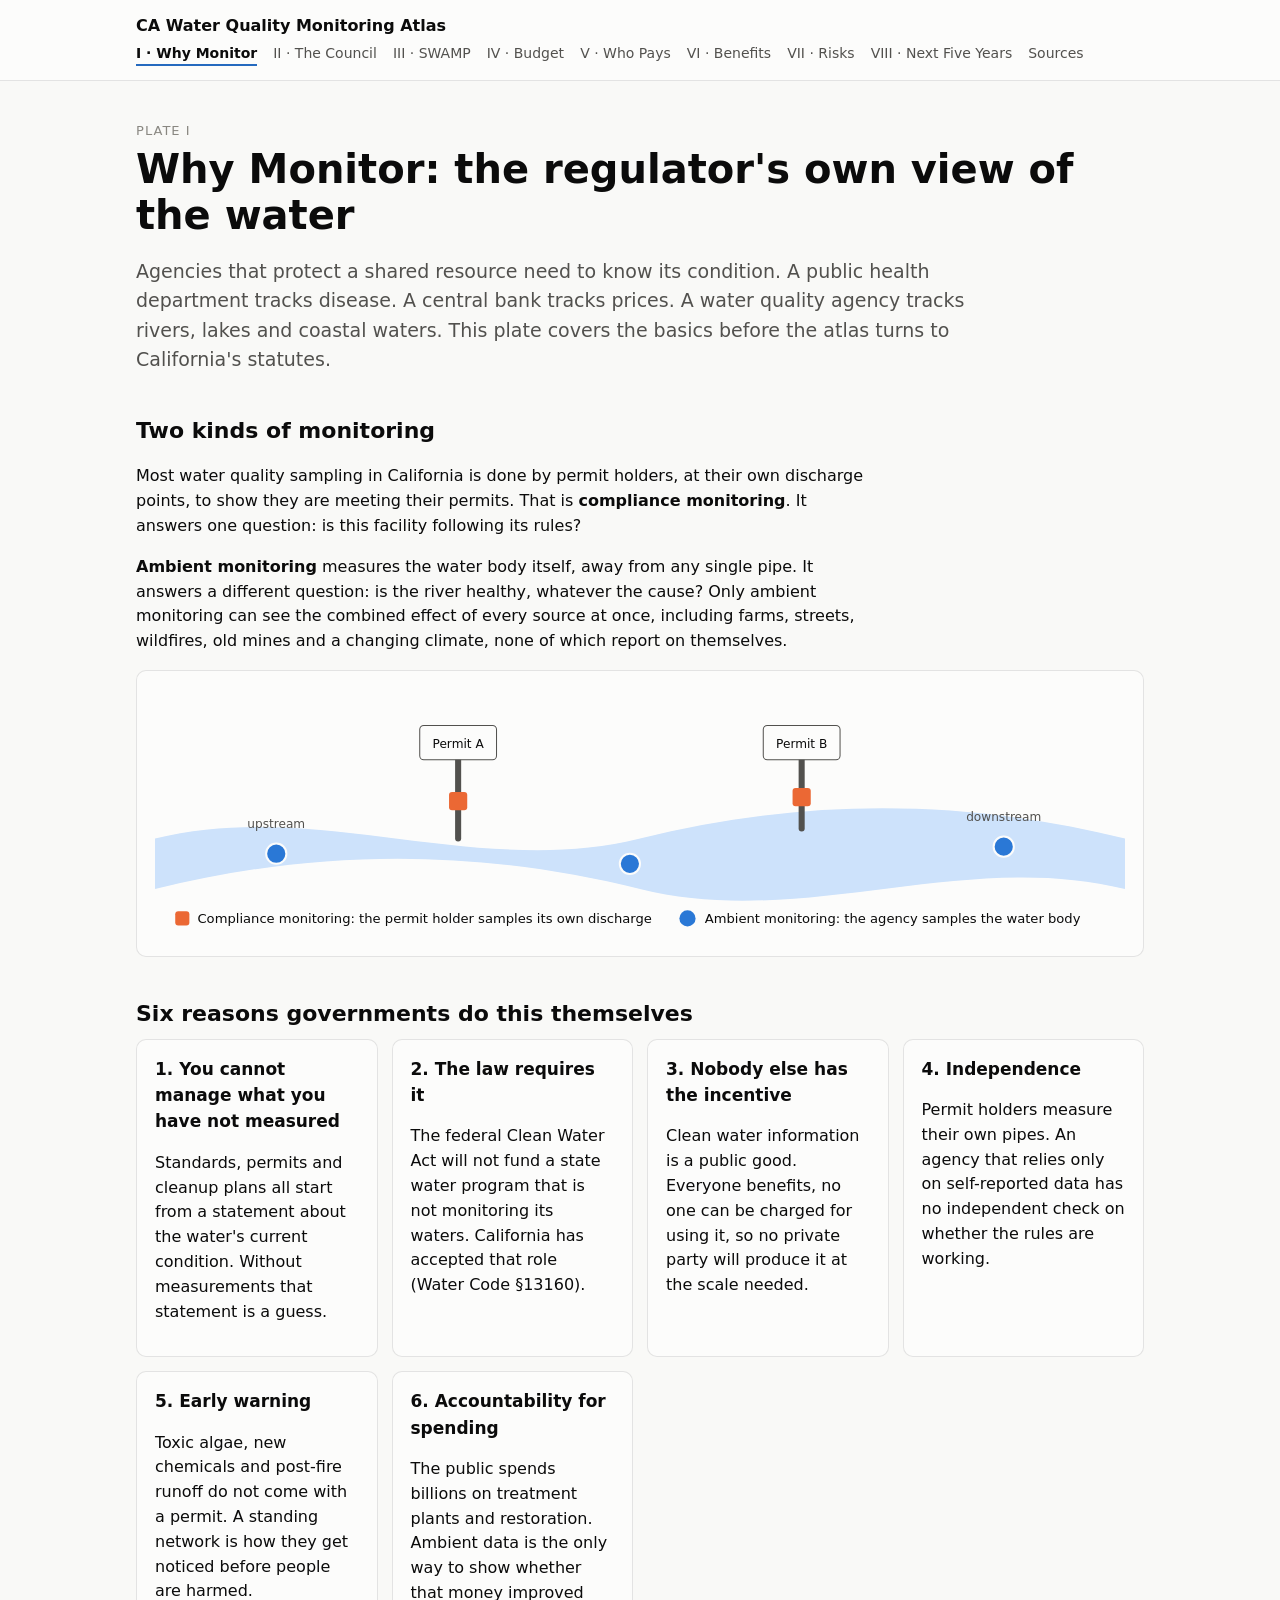
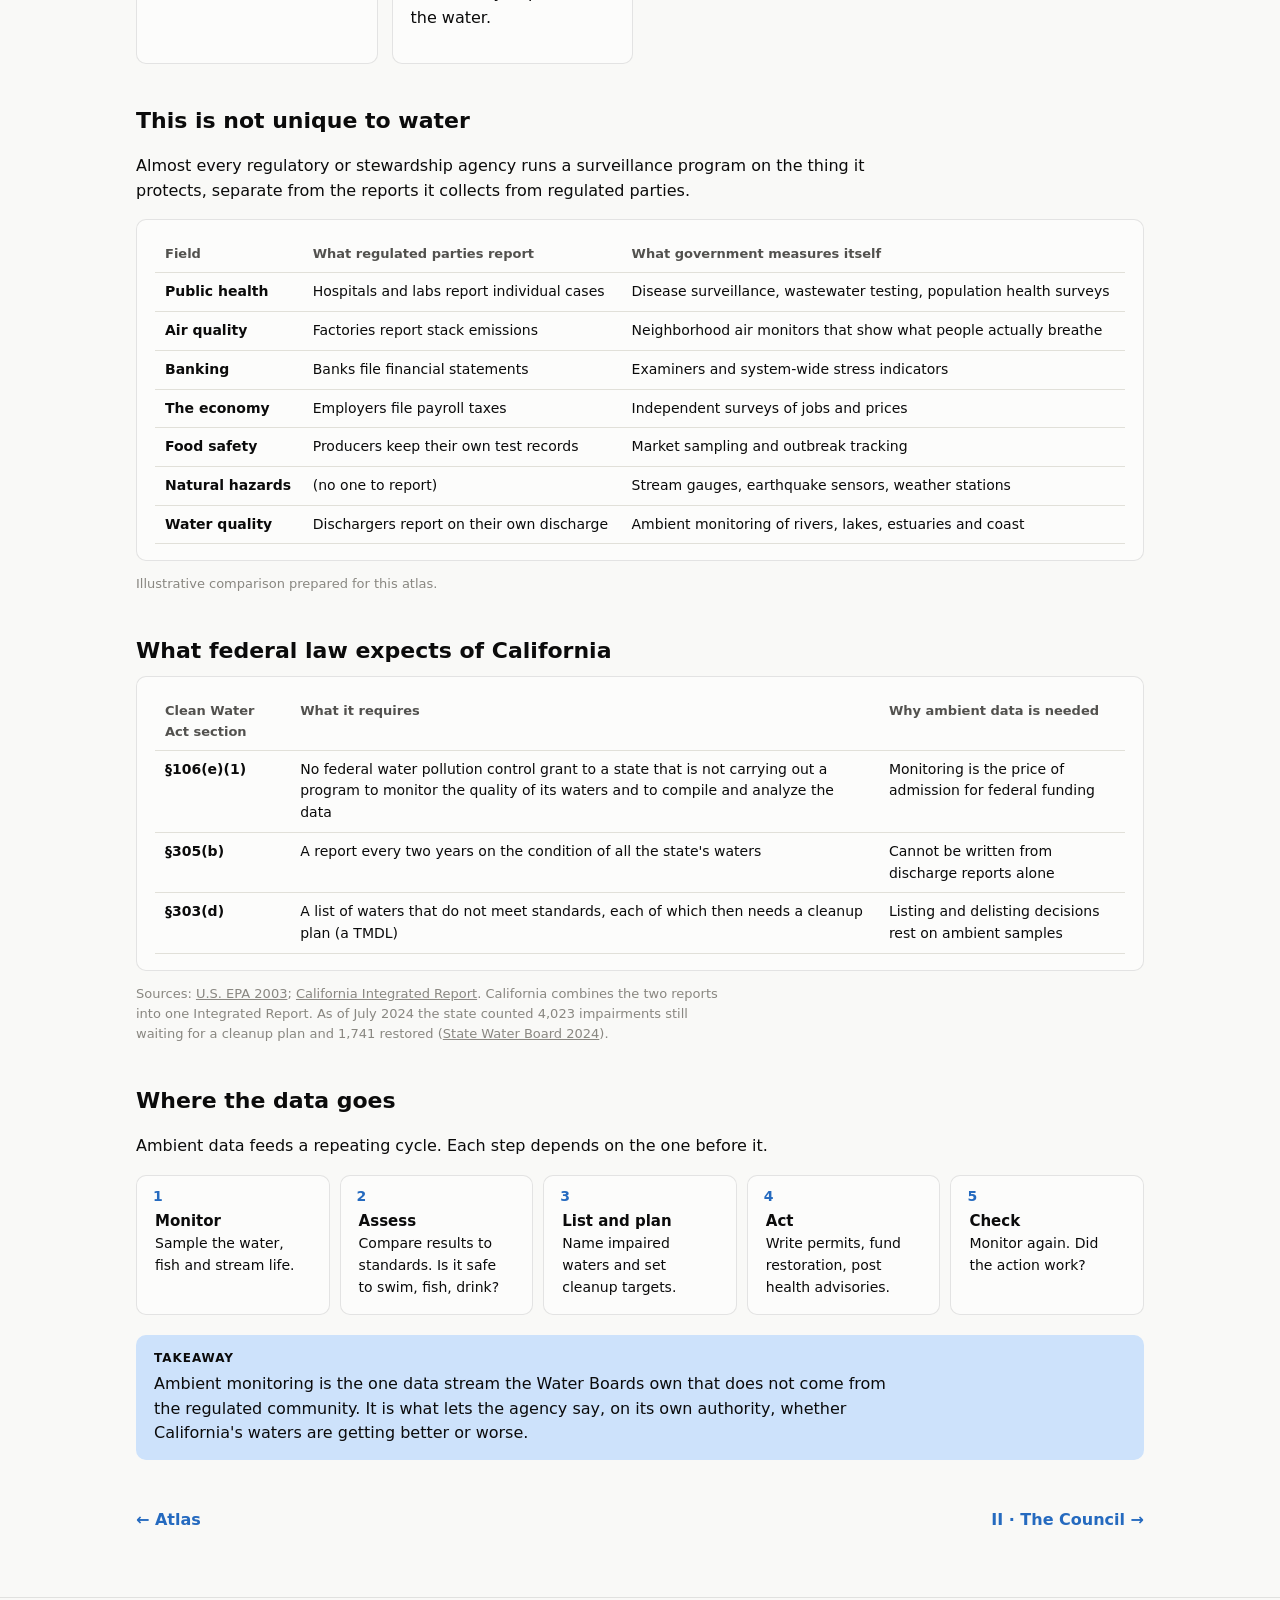
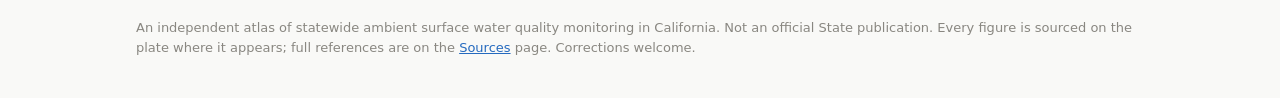
<file: plates/why.html>
<!doctype html>
<html lang="en" data-root="../">
<head>
<meta charset="utf-8">
<meta name="viewport" content="width=device-width, initial-scale=1">
<title>Why Monitor · CA Water Quality Monitoring Atlas</title>
<link rel="stylesheet" href="../assets/atlas.css">
<style>
  .river svg { width: 100%; height: auto; display: block; }
  .loop { display: grid; gap: 10px; grid-template-columns: repeat(auto-fit, minmax(170px, 1fr)); counter-reset: s; }
  .loop .card { position: relative; padding-top: 34px; font-size: 14px; }
  .loop .card::before { counter-increment: s; content: counter(s); position: absolute; top: 10px; left: 16px; font-weight: 700; color: var(--accent); }
  .loop b { display: block; font-size: 15px; }
</style>
</head>
<body>
<main class="wrap">
  <div class="plate-no">Plate I</div>
  <h1>Why Monitor: the regulator's own view of the water</h1>
  <p class="lede">Agencies that protect a shared resource need to know its condition. A public health department tracks disease. A central bank tracks prices. A water quality agency tracks rivers, lakes and coastal waters. This plate covers the basics before the atlas turns to California's statutes.</p>

  <h2>Two kinds of monitoring</h2>
  <p>Most water quality sampling in California is done by permit holders, at their own discharge points, to show they are meeting their permits. That is <b>compliance monitoring</b>. It answers one question: is this facility following its rules?</p>
  <p><b>Ambient monitoring</b> measures the water body itself, away from any single pipe. It answers a different question: is the river healthy, whatever the cause? Only ambient monitoring can see the combined effect of every source at once, including farms, streets, wildfires, old mines and a changing climate, none of which report on themselves.</p>
  <div class="river card">
    <svg viewBox="0 0 960 250" role="img" aria-label="A river with two discharge pipes. Compliance monitoring happens at each pipe. Ambient monitoring happens in the river itself, upstream, between and downstream of the pipes.">
      <path d="M0 150 C 160 110, 320 190, 480 150 S 800 110, 960 150 L 960 200 C 800 160, 640 240, 480 200 S 160 160, 0 200 Z" fill="var(--accent-wash)"/>
      <!-- pipes -->
      <g stroke="var(--ink-2)" stroke-width="6" stroke-linecap="round"><line x1="300" y1="70" x2="300" y2="150"/><line x1="640" y1="70" x2="640" y2="140"/></g>
      <rect x="262" y="38" width="76" height="34" rx="4" fill="var(--surface)" stroke="var(--ink-2)"/><text x="300" y="60" text-anchor="middle" font-size="12" fill="var(--ink)">Permit A</text>
      <rect x="602" y="38" width="76" height="34" rx="4" fill="var(--surface)" stroke="var(--ink-2)"/><text x="640" y="60" text-anchor="middle" font-size="12" fill="var(--ink)">Permit B</text>
      <g fill="var(--s2)"><rect x="291" y="104" width="18" height="18" rx="3"/><rect x="631" y="100" width="18" height="18" rx="3"/></g>
      <g fill="var(--s1)" stroke="var(--surface)" stroke-width="2"><circle cx="120" cy="165" r="10"/><circle cx="470" cy="175" r="10"/><circle cx="840" cy="158" r="10"/></g>
      <!-- legend -->
      <rect x="20" y="222" width="14" height="14" rx="3" fill="var(--s2)"/><text x="42" y="234" font-size="13" fill="var(--ink)">Compliance monitoring: the permit holder samples its own discharge</text>
      <circle cx="527" cy="229" r="8" fill="var(--s1)"/><text x="544" y="234" font-size="13" fill="var(--ink)">Ambient monitoring: the agency samples the water body</text>
      <text x="120" y="140" text-anchor="middle" font-size="12" fill="var(--ink-2)">upstream</text>
      <text x="840" y="133" text-anchor="middle" font-size="12" fill="var(--ink-2)">downstream</text>
    </svg>
  </div>

  <h2>Six reasons governments do this themselves</h2>
  <div class="grid">
    <div class="card"><h3>1. You cannot manage what you have not measured</h3><p>Standards, permits and cleanup plans all start from a statement about the water's current condition. Without measurements that statement is a guess.</p></div>
    <div class="card"><h3>2. The law requires it</h3><p>The federal Clean Water Act will not fund a state water program that is not monitoring its waters. California has accepted that role (Water Code §13160).</p></div>
    <div class="card"><h3>3. Nobody else has the incentive</h3><p>Clean water information is a public good. Everyone benefits, no one can be charged for using it, so no private party will produce it at the scale needed.</p></div>
    <div class="card"><h3>4. Independence</h3><p>Permit holders measure their own pipes. An agency that relies only on self-reported data has no independent check on whether the rules are working.</p></div>
    <div class="card"><h3>5. Early warning</h3><p>Toxic algae, new chemicals and post-fire runoff do not come with a permit. A standing network is how they get noticed before people are harmed.</p></div>
    <div class="card"><h3>6. Accountability for spending</h3><p>The public spends billions on treatment plants and restoration. Ambient data is the only way to show whether that money improved the water.</p></div>
  </div>

  <h2>This is not unique to water</h2>
  <p>Almost every regulatory or stewardship agency runs a surveillance program on the thing it protects, separate from the reports it collects from regulated parties.</p>
  <div class="tbl-scroll card">
  <table>
    <thead><tr><th>Field</th><th>What regulated parties report</th><th>What government measures itself</th></tr></thead>
    <tbody>
      <tr><td><b>Public health</b></td><td>Hospitals and labs report individual cases</td><td>Disease surveillance, wastewater testing, population health surveys</td></tr>
      <tr><td><b>Air quality</b></td><td>Factories report stack emissions</td><td>Neighborhood air monitors that show what people actually breathe</td></tr>
      <tr><td><b>Banking</b></td><td>Banks file financial statements</td><td>Examiners and system-wide stress indicators</td></tr>
      <tr><td><b>The economy</b></td><td>Employers file payroll taxes</td><td>Independent surveys of jobs and prices</td></tr>
      <tr><td><b>Food safety</b></td><td>Producers keep their own test records</td><td>Market sampling and outbreak tracking</td></tr>
      <tr><td><b>Natural hazards</b></td><td>(no one to report)</td><td>Stream gauges, earthquake sensors, weather stations</td></tr>
      <tr><td><b>Water quality</b></td><td>Dischargers report on their own discharge</td><td>Ambient monitoring of rivers, lakes, estuaries and coast</td></tr>
    </tbody>
  </table>
  </div>
  <p class="src">Illustrative comparison prepared for this atlas.</p>

  <h2>What federal law expects of California</h2>
  <div class="tbl-scroll card">
  <table>
    <thead><tr><th>Clean Water Act section</th><th>What it requires</th><th>Why ambient data is needed</th></tr></thead>
    <tbody>
      <tr><td><b>§106(e)(1)</b></td><td>No federal water pollution control grant to a state that is not carrying out a program to monitor the quality of its waters and to compile and analyze the data</td><td>Monitoring is the price of admission for federal funding</td></tr>
      <tr><td><b>§305(b)</b></td><td>A report every two years on the condition of all the state's waters</td><td>Cannot be written from discharge reports alone</td></tr>
      <tr><td><b>§303(d)</b></td><td>A list of waters that do not meet standards, each of which then needs a cleanup plan (a TMDL)</td><td>Listing and delisting decisions rest on ambient samples</td></tr>
    </tbody>
  </table>
  </div>
  <p class="src">Sources: <a data-ref="epa2003"></a>; <a data-ref="ir"></a>. California combines the two reports into one Integrated Report. As of July 2024 the state counted 4,023 impairments still waiting for a cleanup plan and 1,741 restored (<a data-ref="swrcb2024"></a>).</p>

  <h2>Where the data goes</h2>
  <p>Ambient data feeds a repeating cycle. Each step depends on the one before it.</p>
  <div class="loop">
    <div class="card"><b>Monitor</b>Sample the water, fish and stream life.</div>
    <div class="card"><b>Assess</b>Compare results to standards. Is it safe to swim, fish, drink?</div>
    <div class="card"><b>List and plan</b>Name impaired waters and set cleanup targets.</div>
    <div class="card"><b>Act</b>Write permits, fund restoration, post health advisories.</div>
    <div class="card"><b>Check</b>Monitor again. Did the action work?</div>
  </div>

  <div class="takeaway"><b>Takeaway</b><p>Ambient monitoring is the one data stream the Water Boards own that does not come from the regulated community. It is what lets the agency say, on its own authority, whether California's waters are getting better or worse.</p></div>
</main>
<script src="../assets/refs.js"></script>
<script src="../assets/atlas.js"></script>
</body>
</html>
</file>
<file: assets/atlas.css>
:root {
  color-scheme: light;
  --page: #f9f9f7;
  --surface: #fcfcfb;
  --ink: #0b0b0b;
  --ink-2: #52514e;
  --muted: #898781;
  --grid: #e1e0d9;
  --axis: #c3c2b7;
  --border: rgba(11,11,11,0.10);
  --accent: #256abf;
  --accent-wash: #cde2fb;
  --s1: #2a78d6; --s2: #eb6834; --s3: #1baf7a; --s4: #eda100;
  --good: #0ca30c; --warning: #fab219; --serious: #ec835a; --critical: #d03b3b;
  --neutral: #c3c2b7;
}
@media (prefers-color-scheme: dark) {
  :root:not([data-theme="light"]) {
    color-scheme: dark;
    --page: #0d0d0d; --surface: #1a1a19; --ink: #ffffff; --ink-2: #c3c2b7;
    --grid: #2c2c2a; --axis: #383835; --border: rgba(255,255,255,0.10);
    --accent: #6da7ec; --accent-wash: #184f95;
    --s1: #3987e5; --s2: #d95926; --s3: #199e70; --s4: #c98500; --neutral: #52514e;
  }
}
:root[data-theme="dark"] {
  color-scheme: dark;
  --page: #0d0d0d; --surface: #1a1a19; --ink: #ffffff; --ink-2: #c3c2b7;
  --grid: #2c2c2a; --axis: #383835; --border: rgba(255,255,255,0.10);
  --accent: #6da7ec; --accent-wash: #184f95;
  --s1: #3987e5; --s2: #d95926; --s3: #199e70; --s4: #c98500; --neutral: #52514e;
}
* { box-sizing: border-box; }
body {
  margin: 0; background: var(--page); color: var(--ink);
  font: 16px/1.55 system-ui, -apple-system, "Segoe UI", sans-serif;
}
a { color: var(--accent); }
.wrap { max-width: 1040px; margin: 0 auto; padding: 0 16px; }
header.site { border-bottom: 1px solid var(--border); background: var(--surface); }
header.site .wrap { display: flex; flex-wrap: wrap; gap: 4px 20px; align-items: baseline; padding-top: 14px; padding-bottom: 14px; }
header.site .brand { font-weight: 700; text-decoration: none; color: var(--ink); margin-right: auto; }
header.site nav { display: flex; flex-wrap: wrap; gap: 4px 16px; font-size: 14px; }
header.site nav a { color: var(--ink-2); text-decoration: none; }
header.site nav a[aria-current="page"] { color: var(--ink); font-weight: 600; border-bottom: 2px solid var(--accent); }
.plate-no { font-size: 13px; letter-spacing: .08em; text-transform: uppercase; color: var(--muted); margin: 40px 0 4px; }
h1 { font-size: clamp(28px, 4vw, 40px); line-height: 1.15; margin: 0 0 12px; }
h2 { font-size: 22px; margin: 40px 0 8px; }
h3 { font-size: 17px; margin: 24px 0 6px; }
.lede { font-size: 19px; color: var(--ink-2); max-width: 70ch; }
p, li { max-width: 72ch; }
.card { background: var(--surface); border: 1px solid var(--border); border-radius: 10px; padding: 16px 18px; }
.grid { display: grid; gap: 14px; grid-template-columns: repeat(auto-fill, minmax(240px, 1fr)); }
.stat .v { font-size: 34px; font-weight: 700; line-height: 1.1; }
.stat .l { color: var(--ink-2); font-size: 14px; }
.src { font-size: 13px; color: var(--muted); }
.src a { color: var(--muted); }
table { border-collapse: collapse; width: 100%; font-size: 14px; }
th, td { text-align: left; padding: 8px 10px; border-bottom: 1px solid var(--grid); vertical-align: top; }
th { font-weight: 600; color: var(--ink-2); font-size: 13px; }
td.num { font-variant-numeric: tabular-nums; }
.tbl-scroll { overflow-x: auto; }
.badge { display: inline-flex; align-items: center; gap: 6px; font-size: 13px; white-space: nowrap; }
.dot { width: 10px; height: 10px; border-radius: 50%; display: inline-block; flex: none; }
.callout { border-left: 3px solid var(--accent); padding: 4px 0 4px 14px; color: var(--ink-2); }
footer.site { margin-top: 64px; border-top: 1px solid var(--border); padding: 20px 0 40px; font-size: 13px; color: var(--muted); }
.tip { position: fixed; pointer-events: none; background: var(--surface); color: var(--ink); border: 1px solid var(--border);
  border-radius: 8px; padding: 8px 10px; font-size: 13px; max-width: 320px; box-shadow: 0 4px 16px rgba(0,0,0,.12); opacity: 0; transition: opacity .1s; z-index: 10; }
.tip.on { opacity: 1; }
.pager { display: flex; justify-content: space-between; gap: 16px; margin-top: 48px; font-weight: 600; }
.pager a { text-decoration: none; }
.takeaway { background: var(--accent-wash); border-radius: 10px; padding: 14px 18px; margin: 20px 0; }
.takeaway b:first-child { display: block; font-size: 12px; letter-spacing: .08em; text-transform: uppercase; margin-bottom: 4px; }
.takeaway p { margin: 0; }
blockquote.law { margin: 14px 0; padding: 12px 16px; border-left: 3px solid var(--accent); background: var(--surface); font-family: Georgia, "Times New Roman", serif; font-size: 16px; }
blockquote.law cite { display: block; margin-top: 6px; font: 13px system-ui, sans-serif; color: var(--muted); font-style: normal; }
.two { display: grid; gap: 14px; grid-template-columns: repeat(auto-fit, minmax(300px, 1fr)); }
.two h3, .grid h3 { margin-top: 0; }
.card ul { margin: 0; padding-left: 18px; }
.ref { font-size: 14px; color: var(--ink-2); margin: 6px 0 0; }
.pending { border: 1px dashed var(--axis); border-radius: 10px; padding: 16px 18px; color: var(--ink-2); }
sup a { text-decoration: none; }
</file>
